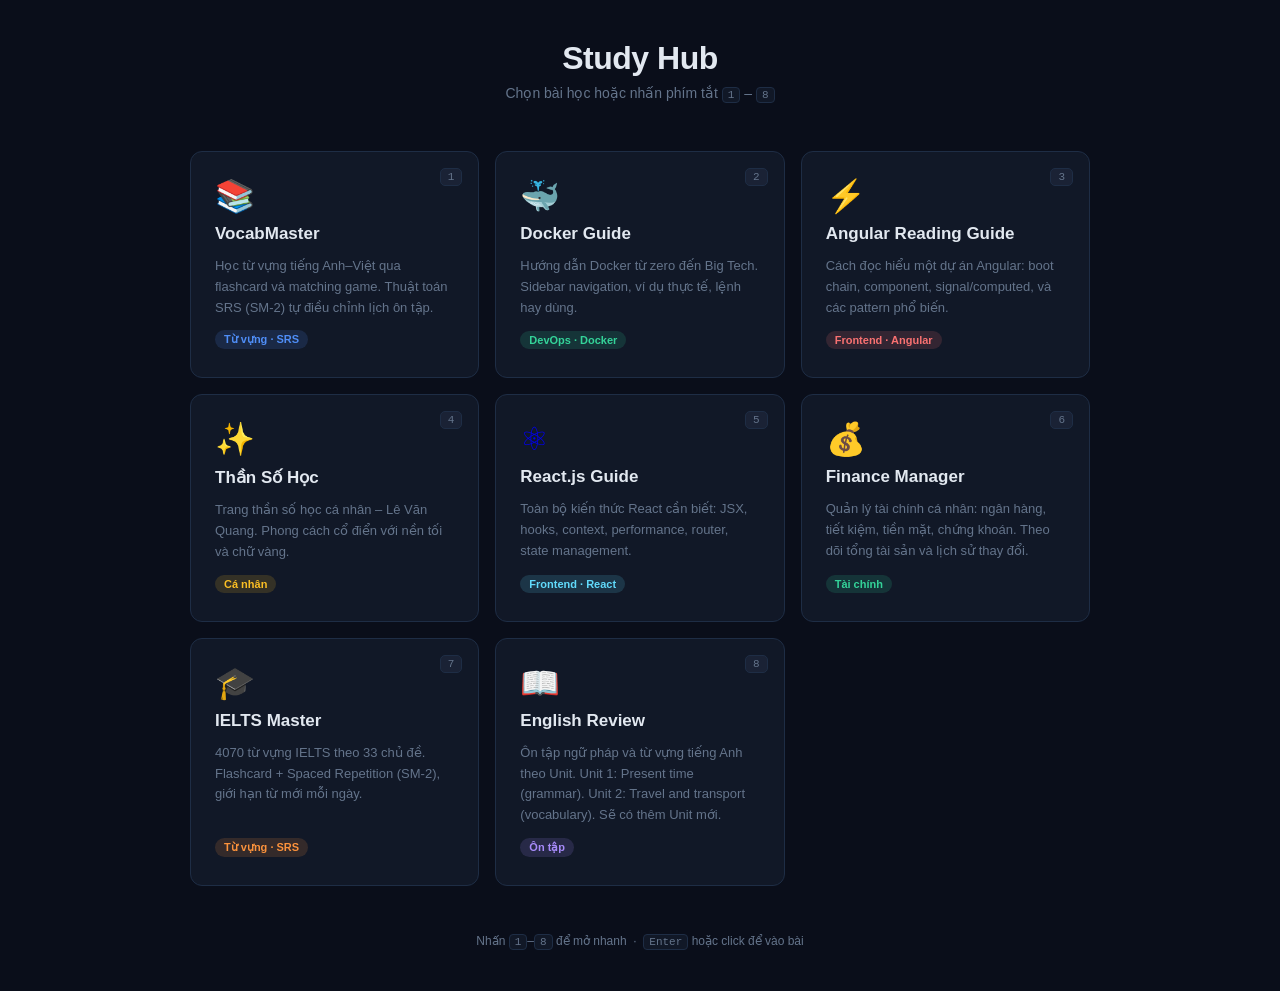
<file: index.html>
<!DOCTYPE html>
<html lang="vi">
<head>
<meta charset="UTF-8">
<meta name="viewport" content="width=device-width, initial-scale=1.0">
<title>Study Hub</title>
<link rel="icon" type="image/svg+xml" href="data:image/svg+xml,<svg xmlns='http://www.w3.org/2000/svg' viewBox='0 0 32 32'><rect width='32' height='32' rx='6' fill='%234f8ef7'/><text x='16' y='23' font-size='20' text-anchor='middle' font-family='serif'>🐙</text></svg>">
<style>
:root {
  --bg:       #0a0e1a;
  --surface:  #111827;
  --surface2: #1a2235;
  --border:   #1e2d45;
  --text:     #e2e8f0;
  --muted:    #64748b;
  --accent:   #4f8ef7;
  --green:    #34d399;
  --purple:   #a78bfa;
  --gold:     #fbbf24;
  --red:      #f87171;
}

* { box-sizing: border-box; margin: 0; padding: 0; }

body {
  font-family: -apple-system, BlinkMacSystemFont, 'Segoe UI', sans-serif;
  background: var(--bg);
  color: var(--text);
  min-height: 100vh;
  display: flex;
  flex-direction: column;
  align-items: center;
  justify-content: center;
  padding: 40px 20px;
}

header {
  text-align: center;
  margin-bottom: 48px;
}

header h1 {
  font-size: 32px;
  font-weight: 700;
  letter-spacing: -0.5px;
  color: var(--text);
}

header p {
  margin-top: 8px;
  color: var(--muted);
  font-size: 14px;
}

.grid {
  display: grid;
  grid-template-columns: repeat(auto-fit, minmax(260px, 1fr));
  gap: 16px;
  width: 100%;
  max-width: 900px;
}

.card {
  background: var(--surface);
  border: 1px solid var(--border);
  border-radius: 12px;
  padding: 28px 24px;
  cursor: pointer;
  text-decoration: none;
  display: flex;
  flex-direction: column;
  gap: 12px;
  transition: border-color .2s, transform .15s, box-shadow .2s;
  position: relative;
  outline: none;
}

.card:hover, .card:focus {
  border-color: var(--card-color);
  transform: translateY(-3px);
  box-shadow: 0 8px 32px rgba(0,0,0,0.4);
}

.card:active {
  transform: translateY(0);
}

.card-icon {
  font-size: 32px;
  line-height: 1;
}

.card-title {
  font-size: 17px;
  font-weight: 600;
  color: var(--text);
}

.card-desc {
  font-size: 13px;
  color: var(--muted);
  line-height: 1.6;
  flex: 1;
}

.card-key {
  position: absolute;
  top: 16px;
  right: 16px;
  font-size: 11px;
  color: var(--muted);
  background: var(--surface2);
  border: 1px solid var(--border);
  border-radius: 5px;
  padding: 2px 7px;
  font-family: monospace;
}

.card-tag {
  display: inline-block;
  font-size: 11px;
  padding: 3px 9px;
  border-radius: 20px;
  font-weight: 600;
  background: color-mix(in srgb, var(--card-color) 15%, transparent);
  color: var(--card-color);
  width: fit-content;
}

footer {
  margin-top: 48px;
  color: var(--muted);
  font-size: 12px;
  text-align: center;
}

kbd {
  display: inline-block;
  background: var(--surface);
  border: 1px solid var(--border);
  border-radius: 4px;
  padding: 1px 5px;
  font-size: 11px;
  font-family: monospace;
}
</style>
</head>
<body>

<header>
  <h1>Study Hub</h1>
  <p>Chọn bài học hoặc nhấn phím tắt <kbd>1</kbd> – <kbd>8</kbd></p>
</header>

<div class="grid">

  <a class="card" href="vocabmaster.html" style="--card-color: #4f8ef7" tabindex="1" data-key="1">
    <span class="card-key">1</span>
    <div class="card-icon">📚</div>
    <div class="card-title">VocabMaster</div>
    <div class="card-desc">Học từ vựng tiếng Anh–Việt qua flashcard và matching game. Thuật toán SRS (SM-2) tự điều chỉnh lịch ôn tập.</div>
    <span class="card-tag">Từ vựng · SRS</span>
  </a>

  <a class="card" href="docker-guide.html" style="--card-color: #34d399" tabindex="2" data-key="2">
    <span class="card-key">2</span>
    <div class="card-icon">🐳</div>
    <div class="card-title">Docker Guide</div>
    <div class="card-desc">Hướng dẫn Docker từ zero đến Big Tech. Sidebar navigation, ví dụ thực tế, lệnh hay dùng.</div>
    <span class="card-tag">DevOps · Docker</span>
  </a>

  <a class="card" href="angular-reading-guide.html" style="--card-color: #f87171" tabindex="3" data-key="3">
    <span class="card-key">3</span>
    <div class="card-icon">⚡</div>
    <div class="card-title">Angular Reading Guide</div>
    <div class="card-desc">Cách đọc hiểu một dự án Angular: boot chain, component, signal/computed, và các pattern phổ biến.</div>
    <span class="card-tag">Frontend · Angular</span>
  </a>

  <a class="card" href="than-so-hoc-le-van-quang.html" style="--card-color: #fbbf24" tabindex="4" data-key="4">
    <span class="card-key">4</span>
    <div class="card-icon">✨</div>
    <div class="card-title">Thần Số Học</div>
    <div class="card-desc">Trang thần số học cá nhân – Lê Văn Quang. Phong cách cổ điển với nền tối và chữ vàng.</div>
    <span class="card-tag">Cá nhân</span>
  </a>

  <a class="card" href="reactjs-guide.html" style="--card-color: #61dafb" tabindex="5" data-key="5">
    <span class="card-key">5</span>
    <div class="card-icon">⚛</div>
    <div class="card-title">React.js Guide</div>
    <div class="card-desc">Toàn bộ kiến thức React cần biết: JSX, hooks, context, performance, router, state management.</div>
    <span class="card-tag">Frontend · React</span>
  </a>

  <a class="card" href="finance-manager.html" style="--card-color: #34d399" tabindex="6" data-key="6">
    <span class="card-key">6</span>
    <div class="card-icon">💰</div>
    <div class="card-title">Finance Manager</div>
    <div class="card-desc">Quản lý tài chính cá nhân: ngân hàng, tiết kiệm, tiền mặt, chứng khoán. Theo dõi tổng tài sản và lịch sử thay đổi.</div>
    <span class="card-tag">Tài chính</span>
  </a>

  <a class="card" href="englishmaster.html" style="--card-color: #fb923c" tabindex="7" data-key="7">
    <span class="card-key">7</span>
    <div class="card-icon">🎓</div>
    <div class="card-title">IELTS Master</div>
    <div class="card-desc">4070 từ vựng IELTS theo 33 chủ đề. Flashcard + Spaced Repetition (SM-2), giới hạn từ mới mỗi ngày.</div>
    <span class="card-tag">Từ vựng · SRS</span>
  </a>

  <a class="card" href="english-review.html" style="--card-color: #a78bfa" tabindex="8" data-key="8">
    <span class="card-key">8</span>
    <div class="card-icon">📖</div>
    <div class="card-title">English Review</div>
    <div class="card-desc">Ôn tập ngữ pháp và từ vựng tiếng Anh theo Unit. Unit 1: Present time (grammar). Unit 2: Travel and transport (vocabulary). Sẽ có thêm Unit mới.</div>
    <span class="card-tag">Ôn tập</span>
  </a>

</div>

<footer>
  Nhấn <kbd>1</kbd>–<kbd>8</kbd> để mở nhanh &nbsp;·&nbsp; <kbd>Enter</kbd> hoặc click để vào bài
</footer>

<script>
document.addEventListener('keydown', e => {
  if (['1','2','3','4','5','6','7','8'].includes(e.key)) {
    const card = document.querySelector(`.card[data-key="${e.key}"]`);
    if (card) card.click();
  }
});
</script>

</body>
</html>
</file>
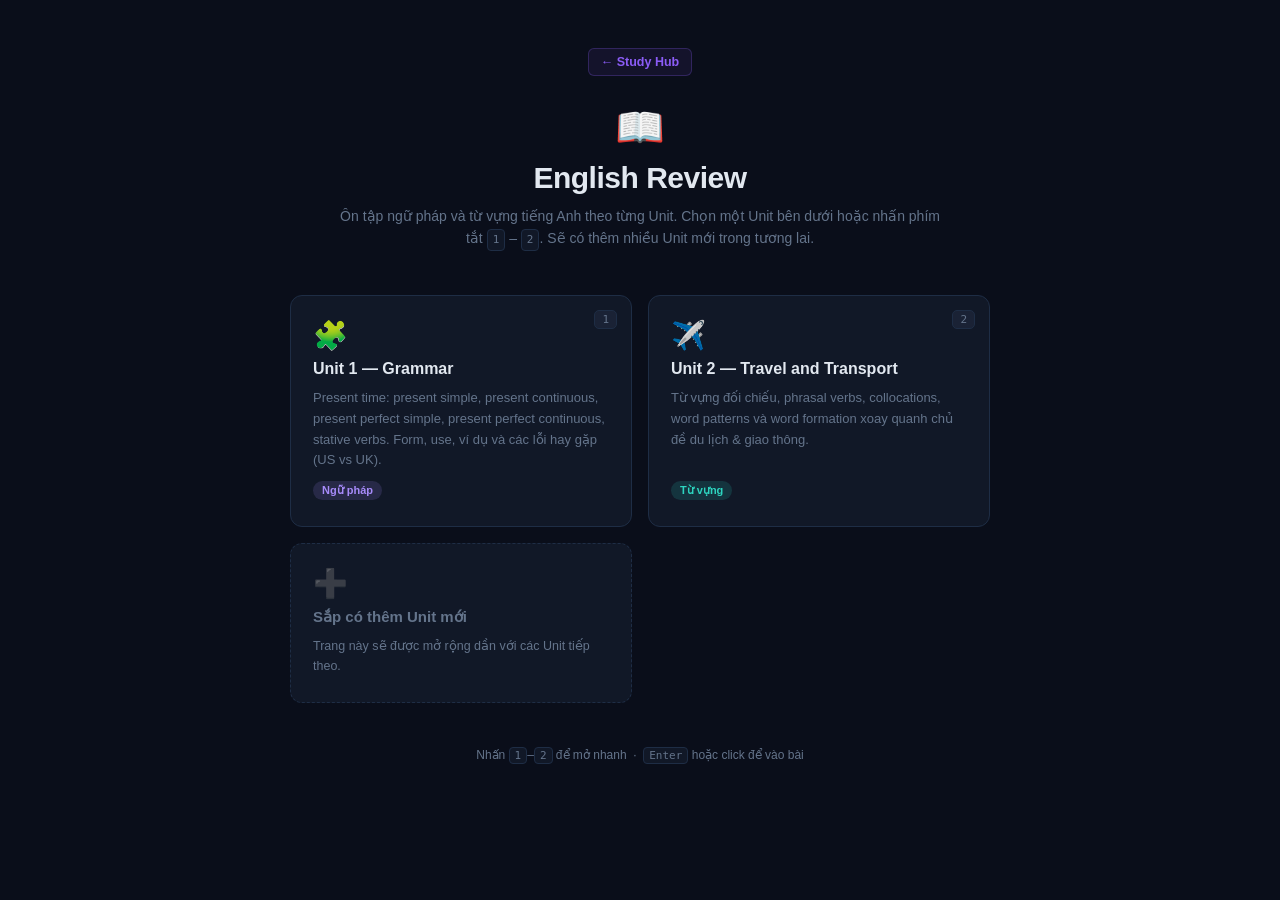
<file: english-review.html>
<!DOCTYPE html>
<html lang="vi">
<head>
<meta charset="UTF-8">
<meta name="viewport" content="width=device-width, initial-scale=1.0">
<title>English Review</title>
<link rel="icon" type="image/svg+xml" href="data:image/svg+xml,<svg xmlns='http://www.w3.org/2000/svg' viewBox='0 0 32 32'><rect width='32' height='32' rx='6' fill='%234f8ef7'/><text x='16' y='23' font-size='20' text-anchor='middle' font-family='serif'>🐙</text></svg>">
<style>
:root {
  --bg:       #0a0e1a;
  --surface:  #111827;
  --surface2: #1a2235;
  --border:   #1e2d45;
  --text:     #e2e8f0;
  --muted:    #64748b;
  --accent:   #8b5cf6;
  --green:    #34d399;
  --gold:     #fbbf24;
  --red:      #f87171;
}

* { box-sizing: border-box; margin: 0; padding: 0; }

body {
  font-family: -apple-system, BlinkMacSystemFont, 'Segoe UI', sans-serif;
  background: var(--bg);
  color: var(--text);
  min-height: 100vh;
  display: flex;
  flex-direction: column;
  align-items: center;
  padding: 48px 20px;
}

.home-btn {
  display: inline-flex;
  align-items: center;
  gap: 5px;
  margin-bottom: 28px;
  padding: 6px 12px;
  background: rgba(139,92,246,.08);
  border: 1px solid rgba(139,92,246,.25);
  border-radius: 6px;
  color: var(--accent);
  text-decoration: none;
  font-size: 12.5px;
  font-weight: 600;
  transition: background .15s, border-color .15s;
}
.home-btn:hover { background: rgba(139,92,246,.16); border-color: rgba(139,92,246,.5); }

header {
  text-align: center;
  margin-bottom: 44px;
  max-width: 620px;
}

header .icon { font-size: 40px; margin-bottom: 10px; }

header h1 {
  font-size: 30px;
  font-weight: 700;
  letter-spacing: -0.5px;
  color: var(--text);
}

header p {
  margin-top: 10px;
  color: var(--muted);
  font-size: 14px;
  line-height: 1.6;
}

.grid {
  display: grid;
  grid-template-columns: repeat(auto-fit, minmax(260px, 1fr));
  gap: 16px;
  width: 100%;
  max-width: 700px;
}

.card {
  background: var(--surface);
  border: 1px solid var(--border);
  border-radius: 12px;
  padding: 26px 22px;
  cursor: pointer;
  text-decoration: none;
  display: flex;
  flex-direction: column;
  gap: 10px;
  transition: border-color .2s, transform .15s, box-shadow .2s;
  position: relative;
  outline: none;
}

.card:hover, .card:focus {
  border-color: var(--card-color);
  transform: translateY(-3px);
  box-shadow: 0 8px 32px rgba(0,0,0,0.4);
}
.card:active { transform: translateY(0); }

.card-icon { font-size: 28px; line-height: 1; }
.card-title { font-size: 16px; font-weight: 600; color: var(--text); }
.card-desc { font-size: 13px; color: var(--muted); line-height: 1.6; flex: 1; }

.card-key {
  position: absolute;
  top: 14px;
  right: 14px;
  font-size: 11px;
  color: var(--muted);
  background: var(--surface2);
  border: 1px solid var(--border);
  border-radius: 5px;
  padding: 2px 7px;
  font-family: monospace;
}

.card-tag {
  display: inline-block;
  font-size: 11px;
  padding: 3px 9px;
  border-radius: 20px;
  font-weight: 600;
  background: color-mix(in srgb, var(--card-color) 15%, transparent);
  color: var(--card-color);
  width: fit-content;
}

.card-soon {
  background: var(--surface);
  border: 1px dashed var(--border);
  border-radius: 12px;
  padding: 26px 22px;
  display: flex;
  flex-direction: column;
  gap: 10px;
  align-items: flex-start;
  justify-content: center;
  color: var(--muted);
  min-height: 100%;
}
.card-soon .card-icon { opacity: .5; }
.card-soon .card-title { font-size: 15px; font-weight: 600; color: var(--muted); }
.card-soon .card-desc { font-size: 12.5px; }

footer {
  margin-top: 44px;
  color: var(--muted);
  font-size: 12px;
  text-align: center;
}

kbd {
  display: inline-block;
  background: var(--surface);
  border: 1px solid var(--border);
  border-radius: 4px;
  padding: 1px 5px;
  font-size: 11px;
  font-family: monospace;
}
</style>
</head>
<body>

<a class="home-btn" href="index.html">← Study Hub</a>

<header>
  <div class="icon">📖</div>
  <h1>English Review</h1>
  <p>Ôn tập ngữ pháp và từ vựng tiếng Anh theo từng Unit. Chọn một Unit bên dưới hoặc nhấn phím tắt <kbd>1</kbd> – <kbd>2</kbd>. Sẽ có thêm nhiều Unit mới trong tương lai.</p>
</header>

<div class="grid">

  <a class="card" href="english-review/unit-1-grammar.html" style="--card-color: #a78bfa" tabindex="1" data-key="1">
    <span class="card-key">1</span>
    <div class="card-icon">🧩</div>
    <div class="card-title">Unit 1 — Grammar</div>
    <div class="card-desc">Present time: present simple, present continuous, present perfect simple, present perfect continuous, stative verbs. Form, use, ví dụ và các lỗi hay gặp (US vs UK).</div>
    <span class="card-tag">Ngữ pháp</span>
  </a>

  <a class="card" href="english-review/unit-2-vocabulary.html" style="--card-color: #2dd4bf" tabindex="2" data-key="2">
    <span class="card-key">2</span>
    <div class="card-icon">✈️</div>
    <div class="card-title">Unit 2 — Travel and Transport</div>
    <div class="card-desc">Từ vựng đối chiếu, phrasal verbs, collocations, word patterns và word formation xoay quanh chủ đề du lịch &amp; giao thông.</div>
    <span class="card-tag">Từ vựng</span>
  </a>

  <div class="card-soon">
    <div class="card-icon">➕</div>
    <div class="card-title">Sắp có thêm Unit mới</div>
    <div class="card-desc">Trang này sẽ được mở rộng dần với các Unit tiếp theo.</div>
  </div>

</div>

<footer>
  Nhấn <kbd>1</kbd>–<kbd>2</kbd> để mở nhanh &nbsp;·&nbsp; <kbd>Enter</kbd> hoặc click để vào bài
</footer>

<script>
document.addEventListener('keydown', e => {
  if (['1','2'].includes(e.key)) {
    const card = document.querySelector(`.card[data-key="${e.key}"]`);
    if (card) card.click();
  }
});
</script>

</body>
</html>
</file>
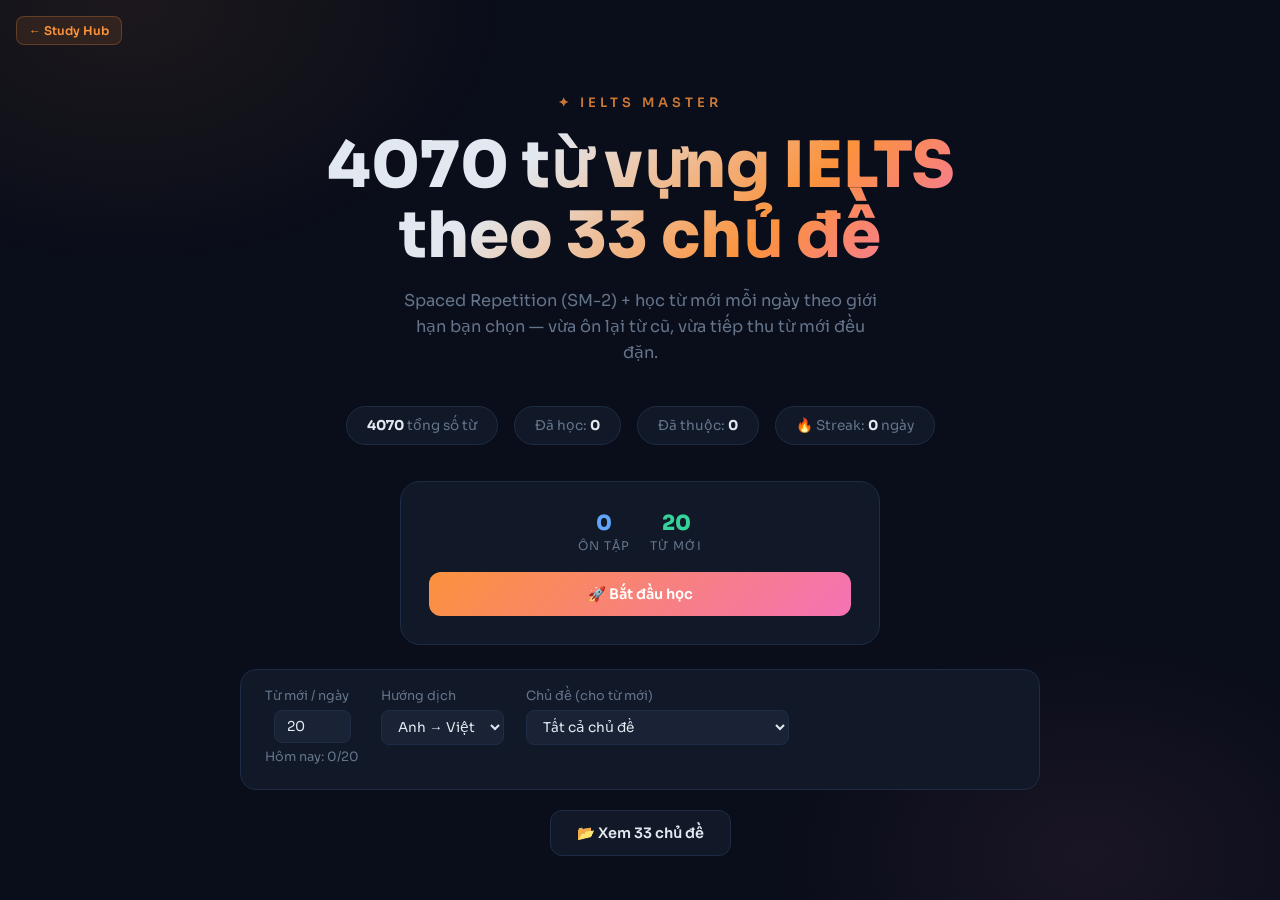
<file: englishmaster.html>
<!DOCTYPE html>
<html lang="vi">
<head>
<meta charset="UTF-8">
<meta name="viewport" content="width=device-width, initial-scale=1.0">
<title>IELTS Master — Từ vựng theo chủ đề</title>
<link rel="icon" type="image/svg+xml" href="data:image/svg+xml,<svg xmlns='http://www.w3.org/2000/svg' viewBox='0 0 32 32'><rect width='32' height='32' rx='6' fill='%23fb923c'/><text x='16' y='23' font-size='20' text-anchor='middle' font-family='serif'>🐙</text></svg>">
<link href="https://fonts.googleapis.com/css2?family=Sora:wght@300;400;600;700;800&family=JetBrains+Mono:wght@400;600&display=swap" rel="stylesheet">
<link rel="stylesheet" href="englishmaster/style.css">
</head>
<body>

<a class="hub-btn" href="index.html">← Study Hub</a>

<!-- HOME SCREEN -->
<div id="home" class="screen active">
  <div class="logo">✦ IELTS Master</div>
  <h1 class="hero">4070 từ vựng IELTS<br>theo 33 chủ đề</h1>
  <p class="hero-sub">Spaced Repetition (SM-2) + học từ mới mỗi ngày theo giới hạn bạn chọn — vừa ôn lại từ cũ, vừa tiếp thu từ mới đều đặn.</p>

  <div class="stats-row">
    <div class="stat-pill"><span id="stat-total">0</span> tổng số từ</div>
    <div class="stat-pill">Đã học: <span id="stat-learned">0</span></div>
    <div class="stat-pill">Đã thuộc: <span id="stat-mastered">0</span></div>
    <div class="stat-pill">🔥 Streak: <span id="stat-streak">0</span> ngày</div>
  </div>

  <div class="cta-card">
    <div class="cta-counts">
      <div class="review">
        <span class="n" id="due-count">0</span>
        <span class="lbl">Ôn tập</span>
      </div>
      <div class="new">
        <span class="n" id="new-count">0</span>
        <span class="lbl">Từ mới</span>
      </div>
    </div>
    <div class="cta-empty" id="cta-empty" style="display:none"></div>
    <button class="btn btn-primary" id="start-btn" onclick="startSession()" style="width:100%">🚀 Bắt đầu học</button>
    <button class="btn btn-ghost" id="more-new-btn" onclick="studyMore()" style="width:100%; margin-top:10px; display:none">+ Học thêm 10 từ mới</button>
  </div>

  <div class="settings-row">
    <div>
      <div class="config-label">Từ mới / ngày</div>
      <input type="number" id="new-per-day" min="1" max="200" value="20" onchange="onSettingsChange()">
      <div class="config-label" style="margin-top:6px">Hôm nay: <span id="new-today-of-limit">0/20</span></div>
    </div>
    <div>
      <div class="config-label">Hướng dịch</div>
      <select id="direction" onchange="onSettingsChange()">
        <option value="en-vi">Anh → Việt</option>
        <option value="vi-en">Việt → Anh</option>
        <option value="mix">Hỗn hợp</option>
      </select>
    </div>
    <div>
      <div class="config-label">Chủ đề (cho từ mới)</div>
      <select id="topic-filter" onchange="onSettingsChange()"></select>
    </div>
  </div>

  <div class="nav-row">
    <button class="btn btn-ghost" onclick="openTopics()">📂 Xem 33 chủ đề</button>
  </div>
</div>

<!-- TOPICS SCREEN -->
<div id="topics" class="screen">
  <div class="topics-header">
    <button class="back-btn" onclick="goHome()">← Về</button>
    <div class="topics-title">33 chủ đề IELTS</div>
    <input type="text" id="topic-search" placeholder="Tìm chủ đề..." oninput="renderTopics(this.value)">
  </div>
  <div class="topics-grid" id="topics-grid"></div>
</div>

<!-- FLASHCARD SCREEN -->
<div id="flash" class="screen">
  <div class="session-header">
    <button class="back-btn" onclick="goHome()">← Về</button>
    <div class="progress-wrap">
      <div class="progress-bar"><div class="progress-fill" id="flash-progress" style="width:0%"></div></div>
      <div class="progress-text" id="flash-counter">0 / 0</div>
    </div>
    <div class="streak-badge">🔥 <span id="flash-streak">0</span></div>
  </div>

  <div class="card-topic-pill" id="card-topic-pill"></div>

  <div class="card-scene" onclick="flipCard()" id="card-scene">
    <div class="card-3d" id="card-3d">
      <div class="card-face card-front">
        <span class="card-badge new" id="card-badge">🆕 Mới</span>
        <div class="card-hint" id="card-hint-front">Nhấn để xem nghĩa</div>
        <div class="card-term" id="card-term">ability</div>
        <div class="card-pron" id="card-pron">/əˈbɪləti/</div>
        <span class="card-number" id="card-num">1/20</span>
        <button class="tts-btn" onclick="event.stopPropagation(); speakWord()" title="Nghe phát âm">🔊</button>
      </div>
      <div class="card-face card-back">
        <div class="card-hint">Nghĩa tiếng Việt</div>
        <div class="card-def" id="card-def">khả năng, năng lực</div>
        <div class="card-pron" id="card-pron-back" style="margin-top:12px"></div>
        <span class="card-number" id="card-num-back">1/20</span>
        <button class="tts-btn" onclick="event.stopPropagation(); speakWord()" title="Nghe phát âm">🔊</button>
      </div>
    </div>
  </div>

  <div class="rating-row" id="rating-row" style="display:none">
    <button class="rating-btn again" onclick="rateCard(1)">😵 Quên<span class="label">Ôn lại ngay</span><span class="key">1</span></button>
    <button class="rating-btn hard" onclick="rateCard(3)">😓 Khó<span class="label">Ôn sớm</span><span class="key">2</span></button>
    <button class="rating-btn good" onclick="rateCard(4)">✅ Nhớ<span class="label">Đúng lịch</span><span class="key">3</span></button>
    <button class="rating-btn easy" onclick="rateCard(5)">😎 Dễ<span class="label">Ôn muộn hơn</span><span class="key">4</span></button>
  </div>
  <div class="reveal-hint" id="reveal-hint">Nhấn thẻ hoặc phím Space để lật</div>
</div>

<!-- RESULTS SCREEN -->
<div id="results" class="screen">
  <div class="trophy" id="trophy-emoji">🏆</div>
  <div class="result-title" id="result-title">Xuất sắc!</div>
  <div class="result-sub" id="result-sub">Phiên học hoàn thành</div>

  <div class="results-grid">
    <div class="result-stat">
      <div class="num" id="res-new" style="color:var(--green)">0</div>
      <div class="lbl">Từ mới</div>
    </div>
    <div class="result-stat">
      <div class="num" id="res-review" style="color:var(--blue)">0</div>
      <div class="lbl">Ôn tập</div>
    </div>
    <div class="result-stat">
      <div class="num" id="res-streak" style="color:var(--yellow)">0</div>
      <div class="lbl">Streak cao</div>
    </div>
  </div>

  <div class="btn-row">
    <button class="btn btn-primary" onclick="goHome(); startSession()">🔁 Học tiếp</button>
    <button class="btn btn-ghost" onclick="goHome()">🏠 Trang chủ</button>
  </div>
</div>

<div class="toast" id="toast"></div>

<script src="englishmaster/data.js"></script>
<script src="englishmaster/app.js"></script>
</body>
</html>
</file>
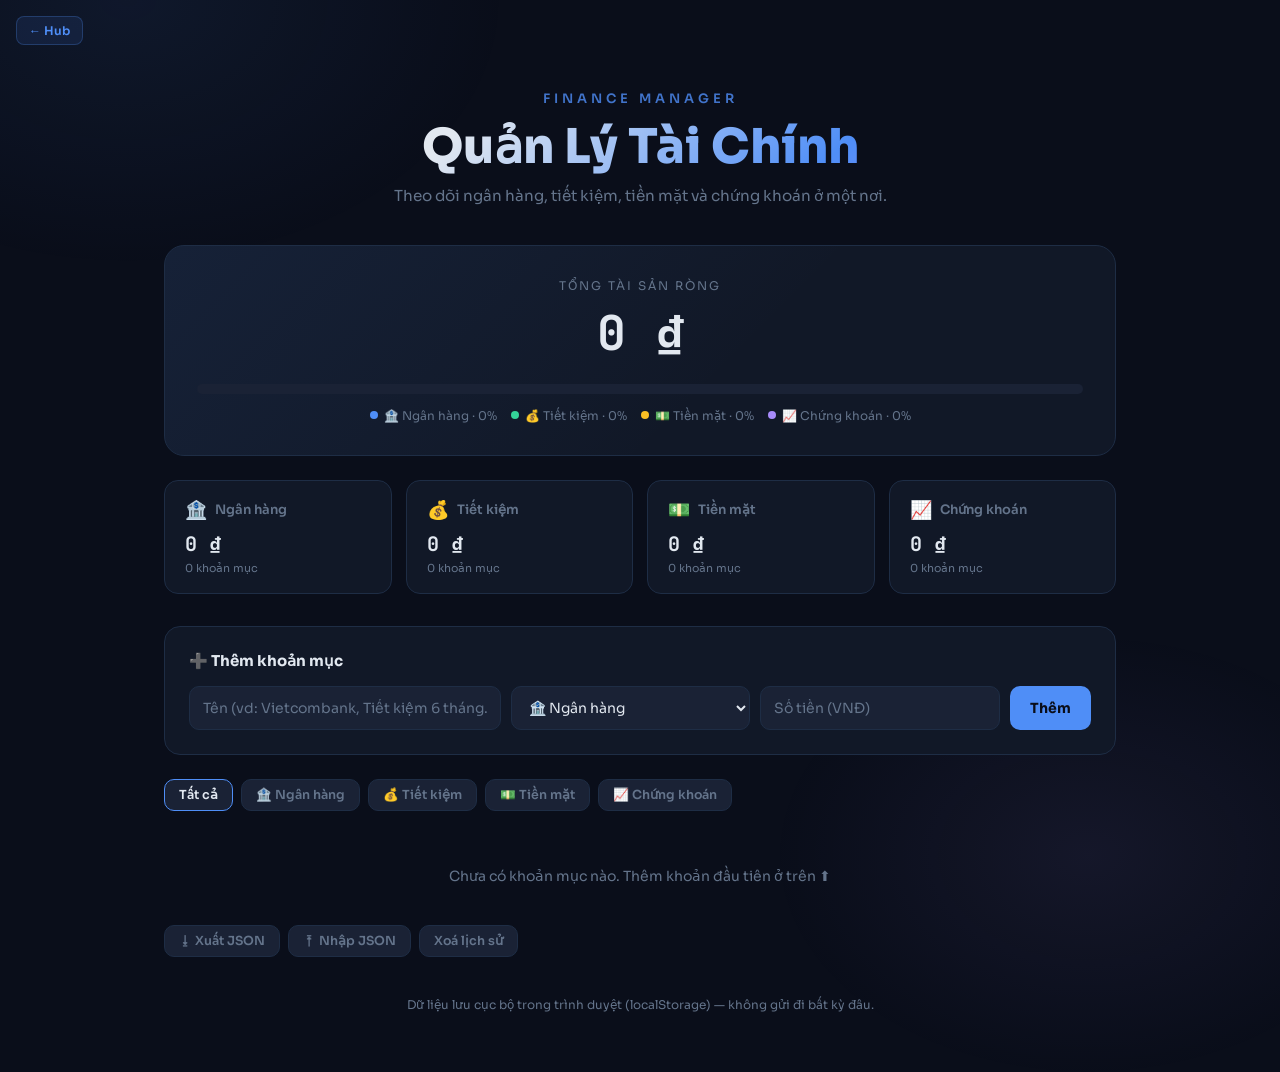
<file: finance-manager.html>
<!DOCTYPE html>
<html lang="vi">
<head>
<meta charset="UTF-8">
<meta name="viewport" content="width=device-width, initial-scale=1.0">
<title>Finance Manager — Quản Lý Tài Chính</title>
<link rel="icon" type="image/svg+xml" href="data:image/svg+xml,<svg xmlns='http://www.w3.org/2000/svg' viewBox='0 0 32 32'><rect width='32' height='32' rx='6' fill='%234f8ef7'/><text x='16' y='23' font-size='20' text-anchor='middle' font-family='serif'>🐙</text></svg>">
<link href="https://fonts.googleapis.com/css2?family=Sora:wght@300;400;600;700;800&family=JetBrains+Mono:wght@400;600&display=swap" rel="stylesheet">
<style>
:root {
  --bg: #0a0e1a;
  --surface: #111827;
  --surface2: #1a2235;
  --border: #1e2d45;
  --accent: #4f8ef7;
  --accent2: #a78bfa;
  --green: #34d399;
  --red: #f87171;
  --gold: #fbbf24;
  --purple: #a78bfa;
  --text: #e2e8f0;
  --muted: #64748b;
}

* { box-sizing: border-box; margin: 0; padding: 0; }

body {
  font-family: 'Sora', sans-serif;
  background: var(--bg);
  color: var(--text);
  min-height: 100vh;
  overflow-x: hidden;
}

body::before {
  content: '';
  position: fixed;
  top: -30%;
  left: -20%;
  width: 60%;
  height: 60%;
  background: radial-gradient(ellipse, rgba(79,142,247,0.08) 0%, transparent 70%);
  pointer-events: none;
  z-index: 0;
}
body::after {
  content: '';
  position: fixed;
  bottom: -20%;
  right: -10%;
  width: 50%;
  height: 50%;
  background: radial-gradient(ellipse, rgba(167,139,250,0.07) 0%, transparent 70%);
  pointer-events: none;
  z-index: 0;
}

.hub-btn {
  position: fixed;
  top: 16px;
  left: 16px;
  z-index: 999;
  display: inline-flex;
  align-items: center;
  gap: 5px;
  padding: 6px 12px;
  background: rgba(79,142,247,.1);
  border: 1px solid rgba(79,142,247,.25);
  border-radius: 8px;
  color: var(--accent);
  text-decoration: none;
  font-size: 12px;
  font-weight: 600;
  font-family: inherit;
  transition: background .15s, border-color .15s;
}
.hub-btn:hover { background: rgba(79,142,247,.2); border-color: rgba(79,142,247,.45); }

.wrap {
  position: relative;
  z-index: 1;
  max-width: 1000px;
  margin: 0 auto;
  padding: 90px 24px 60px;
}

header.page-head {
  text-align: center;
  margin-bottom: 40px;
}
.logo {
  font-size: 13px;
  font-weight: 600;
  letter-spacing: 4px;
  text-transform: uppercase;
  color: var(--accent);
  margin-bottom: 14px;
  opacity: 0.8;
}
h1.hero {
  font-size: clamp(2rem, 5vw, 3rem);
  font-weight: 800;
  line-height: 1.1;
  margin-bottom: 12px;
  background: linear-gradient(135deg, #e2e8f0 30%, var(--accent) 70%, var(--accent2) 100%);
  -webkit-background-clip: text;
  -webkit-text-fill-color: transparent;
  background-clip: text;
}
.hero-sub { color: var(--muted); font-size: 0.95rem; }

/* NET WORTH CARD */
.net-worth {
  background: var(--surface);
  border: 1px solid var(--border);
  border-radius: 20px;
  padding: 32px;
  margin-bottom: 24px;
  text-align: center;
  position: relative;
  overflow: hidden;
}
.net-worth::before {
  content: '';
  position: absolute;
  inset: 0;
  background: linear-gradient(135deg, rgba(79,142,247,0.08), transparent 60%);
}
.net-worth-label {
  font-size: 12px;
  letter-spacing: 2px;
  text-transform: uppercase;
  color: var(--muted);
  margin-bottom: 8px;
  position: relative;
}
.net-worth-amount {
  font-family: 'JetBrains Mono', monospace;
  font-size: clamp(1.8rem, 6vw, 3rem);
  font-weight: 700;
  color: var(--text);
  position: relative;
}
.net-worth-amount.negative { color: var(--red); }

/* allocation bar */
.alloc-bar {
  display: flex;
  height: 10px;
  border-radius: 100px;
  overflow: hidden;
  margin-top: 20px;
  background: var(--surface2);
  position: relative;
}
.alloc-seg { height: 100%; transition: width .3s ease; }

.alloc-legend {
  display: flex;
  flex-wrap: wrap;
  gap: 14px;
  justify-content: center;
  margin-top: 14px;
  position: relative;
}
.alloc-legend-item {
  display: flex;
  align-items: center;
  gap: 6px;
  font-size: 12px;
  color: var(--muted);
}
.alloc-dot { width: 8px; height: 8px; border-radius: 50%; }

/* SUMMARY CARDS */
.summary-grid {
  display: grid;
  grid-template-columns: repeat(auto-fit, minmax(200px, 1fr));
  gap: 14px;
  margin-bottom: 32px;
}
.summary-card {
  background: var(--surface);
  border: 1px solid var(--border);
  border-radius: 14px;
  padding: 18px 20px;
  cursor: pointer;
  transition: border-color .2s, transform .15s;
  position: relative;
}
.summary-card:hover { transform: translateY(-2px); }
.summary-card.active { border-color: var(--card-color); }
.summary-card-top {
  display: flex;
  align-items: center;
  gap: 8px;
  margin-bottom: 10px;
}
.summary-card-icon { font-size: 18px; }
.summary-card-title { font-size: 13px; font-weight: 600; color: var(--muted); }
.summary-card-amount {
  font-family: 'JetBrains Mono', monospace;
  font-size: 20px;
  font-weight: 700;
  color: var(--text);
}
.summary-card-count { font-size: 11px; color: var(--muted); margin-top: 4px; }

/* FORM */
.panel {
  background: var(--surface);
  border: 1px solid var(--border);
  border-radius: 16px;
  padding: 24px;
  margin-bottom: 24px;
}
.panel-title {
  font-size: 15px;
  font-weight: 700;
  margin-bottom: 16px;
  display: flex;
  align-items: center;
  gap: 8px;
}

.form-row {
  display: grid;
  grid-template-columns: 1.3fr 1fr 1fr auto;
  gap: 10px;
}
@media (max-width: 640px) {
  .form-row { grid-template-columns: 1fr 1fr; }
}

.form-row-extra {
  display: grid;
  grid-template-columns: 1fr 1fr;
  gap: 10px;
  margin-top: 10px;
}

input, select {
  background: var(--surface2);
  border: 1px solid var(--border);
  border-radius: 10px;
  padding: 11px 13px;
  color: var(--text);
  font-family: inherit;
  font-size: 14px;
  outline: none;
  transition: border-color .15s;
  width: 100%;
}
input:focus, select:focus { border-color: var(--accent); }
input::placeholder { color: var(--muted); }

select { cursor: pointer; }

button {
  font-family: inherit;
  cursor: pointer;
  border: none;
  border-radius: 10px;
}
.btn-primary {
  background: var(--accent);
  color: #0a0e1a;
  font-weight: 700;
  font-size: 14px;
  padding: 11px 20px;
  white-space: nowrap;
  transition: opacity .15s;
}
.btn-primary:hover { opacity: 0.88; }

/* LIST */
.list-group { margin-bottom: 18px; }
.list-group-head {
  display: flex;
  align-items: center;
  gap: 8px;
  font-size: 13px;
  font-weight: 700;
  color: var(--muted);
  margin: 22px 0 10px;
  padding-left: 2px;
}
.list-group-head .dot { width: 8px; height: 8px; border-radius: 50%; }

.item-row {
  display: flex;
  align-items: center;
  gap: 14px;
  background: var(--surface);
  border: 1px solid var(--border);
  border-radius: 12px;
  padding: 14px 16px;
  margin-bottom: 8px;
  transition: border-color .15s;
}
.item-row:hover { border-color: var(--accent); }
.item-icon {
  font-size: 20px;
  width: 36px;
  height: 36px;
  border-radius: 10px;
  display: flex;
  align-items: center;
  justify-content: center;
  flex-shrink: 0;
}
.item-info { flex: 1; min-width: 0; }
.item-name { font-weight: 600; font-size: 14.5px; }
.item-note { font-size: 12px; color: var(--muted); margin-top: 2px; }

.item-edit-form {
  flex: 1;
  display: flex;
  flex-direction: column;
  gap: 8px;
  min-width: 0;
}
.item-edit-row {
  display: grid;
  grid-template-columns: 1.3fr 1fr 1fr;
  gap: 8px;
}
.item-edit-extra {
  display: grid;
  grid-template-columns: 1fr 1fr;
  gap: 8px;
}
@media (max-width: 640px) {
  .item-edit-row, .item-edit-extra { grid-template-columns: 1fr 1fr; }
}
.item-edit-form input, .item-edit-form select { font-size: 13px; padding: 9px 11px; }
.item-amount {
  font-family: 'JetBrains Mono', monospace;
  font-weight: 700;
  font-size: 15px;
  cursor: text;
  padding: 4px 8px;
  border-radius: 6px;
  border: 1px solid transparent;
  text-align: right;
  min-width: 110px;
}
.item-amount:hover, .item-amount:focus { border-color: var(--border); background: var(--surface2); outline: none; }
.item-amount-block {
  display: flex;
  align-items: center;
  gap: 12px;
  flex-wrap: wrap;
  justify-content: flex-end;
}
.item-maturity {
  font-family: 'JetBrains Mono', monospace;
  font-size: 12.5px;
  color: var(--muted);
  white-space: nowrap;
}
.item-maturity .arrow { margin: 0 4px; color: var(--muted); }
.item-maturity b { color: var(--green); font-weight: 700; }
.item-maturity.overdue { color: var(--gold); }
.item-maturity.overdue b { color: var(--gold); }
.item-actions { display: flex; gap: 6px; }
.icon-btn {
  background: transparent;
  color: var(--muted);
  width: 30px;
  height: 30px;
  border-radius: 8px;
  display: flex;
  align-items: center;
  justify-content: center;
  font-size: 15px;
  transition: background .15s, color .15s;
}
.icon-btn:hover { background: var(--surface2); color: var(--text); }
.icon-btn.danger:hover { color: var(--red); }

.empty-state {
  text-align: center;
  padding: 40px 20px;
  color: var(--muted);
  font-size: 14px;
}

/* ACTIVITY LOG */
.log-item {
  display: flex;
  justify-content: space-between;
  gap: 10px;
  font-size: 12.5px;
  color: var(--muted);
  padding: 8px 0;
  border-bottom: 1px solid var(--border);
}
.log-item:last-child { border-bottom: none; }
.log-item .log-main { color: var(--text); }
.log-item .log-time { flex-shrink: 0; white-space: nowrap; }

.toolbar {
  display: flex;
  gap: 8px;
  margin-bottom: 16px;
  flex-wrap: wrap;
}
.toolbar button {
  background: var(--surface2);
  border: 1px solid var(--border);
  color: var(--muted);
  font-size: 12.5px;
  font-weight: 600;
  padding: 7px 14px;
  transition: color .15s, border-color .15s;
}
.toolbar button:hover, .toolbar button.active { color: var(--text); border-color: var(--accent); }

footer.page-foot {
  text-align: center;
  color: var(--muted);
  font-size: 12px;
  margin-top: 40px;
}
</style>
</head>
<body>

<a class="hub-btn" href="index.html">← Hub</a>

<div class="wrap">

  <header class="page-head">
    <div class="logo">Finance Manager</div>
    <h1 class="hero">Quản Lý Tài Chính</h1>
    <p class="hero-sub">Theo dõi ngân hàng, tiết kiệm, tiền mặt và chứng khoán ở một nơi.</p>
  </header>

  <div class="net-worth">
    <div class="net-worth-label">Tổng tài sản ròng</div>
    <div class="net-worth-amount" id="netWorth">0 ₫</div>
    <div class="alloc-bar" id="allocBar"></div>
    <div class="alloc-legend" id="allocLegend"></div>
  </div>

  <div class="summary-grid" id="summaryGrid"></div>

  <div class="panel">
    <div class="panel-title">➕ Thêm khoản mục</div>
    <div class="form-row">
      <input type="text" id="inputName" placeholder="Tên (vd: Vietcombank, Tiết kiệm 6 tháng...)">
      <select id="inputType">
        <option value="bank">🏦 Ngân hàng</option>
        <option value="saving">💰 Tiết kiệm</option>
        <option value="cash">💵 Tiền mặt</option>
        <option value="stock">📈 Chứng khoán</option>
      </select>
      <input type="number" id="inputAmount" placeholder="Số tiền (VNĐ)" step="1000">
      <button class="btn-primary" id="btnAdd">Thêm</button>
    </div>
    <div class="form-row-extra" id="savingExtra" style="display:none;">
      <input type="number" id="inputRate" placeholder="Lãi suất (%/năm)" step="0.1">
      <input type="date" id="inputEndDate" title="Ngày đáo hạn">
    </div>
  </div>

  <div class="toolbar" id="filterBar">
    <button data-filter="all" class="active">Tất cả</button>
    <button data-filter="bank">🏦 Ngân hàng</button>
    <button data-filter="saving">💰 Tiết kiệm</button>
    <button data-filter="cash">💵 Tiền mặt</button>
    <button data-filter="stock">📈 Chứng khoán</button>
  </div>

  <div id="listContainer"></div>

  <div class="panel" id="logPanel" style="display:none;">
    <div class="panel-title">🕘 Hoạt động gần đây</div>
    <div id="logList"></div>
  </div>

  <div class="toolbar">
    <button id="btnExport">⭳ Xuất JSON</button>
    <button id="btnImport">⭱ Nhập JSON</button>
    <button id="btnClearLog">Xoá lịch sử</button>
    <input type="file" id="fileImport" accept="application/json" style="display:none;">
  </div>

  <footer class="page-foot">Dữ liệu lưu cục bộ trong trình duyệt (localStorage) — không gửi đi bất kỳ đâu.</footer>

</div>

<script>
const STORAGE_KEY = 'finance_data';
const LOG_KEY = 'finance_log';

const TYPES = {
  bank:   { label: 'Ngân hàng',    icon: '🏦', color: '#4f8ef7' },
  saving: { label: 'Tiết kiệm',    icon: '💰', color: '#34d399' },
  cash:   { label: 'Tiền mặt',     icon: '💵', color: '#fbbf24' },
  stock:  { label: 'Chứng khoán',  icon: '📈', color: '#a78bfa' },
};

let items = [];
let log = [];
let activeFilter = 'all';
let editingId = null;

function loadData() {
  try { items = JSON.parse(localStorage.getItem(STORAGE_KEY)) || []; }
  catch { items = []; }
  try { log = JSON.parse(localStorage.getItem(LOG_KEY)) || []; }
  catch { log = []; }
}
function saveData() { localStorage.setItem(STORAGE_KEY, JSON.stringify(items)); }
function saveLog() { localStorage.setItem(LOG_KEY, JSON.stringify(log)); }

function addLog(text) {
  log.unshift({ text, time: Date.now() });
  log = log.slice(0, 50);
  saveLog();
  renderLog();
}

function fmtMoney(n) {
  return new Intl.NumberFormat('vi-VN').format(Math.round(n)) + ' ₫';
}

function fmtTime(ts) {
  const d = new Date(ts);
  return d.toLocaleDateString('vi-VN') + ' ' + d.toLocaleTimeString('vi-VN', { hour: '2-digit', minute: '2-digit' });
}

function fmtDate(isoDate) {
  return new Date(isoDate + 'T00:00:00').toLocaleDateString('vi-VN');
}

function isOverdue(isoDate) {
  return new Date(isoDate + 'T00:00:00') < new Date(new Date().toDateString());
}

function savingDetails(it) {
  const parts = [];
  if (it.rate !== undefined && it.rate !== null && it.rate !== '') parts.push(`Lãi suất ${it.rate}%/năm`);
  return parts.join(' · ');
}

function maturityValue(it) {
  const rate = (it.rate !== undefined && it.rate !== null && it.rate !== '') ? it.rate : 0;
  const end = new Date(it.endDate + 'T00:00:00');
  const start = new Date(new Date().toDateString());
  const days = Math.max((end - start) / 86400000, 0);
  const years = days / 365;
  return it.amount * (1 + (rate / 100) * years);
}

function uid() { return Date.now().toString(36) + Math.random().toString(36).slice(2, 7); }

function totalsByType() {
  const totals = {};
  for (const key of Object.keys(TYPES)) totals[key] = { sum: 0, count: 0 };
  for (const it of items) {
    totals[it.type].sum += it.amount;
    totals[it.type].count += 1;
  }
  return totals;
}

function render() {
  const totals = totalsByType();
  const grandTotal = Object.values(totals).reduce((a, t) => a + t.sum, 0);

  const netWorthEl = document.getElementById('netWorth');
  netWorthEl.textContent = fmtMoney(grandTotal);
  netWorthEl.classList.toggle('negative', grandTotal < 0);

  // allocation bar (only positive contributions shown proportionally)
  const positiveSum = Object.entries(totals).reduce((a, [, t]) => a + Math.max(t.sum, 0), 0);
  const allocBar = document.getElementById('allocBar');
  const allocLegend = document.getElementById('allocLegend');
  allocBar.innerHTML = '';
  allocLegend.innerHTML = '';
  for (const [key, meta] of Object.entries(TYPES)) {
    const t = totals[key];
    const pct = positiveSum > 0 ? (Math.max(t.sum, 0) / positiveSum) * 100 : 0;
    if (pct > 0) {
      const seg = document.createElement('div');
      seg.className = 'alloc-seg';
      seg.style.width = pct + '%';
      seg.style.background = meta.color;
      allocBar.appendChild(seg);
    }
    const legendItem = document.createElement('div');
    legendItem.className = 'alloc-legend-item';
    legendItem.innerHTML = `<span class="alloc-dot" style="background:${meta.color}"></span>${meta.icon} ${meta.label} · ${pct.toFixed(0)}%`;
    allocLegend.appendChild(legendItem);
  }

  // summary cards
  const summaryGrid = document.getElementById('summaryGrid');
  summaryGrid.innerHTML = '';
  for (const [key, meta] of Object.entries(TYPES)) {
    const t = totals[key];
    const card = document.createElement('div');
    card.className = 'summary-card' + (activeFilter === key ? ' active' : '');
    card.style.setProperty('--card-color', meta.color);
    card.dataset.filter = key;
    card.innerHTML = `
      <div class="summary-card-top">
        <span class="summary-card-icon">${meta.icon}</span>
        <span class="summary-card-title">${meta.label}</span>
      </div>
      <div class="summary-card-amount">${fmtMoney(t.sum)}</div>
      <div class="summary-card-count">${t.count} khoản mục</div>
    `;
    card.addEventListener('click', () => setFilter(activeFilter === key ? 'all' : key));
    summaryGrid.appendChild(card);
  }

  renderList();
}

function setFilter(f) {
  activeFilter = f;
  document.querySelectorAll('#filterBar button').forEach(b => b.classList.toggle('active', b.dataset.filter === f));
  render();
}

function renderList() {
  const container = document.getElementById('listContainer');
  container.innerHTML = '';

  const filtered = activeFilter === 'all' ? items : items.filter(it => it.type === activeFilter);

  if (filtered.length === 0) {
    container.innerHTML = '<div class="empty-state">Chưa có khoản mục nào. Thêm khoản đầu tiên ở trên ⬆</div>';
    return;
  }

  const groups = activeFilter === 'all'
    ? Object.keys(TYPES).map(key => [key, items.filter(it => it.type === key)]).filter(([, arr]) => arr.length)
    : [[activeFilter, filtered]];

  for (const [typeKey, arr] of groups) {
    const meta = TYPES[typeKey];
    const groupEl = document.createElement('div');
    groupEl.className = 'list-group';
    groupEl.innerHTML = `<div class="list-group-head"><span class="dot" style="background:${meta.color}"></span>${meta.icon} ${meta.label}</div>`;

    for (const it of arr) {
      const row = document.createElement('div');
      row.className = 'item-row';

      if (it.id === editingId) {
        const typeOptions = Object.entries(TYPES)
          .map(([key, m]) => `<option value="${key}" ${key === it.type ? 'selected' : ''}>${m.icon} ${m.label}</option>`)
          .join('');
        row.innerHTML = `
          <div class="item-icon" style="background:${meta.color}22;color:${meta.color}">${meta.icon}</div>
          <div class="item-edit-form">
            <div class="item-edit-row">
              <input type="text" class="edit-name" value="${escapeAttr(it.name)}" placeholder="Tên">
              <select class="edit-type">${typeOptions}</select>
              <input type="number" class="edit-amount" value="${it.amount}" step="1000" placeholder="Số tiền">
            </div>
            <div class="item-edit-extra" style="display:${it.type === 'saving' ? 'grid' : 'none'}">
              <input type="number" class="edit-rate" value="${it.rate ?? ''}" step="0.1" placeholder="Lãi suất (%/năm)">
              <input type="date" class="edit-enddate" value="${it.endDate ?? ''}" title="Ngày đáo hạn">
            </div>
          </div>
          <div class="item-actions">
            <button class="icon-btn" data-action="save-edit" data-id="${it.id}" title="Lưu">✓</button>
            <button class="icon-btn danger" data-action="cancel-edit" data-id="${it.id}" title="Huỷ">✕</button>
          </div>
        `;
      } else {
        const detail = it.type === 'saving' ? savingDetails(it) : '';
        const hasEndDate = it.type === 'saving' && it.endDate;
        const overdue = hasEndDate && isOverdue(it.endDate);
        const maturityHtml = hasEndDate ? `
          <div class="item-maturity${overdue ? ' overdue' : ''}">
            ${overdue ? 'Đã đáo hạn' : 'Đáo hạn'} ${fmtDate(it.endDate)}<span class="arrow">→</span><b>${fmtMoney(maturityValue(it))}</b>
          </div>` : '';
        row.innerHTML = `
          <div class="item-icon" style="background:${meta.color}22;color:${meta.color}">${meta.icon}</div>
          <div class="item-info">
            <div class="item-name">${escapeHtml(it.name)}</div>
            <div class="item-note">${detail ? detail + ' · ' : ''}Cập nhật ${fmtTime(it.updatedAt)}</div>
          </div>
          <div class="item-amount-block">
            <div class="item-amount" contenteditable="true" data-id="${it.id}" spellcheck="false">${fmtMoney(it.amount)}</div>
            ${maturityHtml}
          </div>
          <div class="item-actions">
            <button class="icon-btn" data-action="edit" data-id="${it.id}" title="Sửa">✏️</button>
            <button class="icon-btn danger" data-action="delete" data-id="${it.id}" title="Xoá">🗑</button>
          </div>
        `;
      }
      groupEl.appendChild(row);
    }
    container.appendChild(groupEl);
  }

  container.querySelectorAll('.item-amount').forEach(el => {
    el.addEventListener('blur', onAmountEdit);
    el.addEventListener('keydown', e => {
      if (e.key === 'Enter') { e.preventDefault(); el.blur(); }
    });
  });
  container.querySelectorAll('[data-action="delete"]').forEach(el => {
    el.addEventListener('click', () => deleteItem(el.dataset.id));
  });
  container.querySelectorAll('[data-action="edit"]').forEach(el => {
    el.addEventListener('click', () => { editingId = el.dataset.id; renderList(); });
  });
  container.querySelectorAll('[data-action="cancel-edit"]').forEach(el => {
    el.addEventListener('click', () => { editingId = null; renderList(); });
  });
  container.querySelectorAll('[data-action="save-edit"]').forEach(el => {
    el.addEventListener('click', () => saveEdit(el.dataset.id, el.closest('.item-row')));
  });
  container.querySelectorAll('.item-edit-row .edit-type').forEach(el => {
    el.addEventListener('change', () => {
      const extra = el.closest('.item-edit-form').querySelector('.item-edit-extra');
      extra.style.display = el.value === 'saving' ? 'grid' : 'none';
    });
  });
}

function escapeHtml(s) {
  const div = document.createElement('div');
  div.textContent = s;
  return div.innerHTML;
}

function escapeAttr(s) {
  return String(s).replace(/&/g, '&amp;').replace(/"/g, '&quot;').replace(/</g, '&lt;').replace(/>/g, '&gt;');
}

function onAmountEdit(e) {
  const el = e.target;
  const id = el.dataset.id;
  const raw = el.textContent.replace(/[^\d-]/g, '');
  const value = parseFloat(raw);
  const it = items.find(i => i.id === id);
  if (!it) return;
  if (isNaN(value)) { el.textContent = fmtMoney(it.amount); return; }
  if (value !== it.amount) {
    const old = it.amount;
    it.amount = value;
    it.updatedAt = Date.now();
    saveData();
    addLog(`Cập nhật <b>${escapeHtml(it.name)}</b>: ${fmtMoney(old)} → ${fmtMoney(value)}`);
  }
  render();
}

function saveEdit(id, rowEl) {
  const it = items.find(i => i.id === id);
  if (!it) return;

  const name = rowEl.querySelector('.edit-name').value.trim();
  const type = rowEl.querySelector('.edit-type').value;
  const amount = parseFloat(rowEl.querySelector('.edit-amount').value);
  const rateRaw = rowEl.querySelector('.edit-rate').value;
  const endDateRaw = rowEl.querySelector('.edit-enddate').value;

  if (!name || isNaN(amount)) return;

  const oldAmount = it.amount;
  it.name = name;
  it.type = type;
  it.amount = amount;
  if (type === 'saving') {
    it.rate = rateRaw !== '' ? parseFloat(rateRaw) : undefined;
    it.endDate = endDateRaw || undefined;
  } else {
    delete it.rate;
    delete it.endDate;
  }
  it.updatedAt = Date.now();

  editingId = null;
  saveData();
  addLog(`Sửa <b>${escapeHtml(name)}</b>: ${fmtMoney(oldAmount)} → ${fmtMoney(amount)}`);
  render();
}

function deleteItem(id) {
  const it = items.find(i => i.id === id);
  if (!it) return;
  if (!confirm(`Xoá "${it.name}"?`)) return;
  items = items.filter(i => i.id !== id);
  saveData();
  addLog(`Xoá <b>${escapeHtml(it.name)}</b> (${fmtMoney(it.amount)})`);
  render();
}

function addItem() {
  const nameEl = document.getElementById('inputName');
  const typeEl = document.getElementById('inputType');
  const amountEl = document.getElementById('inputAmount');
  const rateEl = document.getElementById('inputRate');
  const endDateEl = document.getElementById('inputEndDate');

  const name = nameEl.value.trim();
  const type = typeEl.value;
  const amount = parseFloat(amountEl.value);

  if (!name) { nameEl.focus(); return; }
  if (isNaN(amount)) { amountEl.focus(); return; }

  const it = { id: uid(), name, type, amount, updatedAt: Date.now() };
  if (type === 'saving') {
    if (rateEl.value !== '') it.rate = parseFloat(rateEl.value);
    if (endDateEl.value) it.endDate = endDateEl.value;
  }
  items.push(it);
  saveData();
  const detail = type === 'saving' ? savingDetails(it) : '';
  addLog(`Thêm <b>${escapeHtml(name)}</b> (${TYPES[type].label}): ${fmtMoney(amount)}${detail ? ' · ' + detail : ''}`);

  nameEl.value = '';
  amountEl.value = '';
  rateEl.value = '';
  endDateEl.value = '';
  nameEl.focus();
  render();
}

function renderLog() {
  const logPanel = document.getElementById('logPanel');
  const logList = document.getElementById('logList');
  if (log.length === 0) { logPanel.style.display = 'none'; return; }
  logPanel.style.display = '';
  logList.innerHTML = log.map(l => `
    <div class="log-item">
      <span class="log-main">${l.text}</span>
      <span class="log-time">${fmtTime(l.time)}</span>
    </div>
  `).join('');
}

function exportData() {
  const blob = new Blob([JSON.stringify({ items, log }, null, 2)], { type: 'application/json' });
  const url = URL.createObjectURL(blob);
  const a = document.createElement('a');
  a.href = url;
  a.download = `finance-data-${new Date().toISOString().slice(0, 10)}.json`;
  a.click();
  URL.revokeObjectURL(url);
}

function importData(file) {
  const reader = new FileReader();
  reader.onload = () => {
    try {
      const data = JSON.parse(reader.result);
      if (Array.isArray(data.items)) {
        items = data.items;
        log = Array.isArray(data.log) ? data.log : log;
        saveData();
        saveLog();
        addLog('Nhập dữ liệu từ file JSON');
        render();
        renderLog();
      } else {
        alert('File không hợp lệ.');
      }
    } catch {
      alert('Không đọc được file JSON.');
    }
  };
  reader.readAsText(file);
}

function init() {
  loadData();
  render();
  renderLog();

  document.getElementById('btnAdd').addEventListener('click', addItem);
  [document.getElementById('inputName'), document.getElementById('inputAmount')].forEach(el => {
    el.addEventListener('keydown', e => { if (e.key === 'Enter') addItem(); });
  });

  document.getElementById('inputType').addEventListener('change', e => {
    document.getElementById('savingExtra').style.display = e.target.value === 'saving' ? 'grid' : 'none';
  });

  document.getElementById('filterBar').addEventListener('click', e => {
    const btn = e.target.closest('button[data-filter]');
    if (btn) setFilter(btn.dataset.filter);
  });

  document.getElementById('btnExport').addEventListener('click', exportData);
  document.getElementById('btnImport').addEventListener('click', () => document.getElementById('fileImport').click());
  document.getElementById('fileImport').addEventListener('change', e => {
    if (e.target.files[0]) importData(e.target.files[0]);
    e.target.value = '';
  });
  document.getElementById('btnClearLog').addEventListener('click', () => {
    if (!confirm('Xoá toàn bộ lịch sử hoạt động?')) return;
    log = [];
    saveLog();
    renderLog();
  });
}

init();
</script>

</body>
</html>
</file>
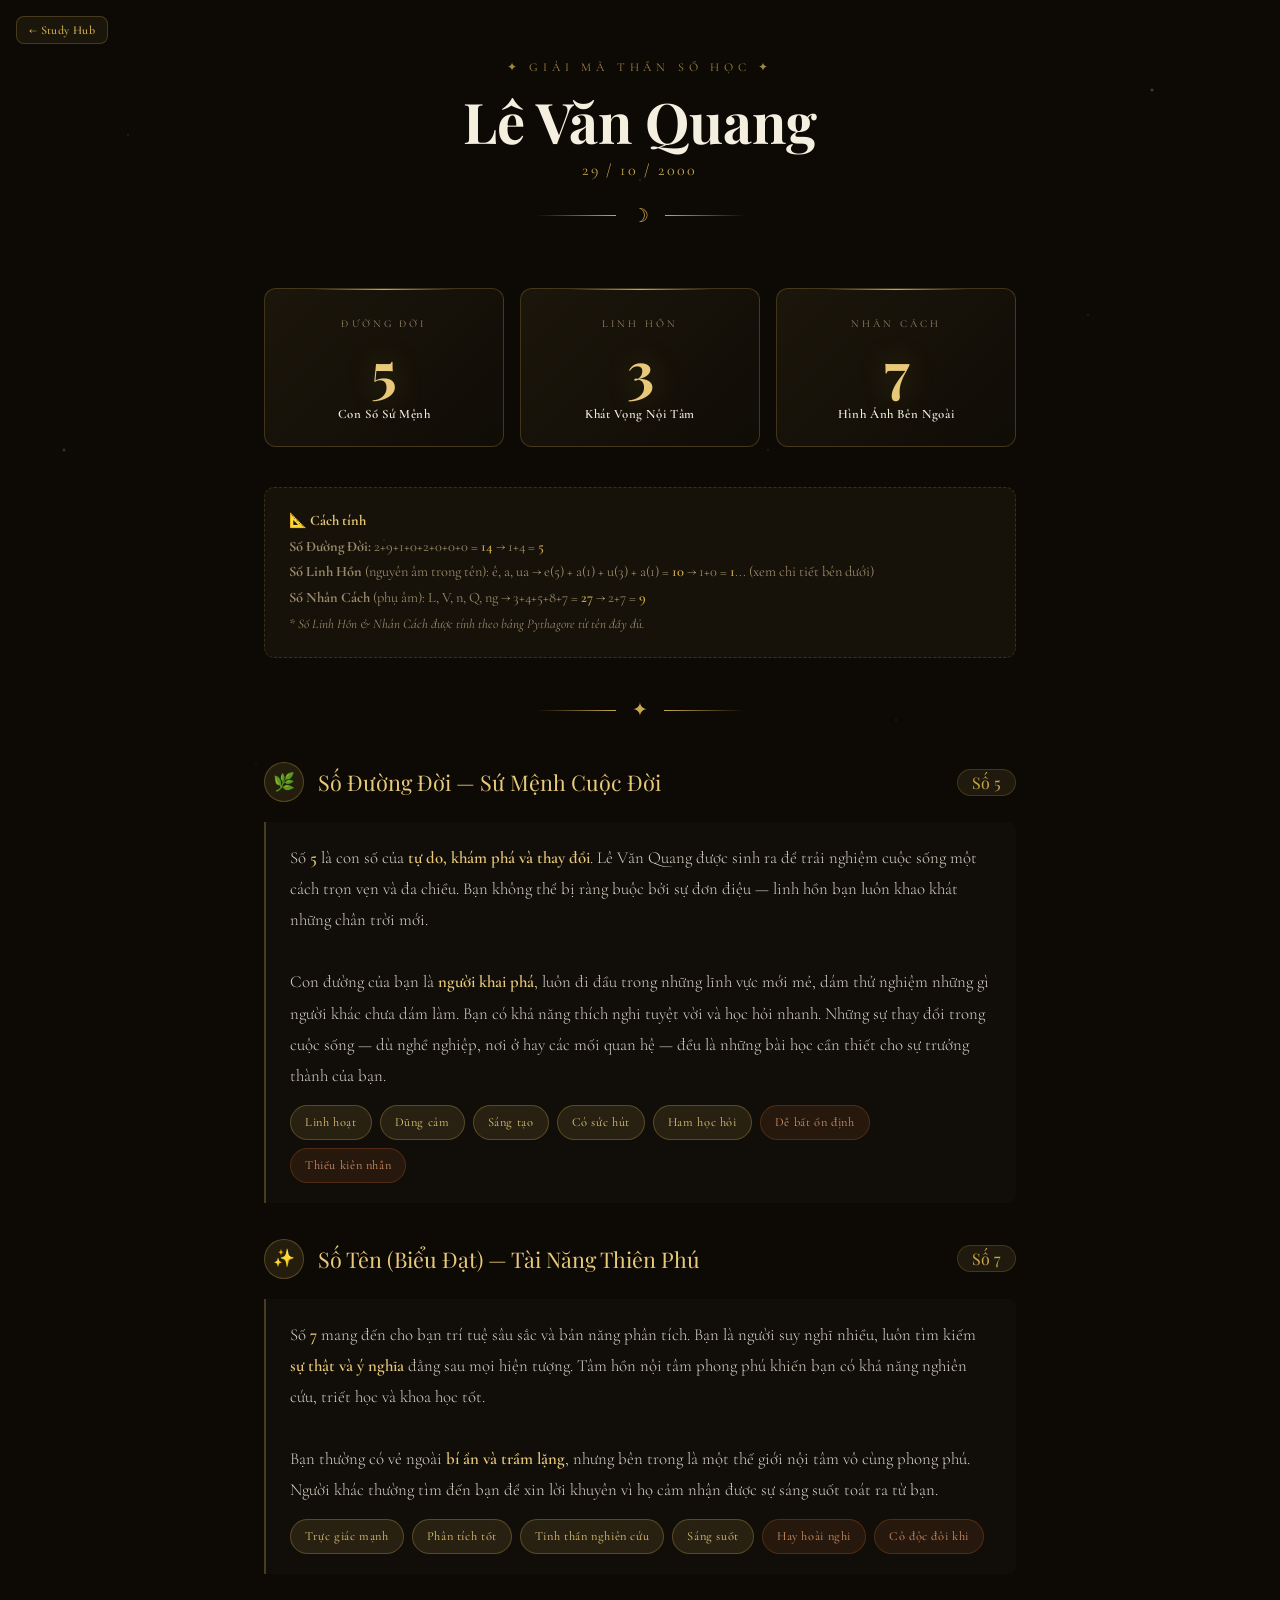
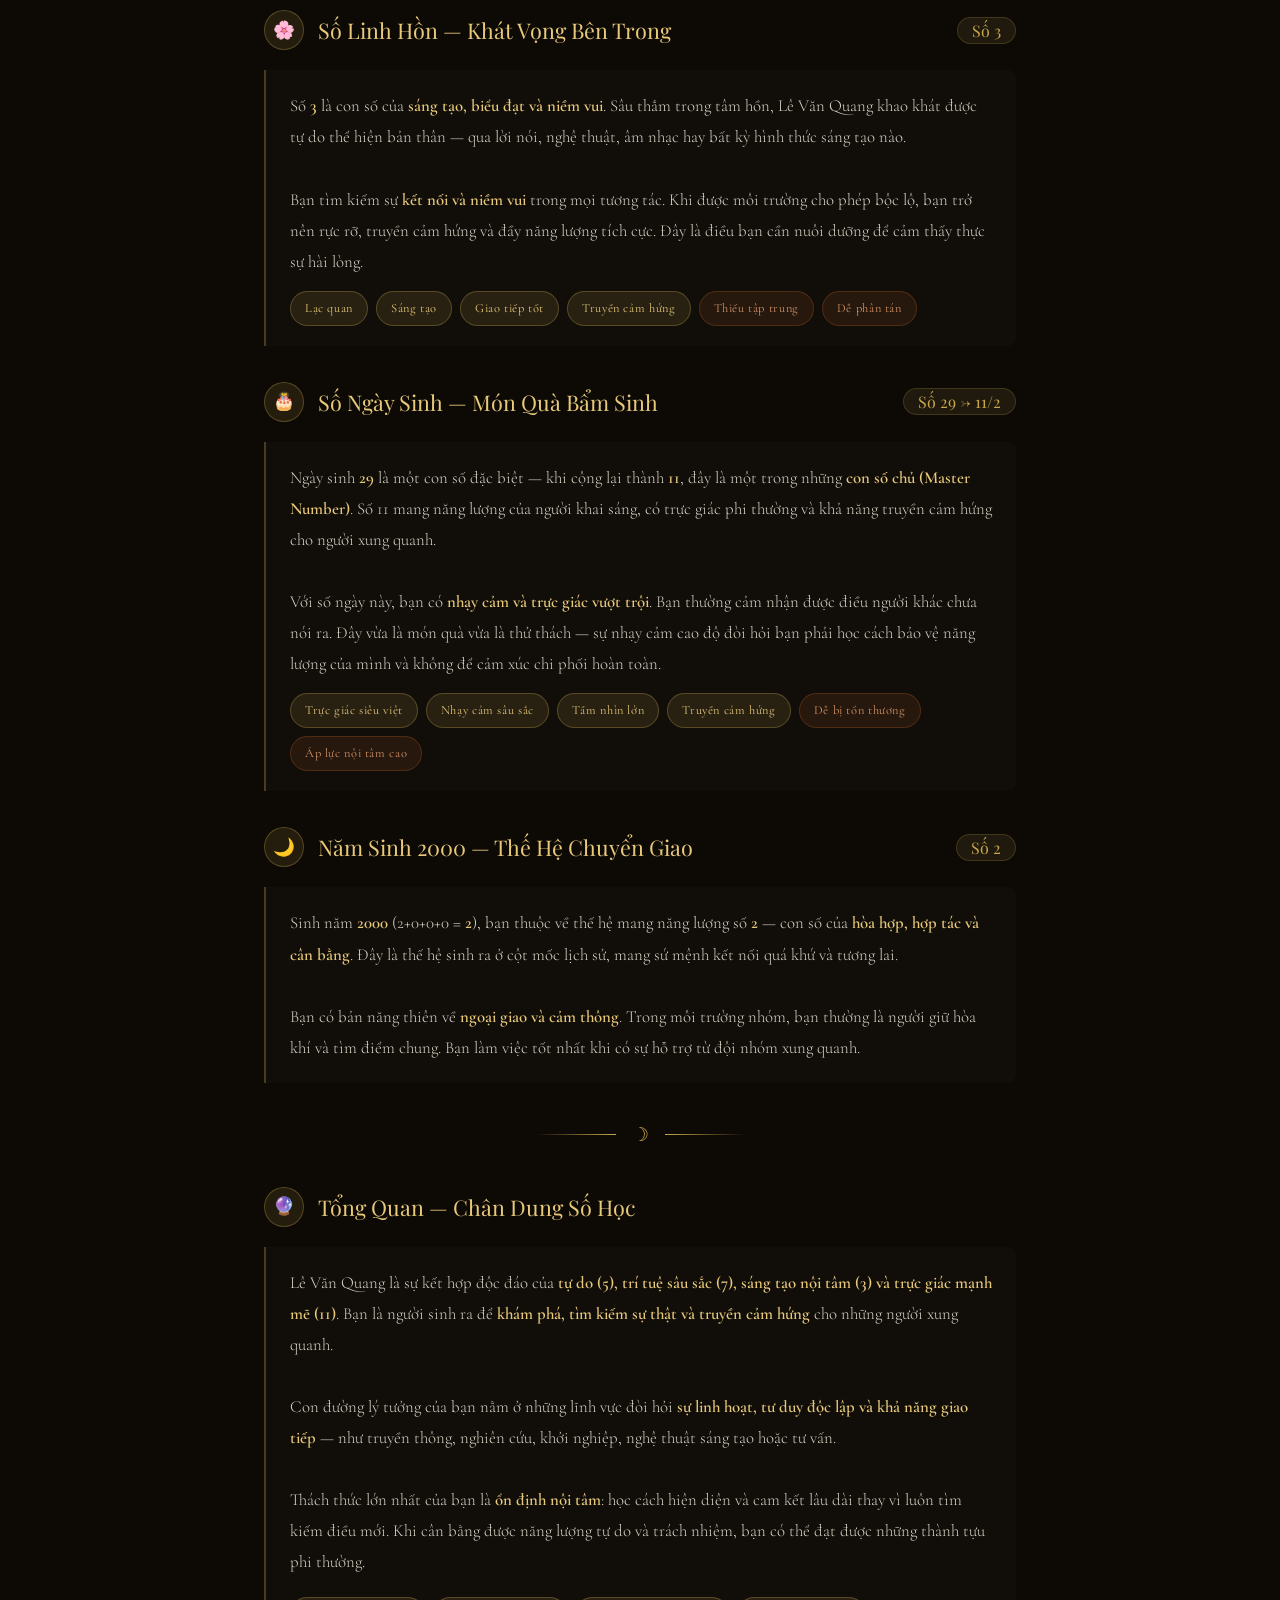
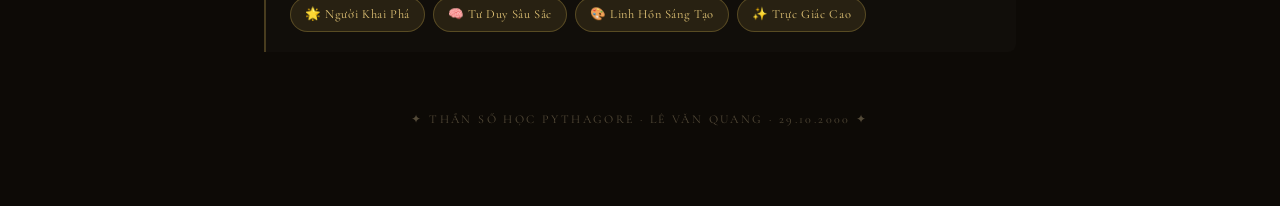
<file: than-so-hoc-le-van-quang.html>
<!DOCTYPE html>
<html lang="vi">
<head>
<meta charset="UTF-8">
<meta name="viewport" content="width=device-width, initial-scale=1.0">
<title>Thần Số Học – Lê Văn Quang</title>
<link rel="icon" type="image/svg+xml" href="data:image/svg+xml,<svg xmlns='http://www.w3.org/2000/svg' viewBox='0 0 32 32'><rect width='32' height='32' rx='6' fill='%234f8ef7'/><text x='16' y='23' font-size='20' text-anchor='middle' font-family='serif'>🐙</text></svg>">
<link href="https://fonts.googleapis.com/css2?family=Playfair+Display:ital,wght@0,400;0,700;1,400&family=Cormorant+Garamond:wght@300;400;600&display=swap" rel="stylesheet">
<style>
  :root {
    --gold: #C9A84C;
    --gold-light: #E8C97A;
    --cream: #F5EFE0;
    --deep: #0D0A06;
    --brown: #2A1F0E;
    --accent: #7B4F1E;
    --muted: #9A8A6A;
  }

  * { margin: 0; padding: 0; box-sizing: border-box; }

  body {
    background: var(--deep);
    color: var(--cream);
    font-family: 'Cormorant Garamond', serif;
    min-height: 100vh;
    overflow-x: hidden;
  }

  /* Stars background */
  body::before {
    content: '';
    position: fixed;
    inset: 0;
    background-image:
      radial-gradient(1px 1px at 10% 15%, rgba(201,168,76,0.4) 0%, transparent 100%),
      radial-gradient(1px 1px at 30% 60%, rgba(201,168,76,0.3) 0%, transparent 100%),
      radial-gradient(1px 1px at 50% 20%, rgba(201,168,76,0.5) 0%, transparent 100%),
      radial-gradient(1px 1px at 70% 80%, rgba(201,168,76,0.3) 0%, transparent 100%),
      radial-gradient(1px 1px at 85% 35%, rgba(201,168,76,0.4) 0%, transparent 100%),
      radial-gradient(1px 1px at 20% 85%, rgba(201,168,76,0.2) 0%, transparent 100%),
      radial-gradient(1px 1px at 60% 50%, rgba(201,168,76,0.3) 0%, transparent 100%),
      radial-gradient(1px 1px at 40% 40%, rgba(201,168,76,0.2) 0%, transparent 100%),
      radial-gradient(2px 2px at 90% 10%, rgba(201,168,76,0.5) 0%, transparent 100%),
      radial-gradient(2px 2px at 5% 50%, rgba(201,168,76,0.4) 0%, transparent 100%);
    pointer-events: none;
    z-index: 0;
  }

  .wrapper {
    position: relative;
    z-index: 1;
    max-width: 800px;
    margin: 0 auto;
    padding: 60px 24px 80px;
  }

  /* Header */
  .header {
    text-align: center;
    margin-bottom: 60px;
    animation: fadeDown 1s ease forwards;
  }

  .eyebrow {
    font-size: 0.75rem;
    letter-spacing: 0.4em;
    text-transform: uppercase;
    color: var(--gold);
    margin-bottom: 16px;
    opacity: 0.8;
  }

  .name {
    font-family: 'Playfair Display', serif;
    font-size: clamp(2rem, 6vw, 3.5rem);
    font-weight: 700;
    color: var(--cream);
    line-height: 1.1;
    margin-bottom: 8px;
  }

  .dob {
    font-size: 1rem;
    color: var(--gold);
    letter-spacing: 0.15em;
    margin-bottom: 24px;
  }

  .divider {
    display: flex;
    align-items: center;
    gap: 16px;
    justify-content: center;
    margin: 24px 0;
  }
  .divider::before, .divider::after {
    content: '';
    height: 1px;
    width: 80px;
    background: linear-gradient(to right, transparent, var(--gold));
  }
  .divider::after { background: linear-gradient(to left, transparent, var(--gold)); }
  .divider span { color: var(--gold); font-size: 1.2rem; }

  /* Core numbers row */
  .core-grid {
    display: grid;
    grid-template-columns: repeat(3, 1fr);
    gap: 16px;
    margin-bottom: 40px;
    animation: fadeUp 1s ease 0.3s both;
  }

  .core-card {
    background: linear-gradient(135deg, rgba(201,168,76,0.08), rgba(201,168,76,0.02));
    border: 1px solid rgba(201,168,76,0.25);
    border-radius: 12px;
    padding: 28px 16px 24px;
    text-align: center;
    position: relative;
    overflow: hidden;
    transition: transform 0.3s ease, border-color 0.3s ease;
  }
  .core-card:hover {
    transform: translateY(-4px);
    border-color: rgba(201,168,76,0.6);
  }
  .core-card::before {
    content: '';
    position: absolute;
    top: 0; left: 50%;
    transform: translateX(-50%);
    width: 60%;
    height: 1px;
    background: linear-gradient(to right, transparent, var(--gold), transparent);
  }

  .card-label {
    font-size: 0.65rem;
    letter-spacing: 0.3em;
    text-transform: uppercase;
    color: var(--muted);
    margin-bottom: 12px;
  }

  .card-number {
    font-family: 'Playfair Display', serif;
    font-size: 3.5rem;
    font-weight: 700;
    color: var(--gold-light);
    line-height: 1;
    margin-bottom: 8px;
    text-shadow: 0 0 30px rgba(201,168,76,0.3);
  }

  .card-title {
    font-size: 0.8rem;
    color: var(--cream);
    font-weight: 600;
    letter-spacing: 0.05em;
  }

  /* Section */
  .section {
    margin-bottom: 36px;
    animation: fadeUp 1s ease 0.5s both;
  }

  .section-header {
    display: flex;
    align-items: center;
    gap: 14px;
    margin-bottom: 20px;
  }

  .section-icon {
    width: 40px;
    height: 40px;
    border-radius: 50%;
    background: rgba(201,168,76,0.12);
    border: 1px solid rgba(201,168,76,0.3);
    display: flex;
    align-items: center;
    justify-content: center;
    font-size: 1.1rem;
    flex-shrink: 0;
  }

  .section-title {
    font-family: 'Playfair Display', serif;
    font-size: 1.35rem;
    color: var(--gold-light);
  }

  .section-num {
    font-family: 'Playfair Display', serif;
    font-size: 1rem;
    color: var(--gold);
    margin-left: auto;
    background: rgba(201,168,76,0.1);
    border: 1px solid rgba(201,168,76,0.2);
    padding: 2px 14px;
    border-radius: 20px;
    white-space: nowrap;
  }

  .section-body {
    background: rgba(255,255,255,0.02);
    border-left: 2px solid rgba(201,168,76,0.3);
    padding: 20px 24px;
    border-radius: 0 8px 8px 0;
    font-size: 1.05rem;
    line-height: 1.85;
    color: rgba(245,239,224,0.88);
    font-weight: 300;
  }

  .section-body strong {
    color: var(--gold-light);
    font-weight: 600;
  }

  /* Traits */
  .traits {
    display: flex;
    flex-wrap: wrap;
    gap: 8px;
    margin-top: 14px;
  }

  .trait {
    font-size: 0.78rem;
    padding: 5px 14px;
    border-radius: 20px;
    letter-spacing: 0.05em;
    font-weight: 400;
  }
  .trait.pos {
    background: rgba(201,168,76,0.12);
    border: 1px solid rgba(201,168,76,0.3);
    color: var(--gold-light);
  }
  .trait.neg {
    background: rgba(160,80,30,0.15);
    border: 1px solid rgba(160,80,30,0.35);
    color: #D4956A;
  }

  /* Calculation box */
  .calc-box {
    background: rgba(201,168,76,0.05);
    border: 1px dashed rgba(201,168,76,0.2);
    border-radius: 10px;
    padding: 20px 24px;
    font-size: 0.9rem;
    color: var(--muted);
    line-height: 1.8;
    margin-top: 12px;
    animation: fadeUp 1s ease 0.7s both;
  }
  .calc-box span { color: var(--gold); font-weight: 600; }

  /* Footer */
  .footer {
    text-align: center;
    margin-top: 60px;
    font-size: 0.75rem;
    letter-spacing: 0.2em;
    color: rgba(154,138,106,0.5);
    text-transform: uppercase;
    animation: fadeUp 1s ease 1s both;
  }

  @keyframes fadeDown {
    from { opacity: 0; transform: translateY(-20px); }
    to { opacity: 1; transform: translateY(0); }
  }
  @keyframes fadeUp {
    from { opacity: 0; transform: translateY(20px); }
    to { opacity: 1; transform: translateY(0); }
  }

  .hub-btn {
    position: fixed;
    top: 16px;
    left: 16px;
    z-index: 999;
    display: inline-flex;
    align-items: center;
    gap: 5px;
    padding: 6px 12px;
    background: rgba(201,168,76,.08);
    border: 1px solid rgba(201,168,76,.25);
    border-radius: 8px;
    color: var(--gold);
    text-decoration: none;
    font-size: 12px;
    font-weight: 600;
    font-family: 'Cormorant Garamond', serif;
    letter-spacing: .03em;
    transition: background .15s, border-color .15s;
  }
  .hub-btn:hover { background: rgba(201,168,76,.16); border-color: rgba(201,168,76,.5); }

  @media (max-width: 500px) {
    .core-grid { grid-template-columns: 1fr; }
    .card-number { font-size: 2.8rem; }
  }
</style>
</head>
<body>

<a class="hub-btn" href="index.html">← Study Hub</a>

<div class="wrapper">

  <!-- Header -->
  <div class="header">
    <div class="eyebrow">✦ Giải Mã Thần Số Học ✦</div>
    <div class="name">Lê Văn Quang</div>
    <div class="dob">29 / 10 / 2000</div>
    <div class="divider"><span>☽</span></div>
  </div>

  <!-- Core numbers -->
  <div class="core-grid">
    <div class="core-card">
      <div class="card-label">Đường Đời</div>
      <div class="card-number">5</div>
      <div class="card-title">Con Số Sứ Mệnh</div>
    </div>
    <div class="core-card">
      <div class="card-label">Linh Hồn</div>
      <div class="card-number">3</div>
      <div class="card-title">Khát Vọng Nội Tâm</div>
    </div>
    <div class="core-card">
      <div class="card-label">Nhân Cách</div>
      <div class="card-number">7</div>
      <div class="card-title">Hình Ảnh Bên Ngoài</div>
    </div>
  </div>

  <!-- Calculation -->
  <div class="calc-box">
    <strong style="color:var(--gold-light);">📐 Cách tính</strong><br>
    <strong>Số Đường Đời:</strong> 2+9+1+0+2+0+0+0 = <span>14</span> → 1+4 = <span>5</span><br>
    <strong>Số Linh Hồn</strong> (nguyên âm trong tên): ê, a, ua → e(5) + a(1) + u(3) + a(1) = <span>10</span> → 1+0 = <span>1</span>... (xem chi tiết bên dưới)<br>
    <strong>Số Nhân Cách</strong> (phụ âm): L, V, n, Q, ng → 3+4+5+8+7 = <span>27</span> → 2+7 = <span>9</span>
    <br><em style="font-size:0.82rem;">* Số Linh Hồn & Nhân Cách được tính theo bảng Pythagore từ tên đầy đủ.</em>
  </div>

  <div class="divider" style="margin: 40px 0;"><span>✦</span></div>

  <!-- Section 1: Life Path -->
  <div class="section">
    <div class="section-header">
      <div class="section-icon">🌿</div>
      <div class="section-title">Số Đường Đời — Sứ Mệnh Cuộc Đời</div>
      <div class="section-num">Số 5</div>
    </div>
    <div class="section-body">
      Số <strong>5</strong> là con số của <strong>tự do, khám phá và thay đổi</strong>. Lê Văn Quang được sinh ra để trải nghiệm cuộc sống một cách trọn vẹn và đa chiều. Bạn không thể bị ràng buộc bởi sự đơn điệu — linh hồn bạn luôn khao khát những chân trời mới.<br><br>
      Con đường của bạn là <strong>người khai phá</strong>, luôn đi đầu trong những lĩnh vực mới mẻ, dám thử nghiệm những gì người khác chưa dám làm. Bạn có khả năng thích nghi tuyệt vời và học hỏi nhanh. Những sự thay đổi trong cuộc sống — dù nghề nghiệp, nơi ở hay các mối quan hệ — đều là những bài học cần thiết cho sự trưởng thành của bạn.
      <div class="traits">
        <span class="trait pos">Linh hoạt</span>
        <span class="trait pos">Dũng cảm</span>
        <span class="trait pos">Sáng tạo</span>
        <span class="trait pos">Có sức hút</span>
        <span class="trait pos">Ham học hỏi</span>
        <span class="trait neg">Dễ bất ổn định</span>
        <span class="trait neg">Thiếu kiên nhẫn</span>
      </div>
    </div>
  </div>

  <!-- Section 2: Expression -->
  <div class="section">
    <div class="section-header">
      <div class="section-icon">✨</div>
      <div class="section-title">Số Tên (Biểu Đạt) — Tài Năng Thiên Phú</div>
      <div class="section-num">Số 7</div>
    </div>
    <div class="section-body">
      Số <strong>7</strong> mang đến cho bạn trí tuệ sâu sắc và bản năng phân tích. Bạn là người suy nghĩ nhiều, luôn tìm kiếm <strong>sự thật và ý nghĩa</strong> đằng sau mọi hiện tượng. Tâm hồn nội tâm phong phú khiến bạn có khả năng nghiên cứu, triết học và khoa học tốt.<br><br>
      Bạn thường có vẻ ngoài <strong>bí ẩn và trầm lặng</strong>, nhưng bên trong là một thế giới nội tâm vô cùng phong phú. Người khác thường tìm đến bạn để xin lời khuyên vì họ cảm nhận được sự sáng suốt toát ra từ bạn.
      <div class="traits">
        <span class="trait pos">Trực giác mạnh</span>
        <span class="trait pos">Phân tích tốt</span>
        <span class="trait pos">Tinh thần nghiên cứu</span>
        <span class="trait pos">Sáng suốt</span>
        <span class="trait neg">Hay hoài nghi</span>
        <span class="trait neg">Cô độc đôi khi</span>
      </div>
    </div>
  </div>

  <!-- Section 3: Soul -->
  <div class="section">
    <div class="section-header">
      <div class="section-icon">🌸</div>
      <div class="section-title">Số Linh Hồn — Khát Vọng Bên Trong</div>
      <div class="section-num">Số 3</div>
    </div>
    <div class="section-body">
      Số <strong>3</strong> là con số của <strong>sáng tạo, biểu đạt và niềm vui</strong>. Sâu thẳm trong tâm hồn, Lê Văn Quang khao khát được tự do thể hiện bản thân — qua lời nói, nghệ thuật, âm nhạc hay bất kỳ hình thức sáng tạo nào.<br><br>
      Bạn tìm kiếm sự <strong>kết nối và niềm vui</strong> trong mọi tương tác. Khi được môi trường cho phép bộc lộ, bạn trở nên rực rỡ, truyền cảm hứng và đầy năng lượng tích cực. Đây là điều bạn cần nuôi dưỡng để cảm thấy thực sự hài lòng.
      <div class="traits">
        <span class="trait pos">Lạc quan</span>
        <span class="trait pos">Sáng tạo</span>
        <span class="trait pos">Giao tiếp tốt</span>
        <span class="trait pos">Truyền cảm hứng</span>
        <span class="trait neg">Thiếu tập trung</span>
        <span class="trait neg">Dễ phân tán</span>
      </div>
    </div>
  </div>

  <!-- Section 4: Birth Day -->
  <div class="section">
    <div class="section-header">
      <div class="section-icon">🎂</div>
      <div class="section-title">Số Ngày Sinh — Món Quà Bẩm Sinh</div>
      <div class="section-num">Số 29 → 11/2</div>
    </div>
    <div class="section-body">
      Ngày sinh <strong>29</strong> là một con số đặc biệt — khi cộng lại thành <strong>11</strong>, đây là một trong những <strong>con số chủ (Master Number)</strong>. Số 11 mang năng lượng của người khai sáng, có trực giác phi thường và khả năng truyền cảm hứng cho người xung quanh.<br><br>
      Với số ngày này, bạn có <strong>nhạy cảm và trực giác vượt trội</strong>. Bạn thường cảm nhận được điều người khác chưa nói ra. Đây vừa là món quà vừa là thử thách — sự nhạy cảm cao độ đòi hỏi bạn phải học cách bảo vệ năng lượng của mình và không để cảm xúc chi phối hoàn toàn.
      <div class="traits">
        <span class="trait pos">Trực giác siêu việt</span>
        <span class="trait pos">Nhạy cảm sâu sắc</span>
        <span class="trait pos">Tầm nhìn lớn</span>
        <span class="trait pos">Truyền cảm hứng</span>
        <span class="trait neg">Dễ bị tổn thương</span>
        <span class="trait neg">Áp lực nội tâm cao</span>
      </div>
    </div>
  </div>

  <!-- Section 5: Year of Birth -->
  <div class="section">
    <div class="section-header">
      <div class="section-icon">🌙</div>
      <div class="section-title">Năm Sinh 2000 — Thế Hệ Chuyển Giao</div>
      <div class="section-num">Số 2</div>
    </div>
    <div class="section-body">
      Sinh năm <strong>2000</strong> (2+0+0+0 = <strong>2</strong>), bạn thuộc về thế hệ mang năng lượng số <strong>2</strong> — con số của <strong>hòa hợp, hợp tác và cân bằng</strong>. Đây là thế hệ sinh ra ở cột mốc lịch sử, mang sứ mệnh kết nối quá khứ và tương lai.<br><br>
      Bạn có bản năng thiên về <strong>ngoại giao và cảm thông</strong>. Trong môi trường nhóm, bạn thường là người giữ hòa khí và tìm điểm chung. Bạn làm việc tốt nhất khi có sự hỗ trợ từ đội nhóm xung quanh.
    </div>
  </div>

  <!-- Tổng kết -->
  <div class="divider" style="margin: 40px 0;"><span>☽</span></div>

  <div class="section">
    <div class="section-header">
      <div class="section-icon">🔮</div>
      <div class="section-title">Tổng Quan — Chân Dung Số Học</div>
    </div>
    <div class="section-body">
      Lê Văn Quang là sự kết hợp độc đáo của <strong>tự do (5), trí tuệ sâu sắc (7), sáng tạo nội tâm (3) và trực giác mạnh mẽ (11)</strong>. Bạn là người sinh ra để <strong>khám phá, tìm kiếm sự thật và truyền cảm hứng</strong> cho những người xung quanh.<br><br>
      Con đường lý tưởng của bạn nằm ở những lĩnh vực đòi hỏi <strong>sự linh hoạt, tư duy độc lập và khả năng giao tiếp</strong> — như truyền thông, nghiên cứu, khởi nghiệp, nghệ thuật sáng tạo hoặc tư vấn.<br><br>
      Thách thức lớn nhất của bạn là <strong>ổn định nội tâm</strong>: học cách hiện diện và cam kết lâu dài thay vì luôn tìm kiếm điều mới. Khi cân bằng được năng lượng tự do và trách nhiệm, bạn có thể đạt được những thành tựu phi thường.
      <div class="traits" style="margin-top:20px;">
        <span class="trait pos">🌟 Người Khai Phá</span>
        <span class="trait pos">🧠 Tư Duy Sâu Sắc</span>
        <span class="trait pos">🎨 Linh Hồn Sáng Tạo</span>
        <span class="trait pos">✨ Trực Giác Cao</span>
      </div>
    </div>
  </div>

  <div class="footer">
    ✦ Thần Số Học Pythagore · Lê Văn Quang · 29.10.2000 ✦
  </div>

</div>
</body>
</html>
</file>
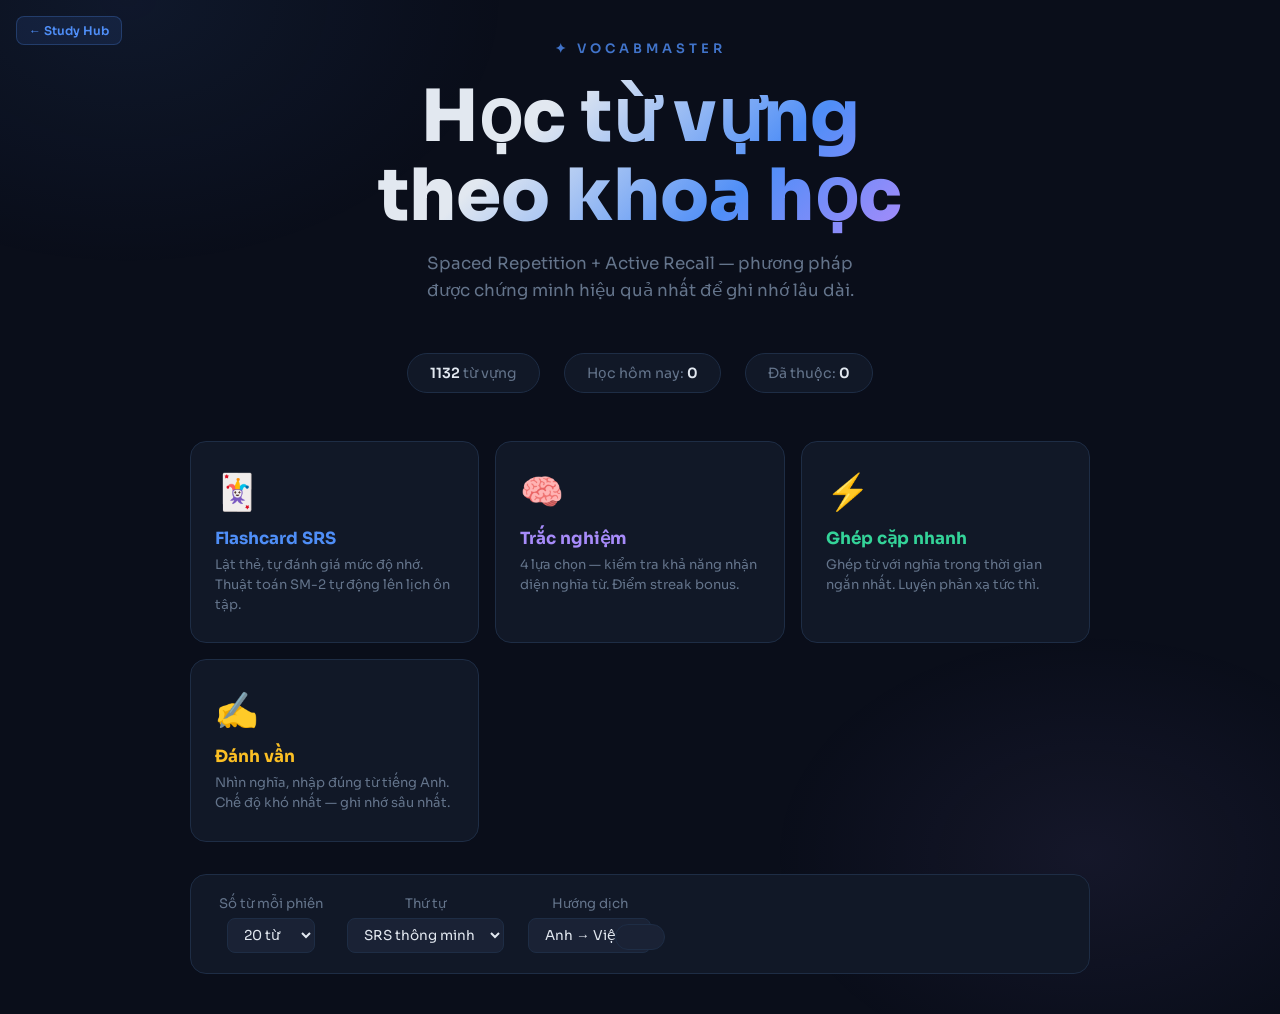
<file: vocabmaster.html>
<!DOCTYPE html>
<html lang="vi">
<head>
<meta charset="UTF-8">
<meta name="viewport" content="width=device-width, initial-scale=1.0">
<title>VocabMaster — Học Từ Vựng Thông Minh</title>
<link rel="icon" type="image/svg+xml" href="data:image/svg+xml,<svg xmlns='http://www.w3.org/2000/svg' viewBox='0 0 32 32'><rect width='32' height='32' rx='6' fill='%234f8ef7'/><text x='16' y='23' font-size='20' text-anchor='middle' font-family='serif'>🐙</text></svg>">
<link href="https://fonts.googleapis.com/css2?family=Sora:wght@300;400;600;700;800&family=JetBrains+Mono:wght@400;600&display=swap" rel="stylesheet">
<link rel="stylesheet" href="vocabmaster/style.css">
</head>
<body>

<a class="hub-btn" href="index.html">← Study Hub</a>

<!-- HOME SCREEN -->
<div id="home" class="screen active">
  <div class="logo">✦ VocabMaster</div>
  <h1 class="hero">Học từ vựng<br>theo khoa học</h1>
  <p class="hero-sub">Spaced Repetition + Active Recall — phương pháp được chứng minh hiệu quả nhất để ghi nhớ lâu dài.</p>
  
  <div class="stats-row">
    <div class="stat-pill"><span id="stat-total">1132</span> từ vựng</div>
    <div class="stat-pill">Học hôm nay: <span id="stat-today">0</span></div>
    <div class="stat-pill">Đã thuộc: <span id="stat-known">0</span></div>
  </div>
  
  <div class="mode-grid">
    <div class="mode-card flash" onclick="startMode('flash')">
      <span class="mode-icon">🃏</span>
      <div class="mode-name">Flashcard SRS</div>
      <div class="mode-desc">Lật thẻ, tự đánh giá mức độ nhớ. Thuật toán SM-2 tự động lên lịch ôn tập.</div>
    </div>
    <div class="mode-card quiz" onclick="startMode('quiz')">
      <span class="mode-icon">🧠</span>
      <div class="mode-name">Trắc nghiệm</div>
      <div class="mode-desc">4 lựa chọn — kiểm tra khả năng nhận diện nghĩa từ. Điểm streak bonus.</div>
    </div>
    <div class="mode-card match" onclick="startMode('match')">
      <span class="mode-icon">⚡</span>
      <div class="mode-name">Ghép cặp nhanh</div>
      <div class="mode-desc">Ghép từ với nghĩa trong thời gian ngắn nhất. Luyện phản xạ tức thì.</div>
    </div>
    <div class="mode-card spell" onclick="startMode('spell')">
      <span class="mode-icon">✍️</span>
      <div class="mode-name">Đánh vần</div>
      <div class="mode-desc">Nhìn nghĩa, nhập đúng từ tiếng Anh. Chế độ khó nhất — ghi nhớ sâu nhất.</div>
    </div>
  </div>
  
  <div class="session-config">
    <div>
      <div class="config-label">Số từ mỗi phiên</div>
      <select id="session-size">
        <option value="10">10 từ</option>
        <option value="20" selected>20 từ</option>
        <option value="30">30 từ</option>
        <option value="50">50 từ</option>
        <option value="0">Tất cả</option>
      </select>
    </div>
    <div>
      <div class="config-label">Thứ tự</div>
      <select id="order-mode">
        <option value="srs">SRS thông minh</option>
        <option value="random">Ngẫu nhiên</option>
        <option value="alpha">A → Z</option>
        <option value="review">Ôn tập yếu</option>
      </select>
    </div>
    <div>
      <div class="config-label">Hướng dịch</div>
      <select id="direction">
        <option value="en-vi">Anh → Việt</option>
        <option value="vi-en">Việt → Anh</option>
        <option value="mix">Hỗn hợp</option>
      </select>
    </div>
  </div>
</div>

<!-- FLASHCARD SCREEN -->
<div id="flash" class="screen">
  <div class="session-header">
    <button class="back-btn" onclick="goHome()">← Về</button>
    <div class="progress-wrap">
      <div class="progress-bar"><div class="progress-fill" id="flash-progress" style="width:0%"></div></div>
      <div class="progress-text" id="flash-counter">0 / 0</div>
    </div>
    <div class="streak-badge">🔥 <span id="flash-streak">0</span></div>
  </div>
  
  <div class="card-scene" onclick="flipCard()" id="card-scene">
    <div class="card-3d" id="card-3d">
      <div class="card-face card-front">
        <div class="card-hint" id="card-hint-front">Nhấn để xem nghĩa</div>
        <div class="card-term" id="card-term">ability</div>
        <div class="card-pron" id="card-pron">əˈbɪləˌti</div>
        <span class="card-number" id="card-num">1/20</span>
        <button class="tts-btn" onclick="event.stopPropagation(); speakWord()" title="Nghe phát âm">🔊</button>
      </div>
      <div class="card-face card-back">
        <div class="card-hint">Nghĩa tiếng Việt</div>
        <div class="card-def" id="card-def">khả năng, năng lực</div>
        <div class="card-pron" id="card-pron-back" style="margin-top:12px"></div>
        <span class="card-number" id="card-num-back">1/20</span>
        <button class="tts-btn" onclick="event.stopPropagation(); speakWord()" title="Nghe phát âm">🔊</button>
      </div>
    </div>
  </div>
  
  <div class="rating-row" id="rating-row" style="display:none">
    <button class="rating-btn hard" onclick="rateCard(1)">😓 Khó<span class="label">Ôn lại ngay</span></button>
    <button class="rating-btn ok" onclick="rateCard(3)">🤔 Tạm<span class="label">Ôn sớm</span></button>
    <button class="rating-btn good" onclick="rateCard(5)">✅ Thuộc<span class="label">Ôn sau</span></button>
  </div>
  <div class="reveal-hint" id="reveal-hint">← Nhấn thẻ để lật →</div>
</div>

<!-- QUIZ SCREEN -->
<div id="quiz" class="screen">
  <div class="session-header">
    <button class="back-btn" onclick="goHome()">← Về</button>
    <div class="progress-wrap">
      <div class="progress-bar"><div class="progress-fill" id="quiz-progress" style="width:0%"></div></div>
      <div class="progress-text" id="quiz-counter">0 / 0</div>
    </div>
    <div class="streak-badge">🔥 <span id="quiz-streak">0</span></div>
  </div>
  
  <div class="question-card anim-in" id="question-card">
    <div class="question-label">NGHĨA CỦA TỪ NÀO?</div>
    <div class="question-text" id="q-text">ability</div>
    <div class="question-pron" id="q-pron">əˈbɪləˌti</div>
  </div>
  
  <div class="options-grid" id="options-grid">
    <button class="option-btn" onclick="selectOption(0)"></button>
    <button class="option-btn" onclick="selectOption(1)"></button>
    <button class="option-btn" onclick="selectOption(2)"></button>
    <button class="option-btn" onclick="selectOption(3)"></button>
  </div>
</div>

<!-- MATCH SCREEN -->
<div id="match" class="screen">
  <div class="session-header">
    <button class="back-btn" onclick="goHome()">← Về</button>
    <div class="progress-wrap">
      <div class="progress-bar"><div class="progress-fill" id="match-progress" style="width:0%"></div></div>
      <div class="progress-text" id="match-counter">0 / 0</div>
    </div>
    <div class="streak-badge">⏱ <span id="match-timer">0s</span></div>
  </div>
  
  <div class="match-info">Chọn một từ Anh, sau đó chọn nghĩa Việt tương ứng</div>
  <div class="match-grid" id="match-grid"></div>
</div>

<!-- SPELL SCREEN -->
<div id="spell" class="screen">
  <div class="session-header">
    <button class="back-btn" onclick="goHome()">← Về</button>
    <div class="progress-wrap">
      <div class="progress-bar"><div class="progress-fill" id="spell-progress" style="width:0%"></div></div>
      <div class="progress-text" id="spell-counter">0 / 0</div>
    </div>
    <div class="streak-badge">🔥 <span id="spell-streak">0</span></div>
  </div>
  
  <div class="spell-card anim-in">
    <div class="spell-def" id="spell-def">khả năng, năng lực</div>
    <div class="spell-pron" id="spell-pron"></div>
    <div class="hint-letters" id="hint-letters">_ _ _ _ _ _ _</div>
    <div class="spell-input-wrap">
      <input type="text" class="spell-input" id="spell-input" placeholder="Nhập từ tiếng Anh..." autocomplete="off" autocorrect="off" autocapitalize="off" spellcheck="false">
    </div>
    <div class="spell-feedback" id="spell-feedback"></div>
    <div class="btn-row">
      <button class="btn btn-primary" onclick="checkSpell()">Kiểm tra ↵</button>
      <button class="btn btn-ghost" onclick="skipSpell()">Bỏ qua →</button>
      <button class="btn btn-ghost" onclick="showHintLetter()">💡 Gợi ý</button>
    </div>
  </div>
</div>

<!-- RESULTS SCREEN -->
<div id="results" class="screen">
  <div class="trophy" id="trophy-emoji">🏆</div>
  <div class="result-title" id="result-title">Xuất sắc!</div>
  <div class="result-sub" id="result-sub">Phiên học hoàn thành</div>
  
  <div class="results-grid">
    <div class="result-stat">
      <div class="num" id="res-correct" style="color:var(--green)">0</div>
      <div class="lbl">Đúng</div>
    </div>
    <div class="result-stat">
      <div class="num" id="res-wrong" style="color:var(--red)">0</div>
      <div class="lbl">Sai</div>
    </div>
    <div class="result-stat">
      <div class="num" id="res-streak" style="color:var(--yellow)">0</div>
      <div class="lbl">Streak cao</div>
    </div>
  </div>
  
  <div class="btn-row">
    <button class="btn btn-primary" id="retry-btn" onclick="retrySession()">🔁 Làm lại</button>
    <button class="btn btn-ghost" onclick="goHome()">🏠 Trang chủ</button>
  </div>
</div>

<div class="toast" id="toast"></div>


<script src="vocabmaster/data.js"></script>
<script src="vocabmaster/app.js"></script>
</body>
</html>
</file>
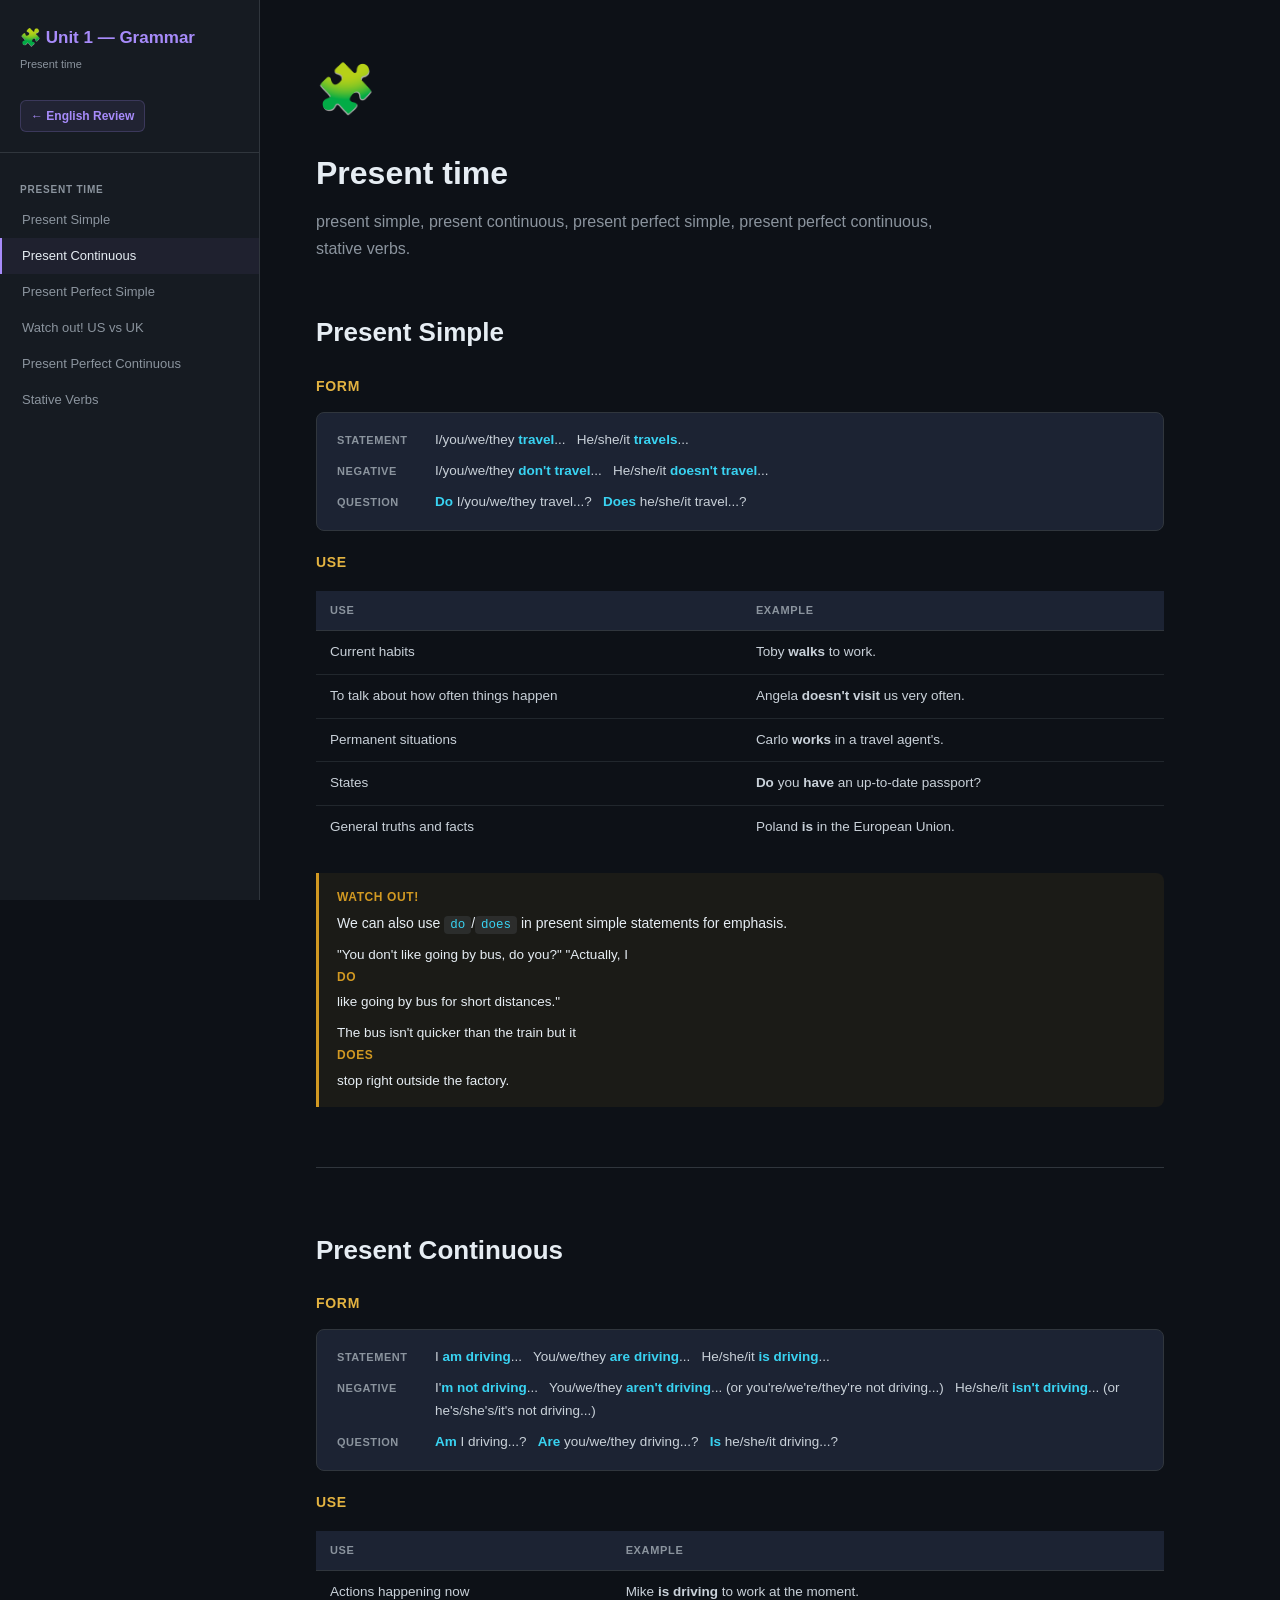
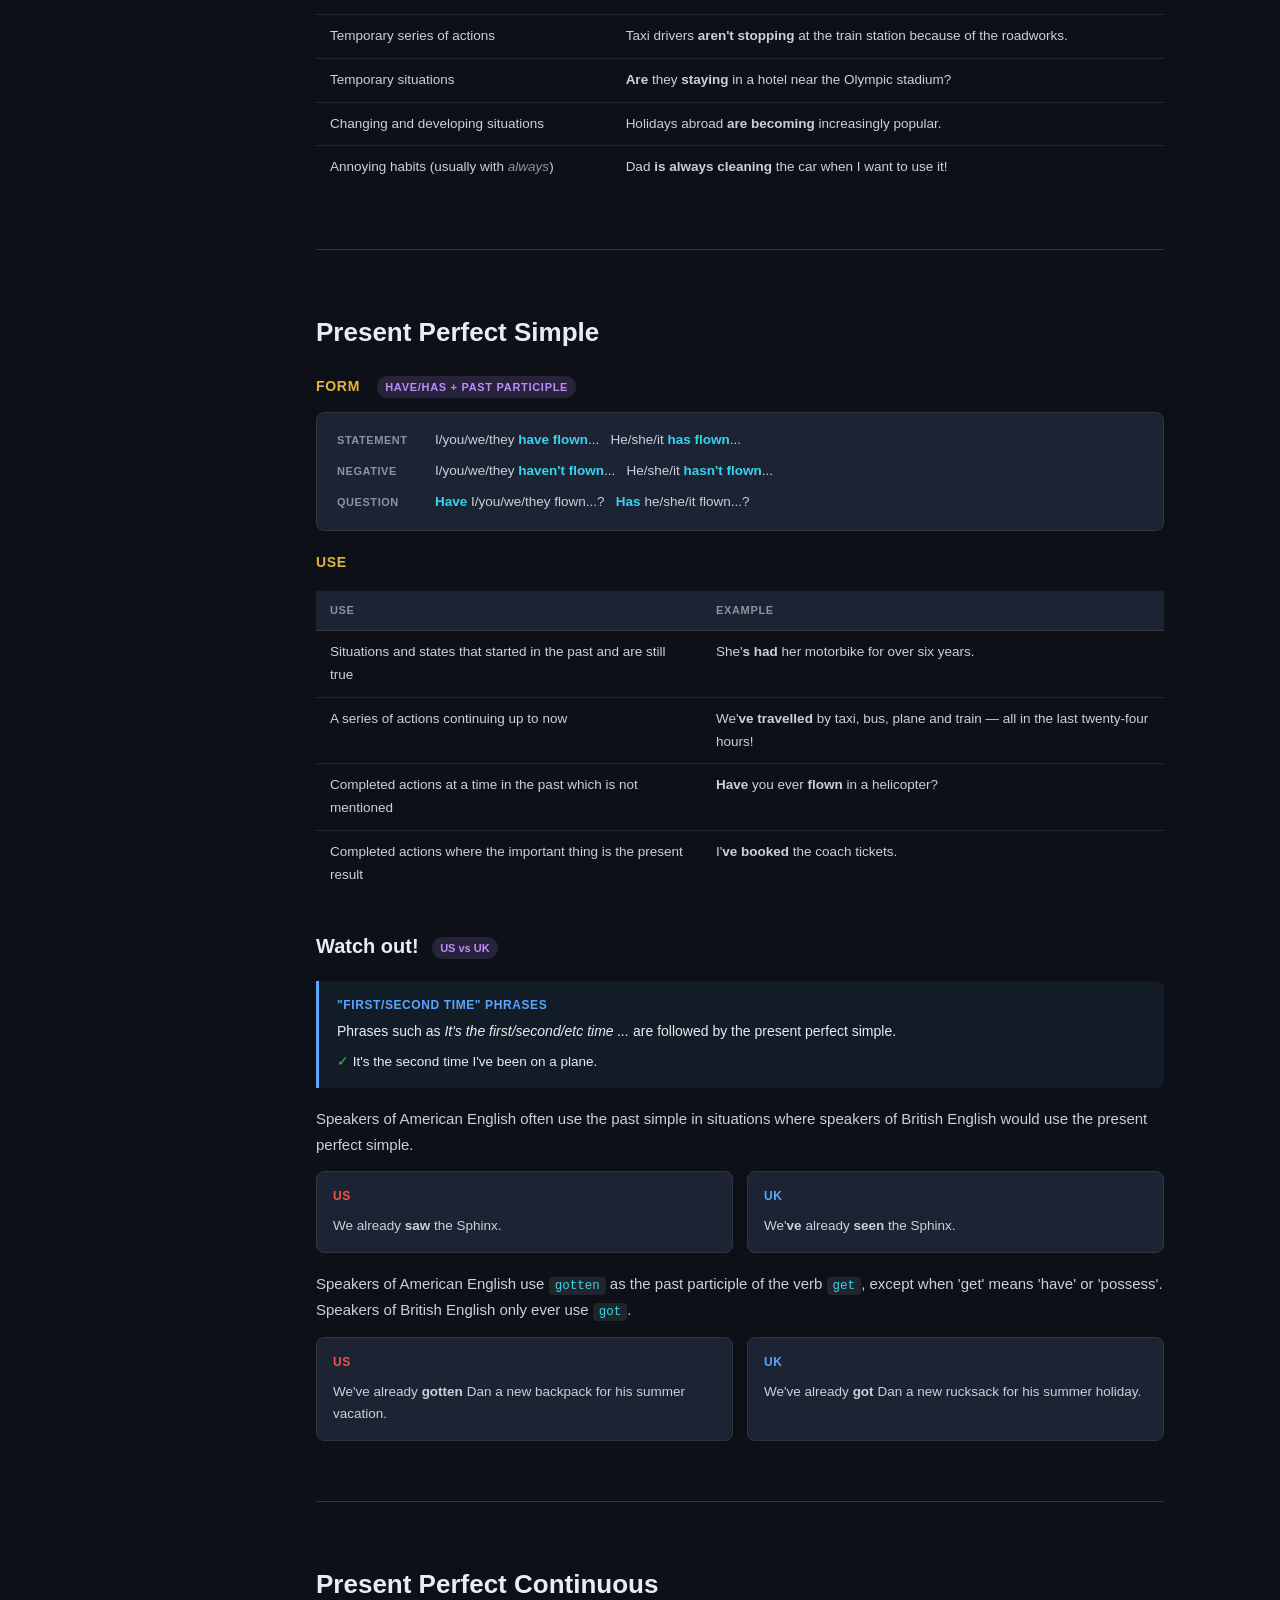
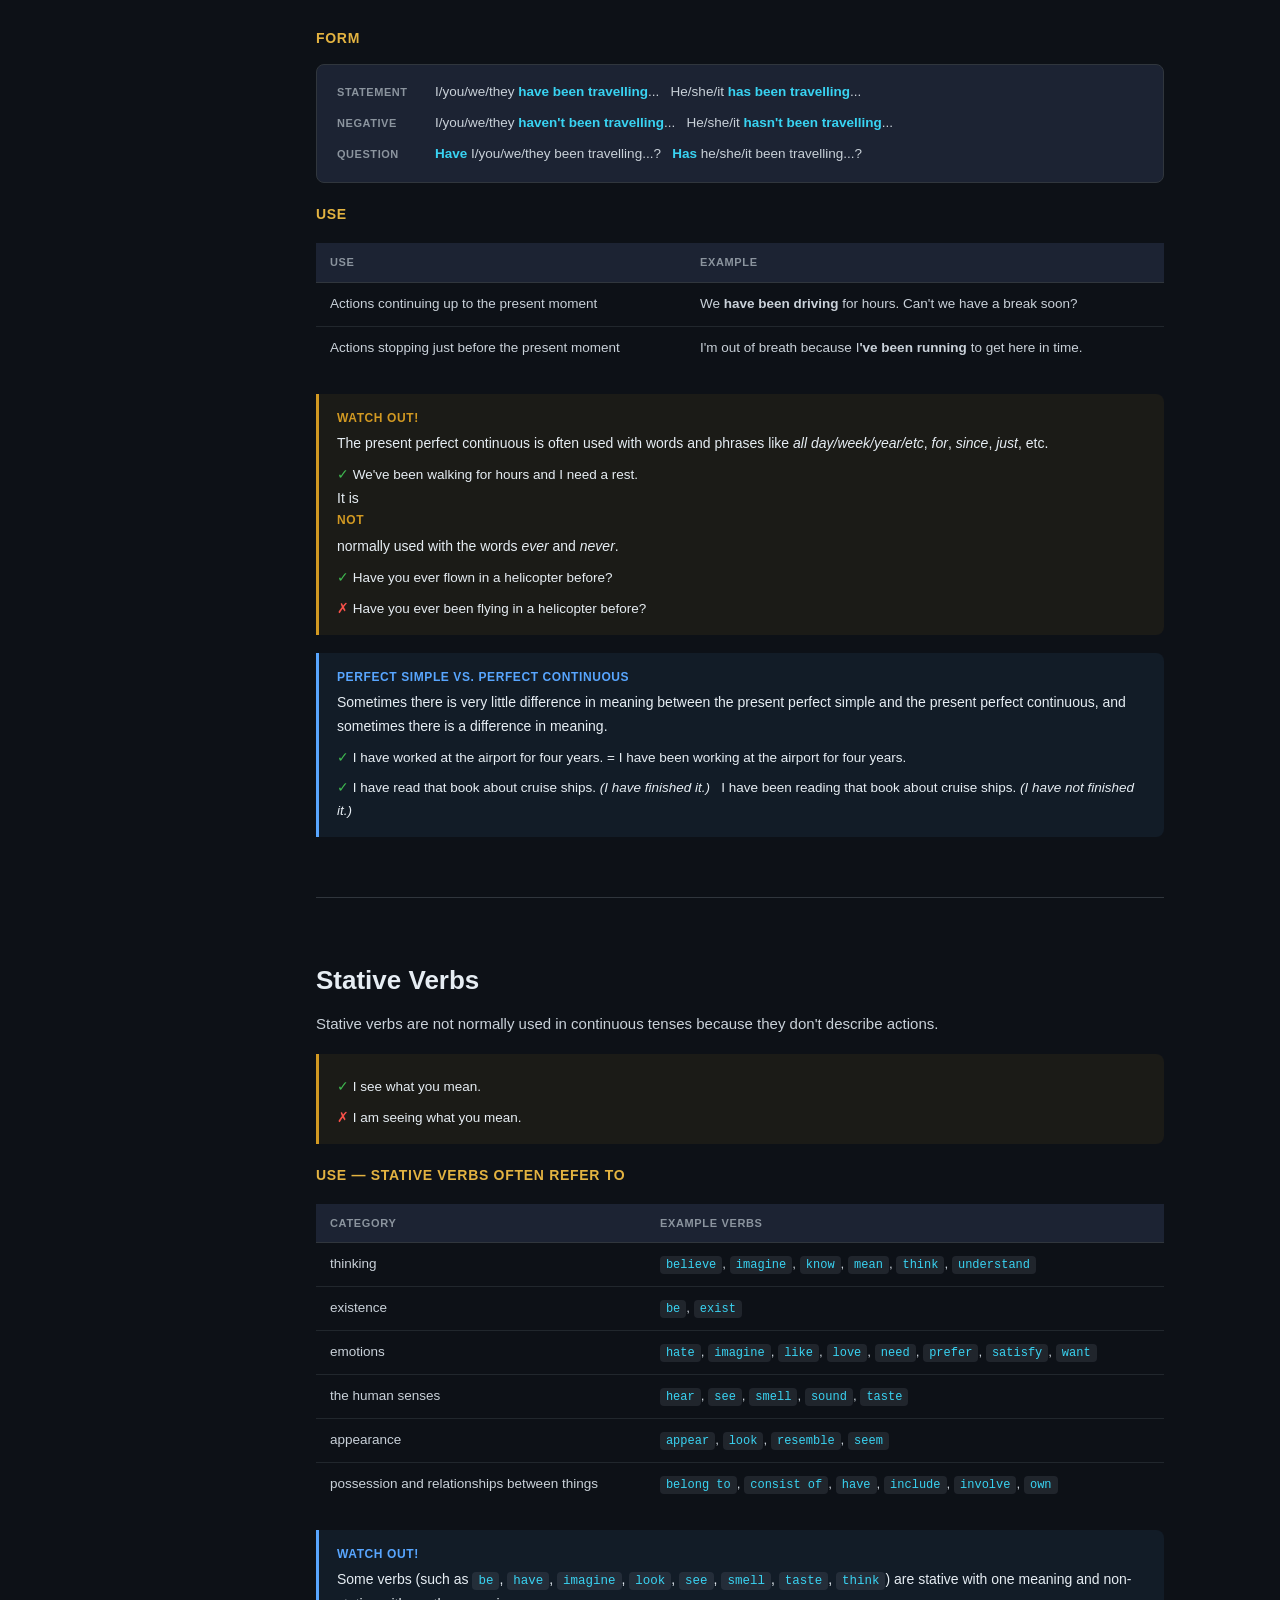
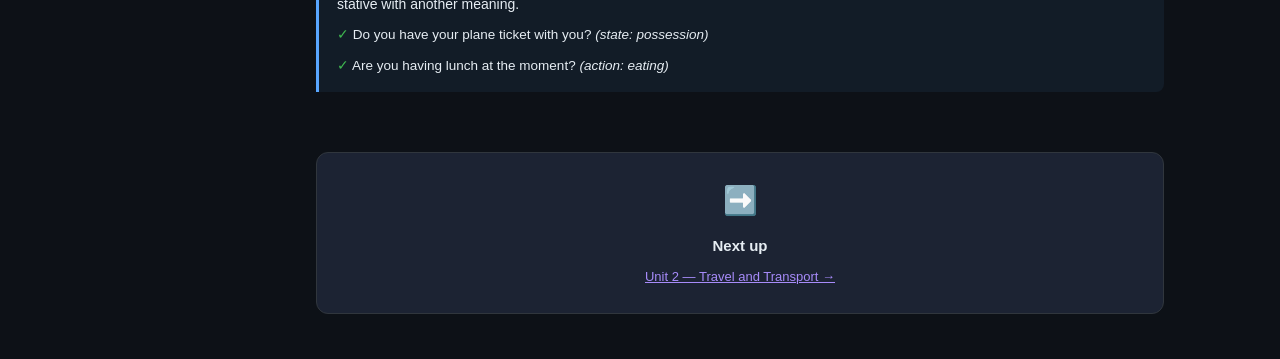
<file: english-review/unit-1-grammar.html>
<!DOCTYPE html>
<html lang="en">
<head>
<meta charset="UTF-8">
<meta name="viewport" content="width=device-width, initial-scale=1.0">
<title>Unit 1 — Grammar — English Review</title>
<link rel="icon" type="image/svg+xml" href="data:image/svg+xml,<svg xmlns='http://www.w3.org/2000/svg' viewBox='0 0 32 32'><rect width='32' height='32' rx='6' fill='%234f8ef7'/><text x='16' y='23' font-size='20' text-anchor='middle' font-family='serif'>🐙</text></svg>">
<style>
  :root {
    --bg: #0d1117;
    --surface: #161b22;
    --surface2: #1c2333;
    --border: #30363d;
    --text: #e6edf3;
    --muted: #8b949e;
    --blue: #58a6ff;
    --green: #3fb950;
    --orange: #d29922;
    --red: #f85149;
    --purple: #bc8cff;
    --cyan: #39d3f2;
    --yellow: #e3b341;
    --accent: #a78bfa;
  }
  * { box-sizing: border-box; margin: 0; padding: 0; }
  html { scroll-behavior: smooth; }
  body {
    background: var(--bg);
    color: var(--text);
    font-family: -apple-system, BlinkMacSystemFont, 'Segoe UI', sans-serif;
    font-size: 15px;
    line-height: 1.7;
    display: flex;
  }

  /* ── SIDEBAR ── */
  nav {
    width: 260px;
    min-height: 100vh;
    background: var(--surface);
    border-right: 1px solid var(--border);
    padding: 24px 0;
    position: fixed;
    top: 0; left: 0;
    overflow-y: auto;
  }
  nav .logo {
    padding: 0 20px 20px;
    border-bottom: 1px solid var(--border);
    margin-bottom: 12px;
  }
  nav .logo h1 { font-size: 17px; color: var(--accent); font-weight: 700; }
  nav .logo p { font-size: 11px; color: var(--muted); margin-top: 2px; }
  nav .home-btn {
    display: inline-flex;
    align-items: center;
    gap: 5px;
    margin-top: 12px;
    padding: 5px 10px;
    background: rgba(167,139,250,.08);
    border: 1px solid rgba(167,139,250,.2);
    border-radius: 6px;
    color: var(--accent);
    text-decoration: none;
    font-size: 12px;
    font-weight: 600;
    transition: background .15s, border-color .15s;
  }
  nav .home-btn:hover { background: rgba(167,139,250,.16); border-color: rgba(167,139,250,.4); }
  nav a {
    display: block;
    padding: 7px 20px;
    color: var(--muted);
    text-decoration: none;
    font-size: 13px;
    border-left: 2px solid transparent;
    transition: all .15s;
  }
  nav a:hover, nav a.active {
    color: var(--text);
    border-left-color: var(--accent);
    background: rgba(167,139,250,.06);
  }
  nav .section-label {
    padding: 16px 20px 4px;
    font-size: 10px;
    font-weight: 700;
    text-transform: uppercase;
    letter-spacing: .08em;
    color: var(--muted);
  }

  /* ── MAIN ── */
  main {
    margin-left: 260px;
    padding: 48px 56px;
    max-width: 960px;
    width: 100%;
  }

  /* ── HEADINGS ── */
  h2 {
    font-size: 26px;
    font-weight: 700;
    color: var(--text);
    margin-bottom: 8px;
    padding-top: 60px;
    border-top: 1px solid var(--border);
    margin-top: 60px;
  }
  h2:first-of-type { border-top: none; margin-top: 0; padding-top: 0; }
  h3 { font-size: 18px; color: var(--accent); margin: 32px 0 12px; font-weight: 600; }
  h4 { font-size: 14px; color: var(--yellow); margin: 20px 0 8px; font-weight: 600; text-transform: uppercase; letter-spacing: .05em; }
  p { margin-bottom: 14px; color: #c9d1d9; }

  /* ── FORM BOX ── */
  .form-box {
    background: var(--surface2);
    border: 1px solid var(--border);
    border-radius: 8px;
    padding: 16px 20px;
    margin: 14px 0 20px;
    font-size: 13.5px;
  }
  .form-box .row { display: flex; gap: 10px; margin-bottom: 8px; align-items: baseline; }
  .form-box .row:last-child { margin-bottom: 0; }
  .form-box .lbl {
    flex-shrink: 0;
    width: 88px;
    font-size: 11px;
    font-weight: 700;
    text-transform: uppercase;
    letter-spacing: .05em;
    color: var(--muted);
  }
  .form-box .val { color: #c9d1d9; }
  .form-box .val b { color: var(--cyan); font-weight: 600; }

  code {
    font-family: 'Fira Code', 'Cascadia Code', monospace;
    font-size: 12.5px;
    background: rgba(110,118,129,.2);
    padding: 2px 6px;
    border-radius: 4px;
    color: var(--cyan);
  }

  /* ── LABEL BADGE ── */
  .badge {
    display: inline-block;
    font-size: 11px;
    font-weight: 600;
    padding: 2px 8px;
    border-radius: 20px;
    margin-left: 8px;
    vertical-align: middle;
  }
  .badge-purple { background: rgba(188,140,255,.15); color: var(--purple); }

  /* ── CALLOUT ── */
  .callout {
    border-left: 3px solid;
    padding: 14px 18px;
    border-radius: 0 8px 8px 0;
    margin: 18px 0;
    font-size: 14px;
  }
  .callout.info { border-color: var(--blue); background: rgba(88,166,255,.07); }
  .callout.warn { border-color: var(--orange); background: rgba(210,153,34,.07); }
  .callout strong { display: block; margin-bottom: 4px; font-size: 12px; text-transform: uppercase; letter-spacing: .05em; }
  .callout.info strong { color: var(--blue); }
  .callout.warn strong { color: var(--orange); }
  .callout .ex { margin-top: 8px; font-size: 13.5px; }
  .callout .ex .ok { color: var(--green); }
  .callout .ex .no { color: var(--red); }

  /* ── COMPARE (US vs UK) ── */
  .compare {
    display: grid;
    grid-template-columns: 1fr 1fr;
    gap: 14px;
    margin: 14px 0 18px;
  }
  .compare-col {
    background: var(--surface2);
    border: 1px solid var(--border);
    border-radius: 8px;
    padding: 14px 16px;
  }
  .compare-col h5 { font-size: 12px; font-weight: 700; margin-bottom: 8px; text-transform: uppercase; letter-spacing: .05em; }
  .compare-col.us h5 { color: var(--red); }
  .compare-col.uk h5 { color: var(--blue); }
  .compare-col p { font-size: 13.5px; margin: 0; color: #c9d1d9; }

  /* ── TABLE ── */
  table {
    width: 100%;
    border-collapse: collapse;
    margin: 16px 0 24px;
    font-size: 13.5px;
  }
  th {
    background: var(--surface2);
    color: var(--muted);
    font-size: 11px;
    text-transform: uppercase;
    letter-spacing: .06em;
    padding: 10px 14px;
    text-align: left;
    border-bottom: 1px solid var(--border);
  }
  td {
    padding: 10px 14px;
    border-bottom: 1px solid rgba(48,54,61,.6);
    color: #c9d1d9;
    vertical-align: top;
  }
  tr:last-child td { border-bottom: none; }
  td code { font-size: 12px; }
  td em { color: var(--muted); font-style: italic; }

  /* ── SCROLLBAR ── */
  ::-webkit-scrollbar { width: 6px; height: 6px; }
  ::-webkit-scrollbar-track { background: transparent; }
  ::-webkit-scrollbar-thumb { background: var(--border); border-radius: 3px; }
</style>
</head>
<body>

<!-- ════════════════════════ SIDEBAR ════════════════════════ -->
<nav>
  <div class="logo">
    <h1>🧩 Unit 1 — Grammar</h1>
    <p>Present time</p>
    <a class="home-btn" href="../english-review.html">← English Review</a>
  </div>

  <div class="section-label">Present time</div>
  <a href="#present-simple">Present Simple</a>
  <a href="#present-continuous">Present Continuous</a>
  <a href="#present-perfect-simple">Present Perfect Simple</a>
  <a href="#us-vs-uk">Watch out! US vs UK</a>
  <a href="#present-perfect-continuous">Present Perfect Continuous</a>
  <a href="#stative-verbs">Stative Verbs</a>
</nav>

<!-- ════════════════════════ MAIN ════════════════════════ -->
<main>

<!-- ── HERO ── -->
<div style="margin-bottom:48px;">
  <div style="font-size:48px;margin-bottom:16px;">🧩</div>
  <h1 style="font-size:32px;font-weight:800;margin-bottom:8px;">Present time</h1>
  <p style="font-size:16px;color:var(--muted);max-width:620px;">present simple, present continuous, present perfect simple, present perfect continuous, stative verbs.</p>
</div>

<!-- ════════ PRESENT SIMPLE ════════ -->
<h2 id="present-simple">Present Simple</h2>

<h4>Form</h4>
<div class="form-box">
  <div class="row"><span class="lbl">Statement</span><span class="val">I/you/we/they <b>travel</b>... &nbsp; He/she/it <b>travels</b>...</span></div>
  <div class="row"><span class="lbl">Negative</span><span class="val">I/you/we/they <b>don't travel</b>... &nbsp; He/she/it <b>doesn't travel</b>...</span></div>
  <div class="row"><span class="lbl">Question</span><span class="val"><b>Do</b> I/you/we/they travel...? &nbsp; <b>Does</b> he/she/it travel...?</span></div>
</div>

<h4>Use</h4>
<table>
  <tr><th>Use</th><th>Example</th></tr>
  <tr><td>Current habits</td><td>Toby <strong>walks</strong> to work.</td></tr>
  <tr><td>To talk about how often things happen</td><td>Angela <strong>doesn't visit</strong> us very often.</td></tr>
  <tr><td>Permanent situations</td><td>Carlo <strong>works</strong> in a travel agent's.</td></tr>
  <tr><td>States</td><td><strong>Do</strong> you <strong>have</strong> an up-to-date passport?</td></tr>
  <tr><td>General truths and facts</td><td>Poland <strong>is</strong> in the European Union.</td></tr>
</table>

<div class="callout warn">
  <strong>Watch out!</strong>
  We can also use <code>do</code>/<code>does</code> in present simple statements for emphasis.
  <div class="ex">"You don't like going by bus, do you?" "Actually, I <strong>do</strong> like going by bus for short distances."</div>
  <div class="ex">The bus isn't quicker than the train but it <strong>does</strong> stop right outside the factory.</div>
</div>

<!-- ════════ PRESENT CONTINUOUS ════════ -->
<h2 id="present-continuous">Present Continuous</h2>

<h4>Form</h4>
<div class="form-box">
  <div class="row"><span class="lbl">Statement</span><span class="val">I <b>am driving</b>... &nbsp; You/we/they <b>are driving</b>... &nbsp; He/she/it <b>is driving</b>...</span></div>
  <div class="row"><span class="lbl">Negative</span><span class="val">I'<b>m not driving</b>... &nbsp; You/we/they <b>aren't driving</b>... (or you're/we're/they're not driving...) &nbsp; He/she/it <b>isn't driving</b>... (or he's/she's/it's not driving...)</span></div>
  <div class="row"><span class="lbl">Question</span><span class="val"><b>Am</b> I driving...? &nbsp; <b>Are</b> you/we/they driving...? &nbsp; <b>Is</b> he/she/it driving...?</span></div>
</div>

<h4>Use</h4>
<table>
  <tr><th>Use</th><th>Example</th></tr>
  <tr><td>Actions happening now</td><td>Mike <strong>is driving</strong> to work at the moment.</td></tr>
  <tr><td>Temporary series of actions</td><td>Taxi drivers <strong>aren't stopping</strong> at the train station because of the roadworks.</td></tr>
  <tr><td>Temporary situations</td><td><strong>Are</strong> they <strong>staying</strong> in a hotel near the Olympic stadium?</td></tr>
  <tr><td>Changing and developing situations</td><td>Holidays abroad <strong>are becoming</strong> increasingly popular.</td></tr>
  <tr><td>Annoying habits (usually with <em>always</em>)</td><td>Dad <strong>is always cleaning</strong> the car when I want to use it!</td></tr>
</table>

<!-- ════════ PRESENT PERFECT SIMPLE ════════ -->
<h2 id="present-perfect-simple">Present Perfect Simple</h2>

<h4>Form &nbsp;<span class="badge badge-purple">have/has + past participle</span></h4>
<div class="form-box">
  <div class="row"><span class="lbl">Statement</span><span class="val">I/you/we/they <b>have flown</b>... &nbsp; He/she/it <b>has flown</b>...</span></div>
  <div class="row"><span class="lbl">Negative</span><span class="val">I/you/we/they <b>haven't flown</b>... &nbsp; He/she/it <b>hasn't flown</b>...</span></div>
  <div class="row"><span class="lbl">Question</span><span class="val"><b>Have</b> I/you/we/they flown...? &nbsp; <b>Has</b> he/she/it flown...?</span></div>
</div>

<h4>Use</h4>
<table>
  <tr><th>Use</th><th>Example</th></tr>
  <tr><td>Situations and states that started in the past and are still true</td><td>She'<strong>s had</strong> her motorbike for over six years.</td></tr>
  <tr><td>A series of actions continuing up to now</td><td>We'<strong>ve travelled</strong> by taxi, bus, plane and train — all in the last twenty-four hours!</td></tr>
  <tr><td>Completed actions at a time in the past which is not mentioned</td><td><strong>Have</strong> you ever <strong>flown</strong> in a helicopter?</td></tr>
  <tr><td>Completed actions where the important thing is the present result</td><td>I'<strong>ve booked</strong> the coach tickets.</td></tr>
</table>

<h2 id="us-vs-uk" style="padding-top:0;border-top:none;margin-top:32px;font-size:20px;">Watch out! <span class="badge badge-purple">US vs UK</span></h2>

<div class="callout info">
  <strong>"First/second time" phrases</strong>
  Phrases such as <em>It's the first/second/etc time ...</em> are followed by the present perfect simple.
  <div class="ex"><span class="ok">✓</span> It's the second time I've been on a plane.</div>
</div>

<p>Speakers of American English often use the past simple in situations where speakers of British English would use the present perfect simple.</p>
<div class="compare">
  <div class="compare-col us">
    <h5>US</h5>
    <p>We already <strong>saw</strong> the Sphinx.</p>
  </div>
  <div class="compare-col uk">
    <h5>UK</h5>
    <p>We'<strong>ve</strong> already <strong>seen</strong> the Sphinx.</p>
  </div>
</div>

<p>Speakers of American English use <code>gotten</code> as the past participle of the verb <code>get</code>, except when 'get' means 'have' or 'possess'. Speakers of British English only ever use <code>got</code>.</p>
<div class="compare">
  <div class="compare-col us">
    <h5>US</h5>
    <p>We've already <strong>gotten</strong> Dan a new backpack for his summer vacation.</p>
  </div>
  <div class="compare-col uk">
    <h5>UK</h5>
    <p>We've already <strong>got</strong> Dan a new rucksack for his summer holiday.</p>
  </div>
</div>

<!-- ════════ PRESENT PERFECT CONTINUOUS ════════ -->
<h2 id="present-perfect-continuous">Present Perfect Continuous</h2>

<h4>Form</h4>
<div class="form-box">
  <div class="row"><span class="lbl">Statement</span><span class="val">I/you/we/they <b>have been travelling</b>... &nbsp; He/she/it <b>has been travelling</b>...</span></div>
  <div class="row"><span class="lbl">Negative</span><span class="val">I/you/we/they <b>haven't been travelling</b>... &nbsp; He/she/it <b>hasn't been travelling</b>...</span></div>
  <div class="row"><span class="lbl">Question</span><span class="val"><b>Have</b> I/you/we/they been travelling...? &nbsp; <b>Has</b> he/she/it been travelling...?</span></div>
</div>

<h4>Use</h4>
<table>
  <tr><th>Use</th><th>Example</th></tr>
  <tr><td>Actions continuing up to the present moment</td><td>We <strong>have been driving</strong> for hours. Can't we have a break soon?</td></tr>
  <tr><td>Actions stopping just before the present moment</td><td>I'm out of breath because I<strong>'ve been running</strong> to get here in time.</td></tr>
</table>

<div class="callout warn">
  <strong>Watch out!</strong>
  The present perfect continuous is often used with words and phrases like <em>all day/week/year/etc</em>, <em>for</em>, <em>since</em>, <em>just</em>, etc.
  <div class="ex"><span class="ok">✓</span> We've been walking for hours and I need a rest.</div>
  It is <strong>not</strong> normally used with the words <em>ever</em> and <em>never</em>.
  <div class="ex"><span class="ok">✓</span> Have you ever flown in a helicopter before?</div>
  <div class="ex"><span class="no">✗</span> Have you ever been flying in a helicopter before?</div>
</div>

<div class="callout info">
  <strong>Perfect simple vs. perfect continuous</strong>
  Sometimes there is very little difference in meaning between the present perfect simple and the present perfect continuous, and sometimes there is a difference in meaning.
  <div class="ex"><span class="ok">✓</span> I have worked at the airport for four years. = I have been working at the airport for four years.</div>
  <div class="ex"><span class="ok">✓</span> I have read that book about cruise ships. <em>(I have finished it.)</em> &nbsp; I have been reading that book about cruise ships. <em>(I have not finished it.)</em></div>
</div>

<!-- ════════ STATIVE VERBS ════════ -->
<h2 id="stative-verbs">Stative Verbs</h2>

<p>Stative verbs are not normally used in continuous tenses because they don't describe actions.</p>
<div class="callout warn">
  <div class="ex"><span class="ok">✓</span> I see what you mean.</div>
  <div class="ex"><span class="no">✗</span> I am seeing what you mean.</div>
</div>

<h4>Use — stative verbs often refer to</h4>
<table>
  <tr><th>Category</th><th>Example verbs</th></tr>
  <tr><td>thinking</td><td><code>believe</code>, <code>imagine</code>, <code>know</code>, <code>mean</code>, <code>think</code>, <code>understand</code></td></tr>
  <tr><td>existence</td><td><code>be</code>, <code>exist</code></td></tr>
  <tr><td>emotions</td><td><code>hate</code>, <code>imagine</code>, <code>like</code>, <code>love</code>, <code>need</code>, <code>prefer</code>, <code>satisfy</code>, <code>want</code></td></tr>
  <tr><td>the human senses</td><td><code>hear</code>, <code>see</code>, <code>smell</code>, <code>sound</code>, <code>taste</code></td></tr>
  <tr><td>appearance</td><td><code>appear</code>, <code>look</code>, <code>resemble</code>, <code>seem</code></td></tr>
  <tr><td>possession and relationships between things</td><td><code>belong to</code>, <code>consist of</code>, <code>have</code>, <code>include</code>, <code>involve</code>, <code>own</code></td></tr>
</table>

<div class="callout info">
  <strong>Watch out!</strong>
  Some verbs (such as <code>be</code>, <code>have</code>, <code>imagine</code>, <code>look</code>, <code>see</code>, <code>smell</code>, <code>taste</code>, <code>think</code>) are stative with one meaning and non-stative with another meaning.
  <div class="ex"><span class="ok">✓</span> Do you have your plane ticket with you? <em>(state: possession)</em></div>
  <div class="ex"><span class="ok">✓</span> Are you having lunch at the moment? <em>(action: eating)</em></div>
</div>

<div style="margin-top:60px;padding:24px;background:var(--surface2);border:1px solid var(--border);border-radius:12px;text-align:center;">
  <div style="font-size:28px;margin-bottom:8px;">➡️</div>
  <p style="font-size:15px;color:var(--text);margin:0;font-weight:600;">Next up</p>
  <p style="font-size:13px;color:var(--muted);margin:8px 0 0;"><a href="unit-2-vocabulary.html" style="color:var(--accent);">Unit 2 — Travel and Transport →</a></p>
</div>

</main>

<script>
  // Highlight active nav link on scroll
  const sections = document.querySelectorAll('h2[id]');
  const links = document.querySelectorAll('nav a');
  const observer = new IntersectionObserver(entries => {
    entries.forEach(e => {
      if (e.isIntersecting) {
        links.forEach(l => l.classList.remove('active'));
        const active = document.querySelector(`nav a[href="#${e.target.id}"]`);
        if (active) active.classList.add('active');
      }
    });
  }, { rootMargin: '-20% 0px -70% 0px' });
  sections.forEach(s => observer.observe(s));
</script>
</body>
</html>
</file>
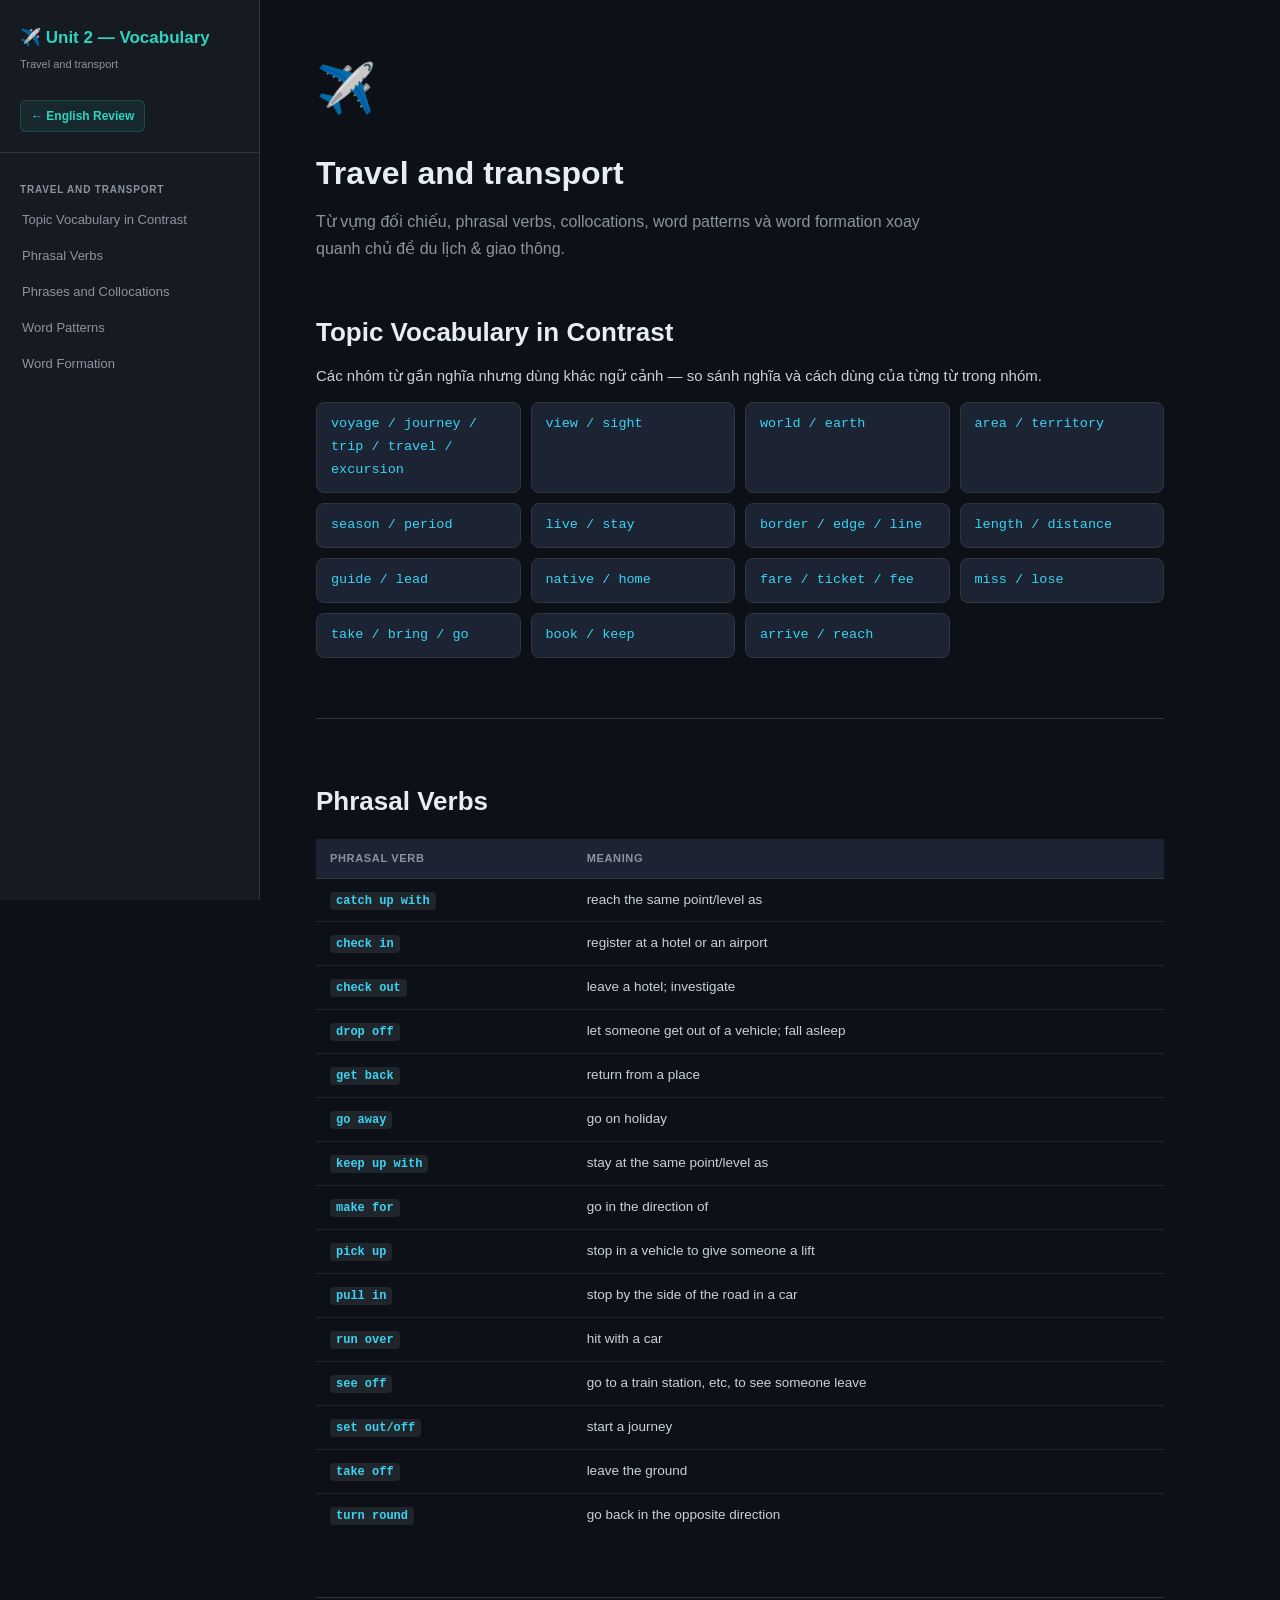
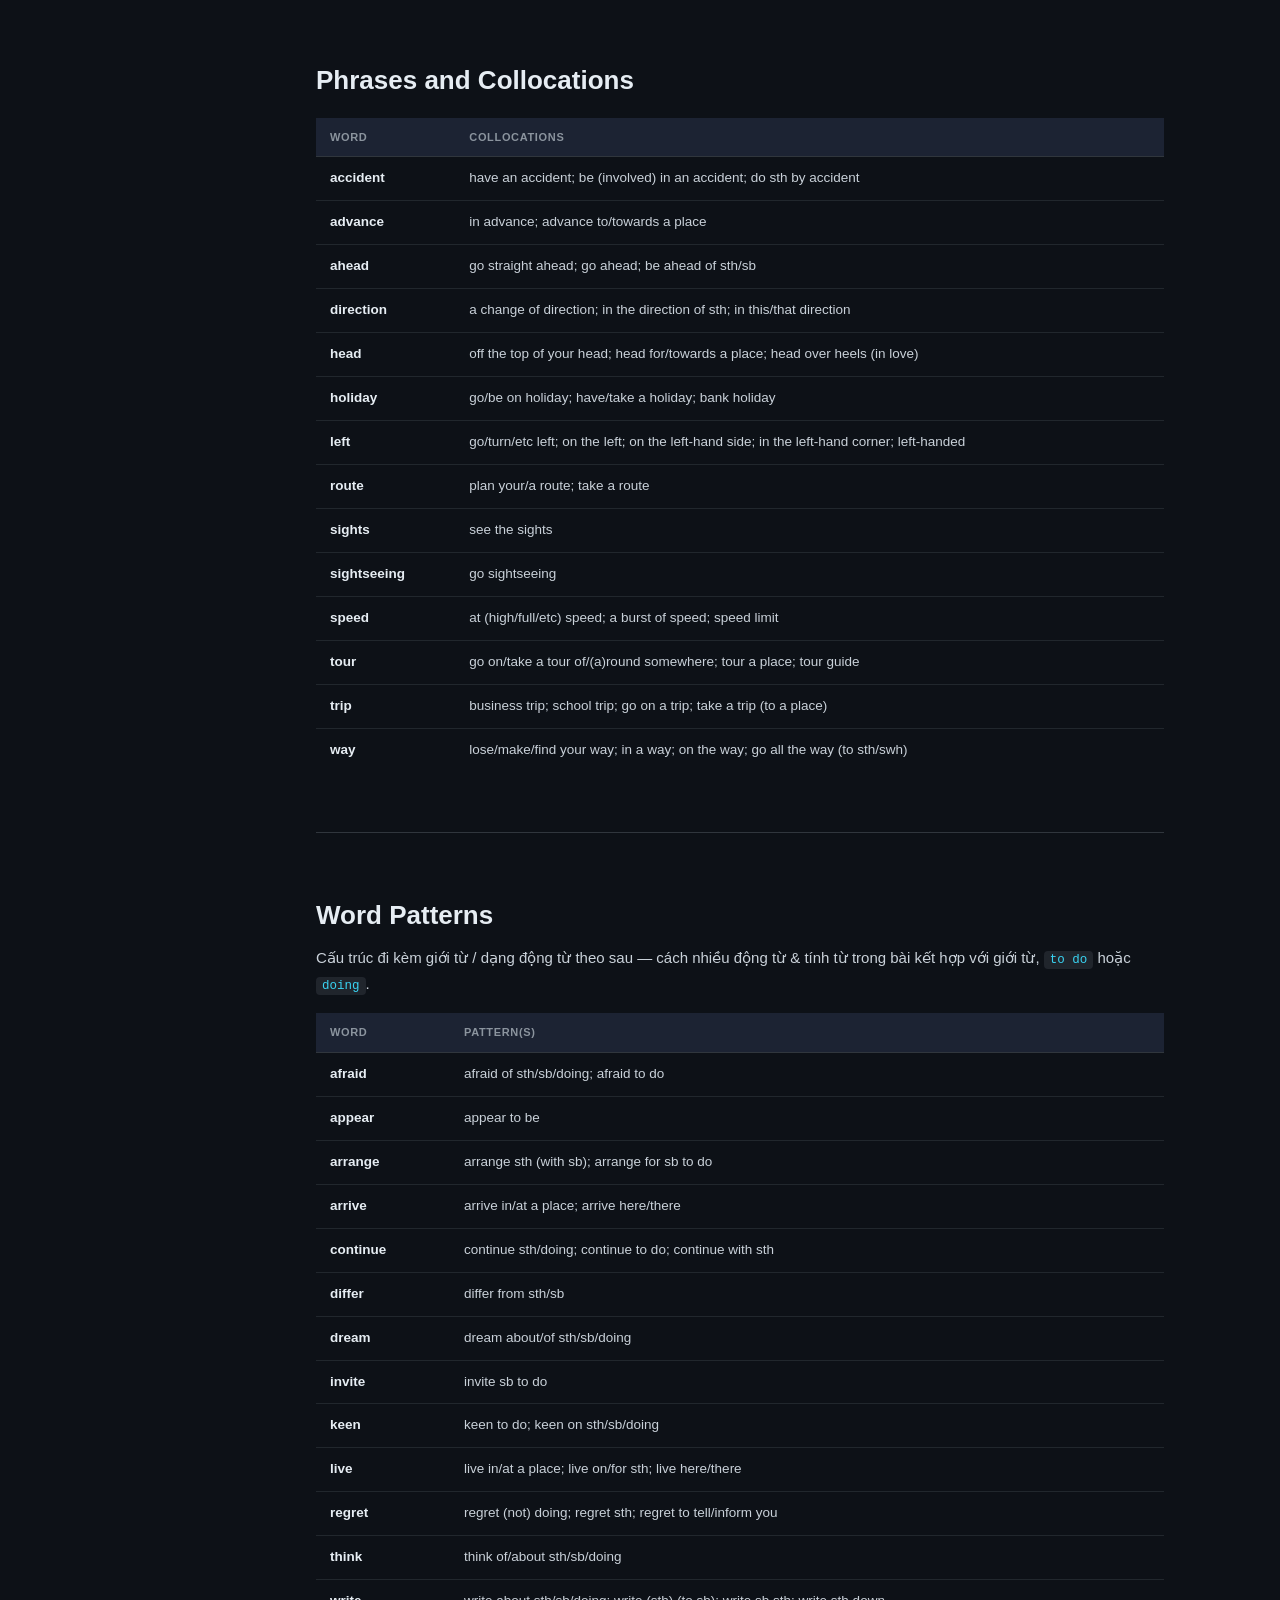
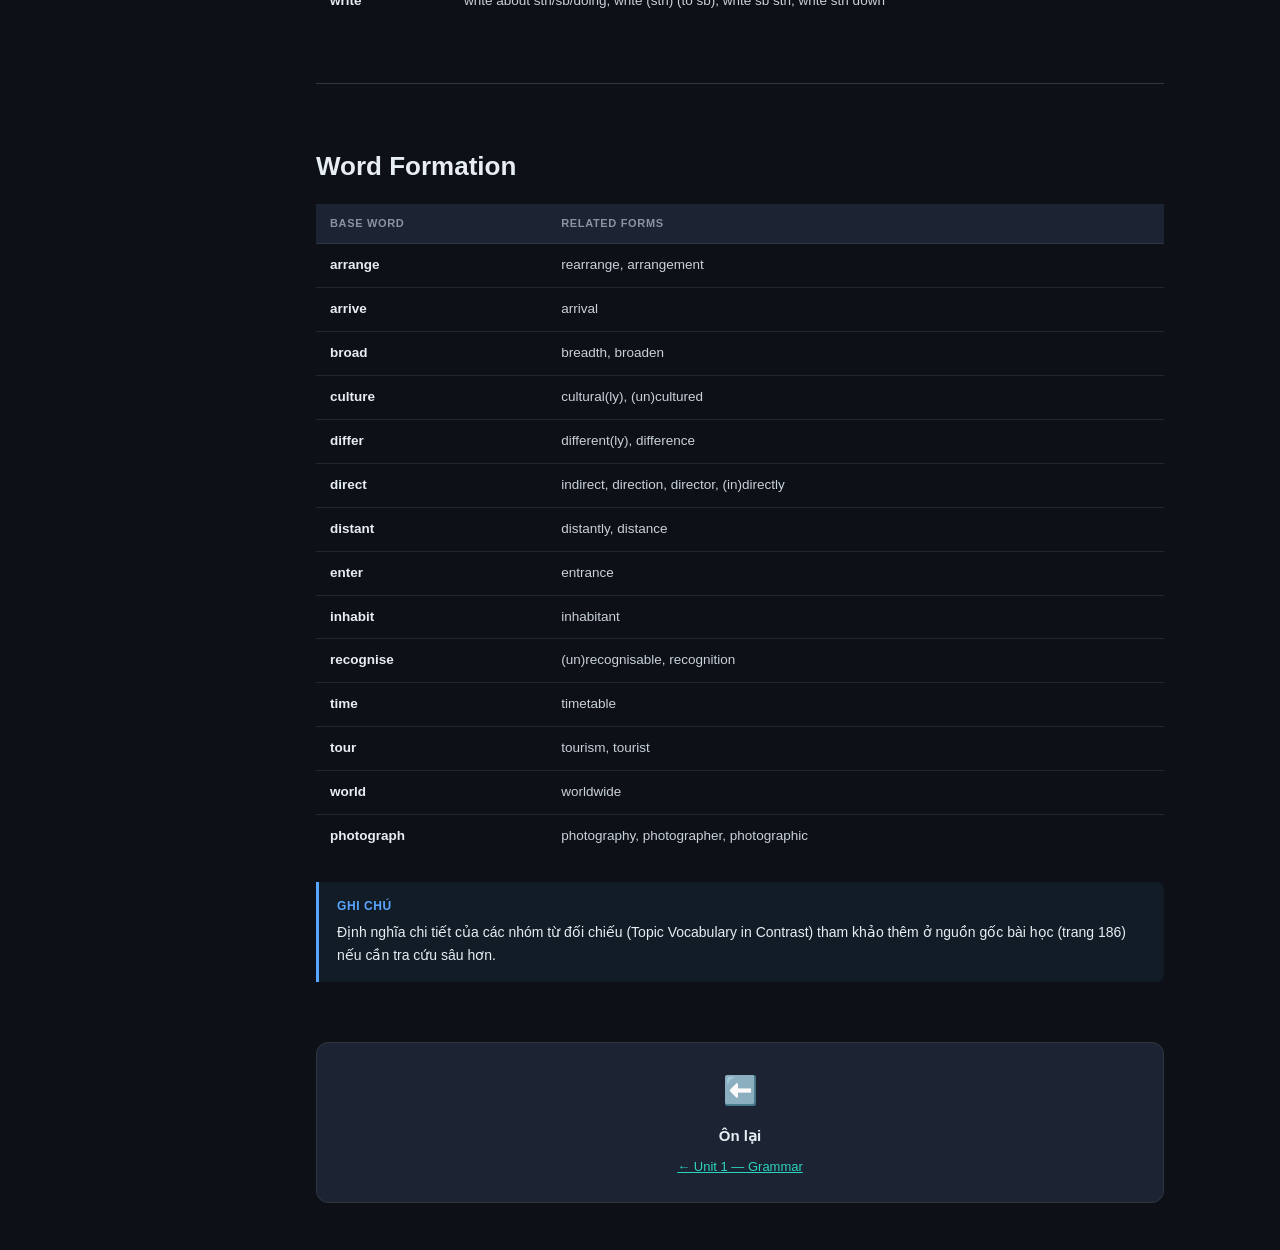
<file: english-review/unit-2-vocabulary.html>
<!DOCTYPE html>
<html lang="en">
<head>
<meta charset="UTF-8">
<meta name="viewport" content="width=device-width, initial-scale=1.0">
<title>Unit 2 — Travel and Transport — English Review</title>
<link rel="icon" type="image/svg+xml" href="data:image/svg+xml,<svg xmlns='http://www.w3.org/2000/svg' viewBox='0 0 32 32'><rect width='32' height='32' rx='6' fill='%234f8ef7'/><text x='16' y='23' font-size='20' text-anchor='middle' font-family='serif'>🐙</text></svg>">
<style>
  :root {
    --bg: #0d1117;
    --surface: #161b22;
    --surface2: #1c2333;
    --border: #30363d;
    --text: #e6edf3;
    --muted: #8b949e;
    --blue: #58a6ff;
    --green: #3fb950;
    --orange: #d29922;
    --red: #f85149;
    --purple: #bc8cff;
    --cyan: #39d3f2;
    --yellow: #e3b341;
    --accent: #2dd4bf;
  }
  * { box-sizing: border-box; margin: 0; padding: 0; }
  html { scroll-behavior: smooth; }
  body {
    background: var(--bg);
    color: var(--text);
    font-family: -apple-system, BlinkMacSystemFont, 'Segoe UI', sans-serif;
    font-size: 15px;
    line-height: 1.7;
    display: flex;
  }

  /* ── SIDEBAR ── */
  nav {
    width: 260px;
    min-height: 100vh;
    background: var(--surface);
    border-right: 1px solid var(--border);
    padding: 24px 0;
    position: fixed;
    top: 0; left: 0;
    overflow-y: auto;
  }
  nav .logo {
    padding: 0 20px 20px;
    border-bottom: 1px solid var(--border);
    margin-bottom: 12px;
  }
  nav .logo h1 { font-size: 17px; color: var(--accent); font-weight: 700; }
  nav .logo p { font-size: 11px; color: var(--muted); margin-top: 2px; }
  nav .home-btn {
    display: inline-flex;
    align-items: center;
    gap: 5px;
    margin-top: 12px;
    padding: 5px 10px;
    background: rgba(45,212,191,.08);
    border: 1px solid rgba(45,212,191,.2);
    border-radius: 6px;
    color: var(--accent);
    text-decoration: none;
    font-size: 12px;
    font-weight: 600;
    transition: background .15s, border-color .15s;
  }
  nav .home-btn:hover { background: rgba(45,212,191,.16); border-color: rgba(45,212,191,.4); }
  nav a {
    display: block;
    padding: 7px 20px;
    color: var(--muted);
    text-decoration: none;
    font-size: 13px;
    border-left: 2px solid transparent;
    transition: all .15s;
  }
  nav a:hover, nav a.active {
    color: var(--text);
    border-left-color: var(--accent);
    background: rgba(45,212,191,.06);
  }
  nav .section-label {
    padding: 16px 20px 4px;
    font-size: 10px;
    font-weight: 700;
    text-transform: uppercase;
    letter-spacing: .08em;
    color: var(--muted);
  }

  /* ── MAIN ── */
  main {
    margin-left: 260px;
    padding: 48px 56px;
    max-width: 960px;
    width: 100%;
  }

  /* ── HEADINGS ── */
  h2 {
    font-size: 26px;
    font-weight: 700;
    color: var(--text);
    margin-bottom: 8px;
    padding-top: 60px;
    border-top: 1px solid var(--border);
    margin-top: 60px;
  }
  h2:first-of-type { border-top: none; margin-top: 0; padding-top: 0; }
  h3 { font-size: 18px; color: var(--accent); margin: 32px 0 12px; font-weight: 600; }
  h4 { font-size: 14px; color: var(--yellow); margin: 20px 0 8px; font-weight: 600; text-transform: uppercase; letter-spacing: .05em; }
  p { margin-bottom: 14px; color: #c9d1d9; }

  code {
    font-family: 'Fira Code', 'Cascadia Code', monospace;
    font-size: 12.5px;
    background: rgba(110,118,129,.2);
    padding: 2px 6px;
    border-radius: 4px;
    color: var(--cyan);
  }

  /* ── CALLOUT ── */
  .callout {
    border-left: 3px solid;
    padding: 14px 18px;
    border-radius: 0 8px 8px 0;
    margin: 18px 0;
    font-size: 14px;
  }
  .callout.info { border-color: var(--blue); background: rgba(88,166,255,.07); }
  .callout strong { display: block; margin-bottom: 4px; font-size: 12px; text-transform: uppercase; letter-spacing: .05em; }
  .callout.info strong { color: var(--blue); }

  /* ── WORD-GROUP CHIPS (topic vocabulary in contrast) ── */
  .chip-grid {
    display: grid;
    grid-template-columns: repeat(auto-fill, minmax(200px, 1fr));
    gap: 10px;
    margin: 14px 0 20px;
  }
  .chip {
    background: var(--surface2);
    border: 1px solid var(--border);
    border-radius: 8px;
    padding: 10px 14px;
    font-size: 13.5px;
    color: var(--cyan);
    font-family: 'Fira Code', 'Cascadia Code', monospace;
  }

  /* ── TABLE ── */
  table {
    width: 100%;
    border-collapse: collapse;
    margin: 16px 0 24px;
    font-size: 13.5px;
  }
  th {
    background: var(--surface2);
    color: var(--muted);
    font-size: 11px;
    text-transform: uppercase;
    letter-spacing: .06em;
    padding: 10px 14px;
    text-align: left;
    border-bottom: 1px solid var(--border);
  }
  td {
    padding: 10px 14px;
    border-bottom: 1px solid rgba(48,54,61,.6);
    color: #c9d1d9;
    vertical-align: top;
  }
  tr:last-child td { border-bottom: none; }
  td code { font-size: 12px; }
  td.w { white-space: nowrap; font-weight: 600; color: var(--text); }

  /* ── SCROLLBAR ── */
  ::-webkit-scrollbar { width: 6px; height: 6px; }
  ::-webkit-scrollbar-track { background: transparent; }
  ::-webkit-scrollbar-thumb { background: var(--border); border-radius: 3px; }
</style>
</head>
<body>

<!-- ════════════════════════ SIDEBAR ════════════════════════ -->
<nav>
  <div class="logo">
    <h1>✈️ Unit 2 — Vocabulary</h1>
    <p>Travel and transport</p>
    <a class="home-btn" href="../english-review.html">← English Review</a>
  </div>

  <div class="section-label">Travel and transport</div>
  <a href="#topic-vocab">Topic Vocabulary in Contrast</a>
  <a href="#phrasal-verbs">Phrasal Verbs</a>
  <a href="#phrases-collocations">Phrases and Collocations</a>
  <a href="#word-patterns">Word Patterns</a>
  <a href="#word-formation">Word Formation</a>
</nav>

<!-- ════════════════════════ MAIN ════════════════════════ -->
<main>

<!-- ── HERO ── -->
<div style="margin-bottom:48px;">
  <div style="font-size:48px;margin-bottom:16px;">✈️</div>
  <h1 style="font-size:32px;font-weight:800;margin-bottom:8px;">Travel and transport</h1>
  <p style="font-size:16px;color:var(--muted);max-width:620px;">Từ vựng đối chiếu, phrasal verbs, collocations, word patterns và word formation xoay quanh chủ đề du lịch &amp; giao thông.</p>
</div>

<!-- ════════ TOPIC VOCABULARY IN CONTRAST ════════ -->
<h2 id="topic-vocab">Topic Vocabulary in Contrast</h2>
<p>Các nhóm từ gần nghĩa nhưng dùng khác ngữ cảnh — so sánh nghĩa và cách dùng của từng từ trong nhóm.</p>

<div class="chip-grid">
  <div class="chip">voyage / journey / trip / travel / excursion</div>
  <div class="chip">view / sight</div>
  <div class="chip">world / earth</div>
  <div class="chip">area / territory</div>
  <div class="chip">season / period</div>
  <div class="chip">live / stay</div>
  <div class="chip">border / edge / line</div>
  <div class="chip">length / distance</div>
  <div class="chip">guide / lead</div>
  <div class="chip">native / home</div>
  <div class="chip">fare / ticket / fee</div>
  <div class="chip">miss / lose</div>
  <div class="chip">take / bring / go</div>
  <div class="chip">book / keep</div>
  <div class="chip">arrive / reach</div>
</div>

<!-- ════════ PHRASAL VERBS ════════ -->
<h2 id="phrasal-verbs">Phrasal Verbs</h2>
<table>
  <tr><th>Phrasal verb</th><th>Meaning</th></tr>
  <tr><td class="w"><code>catch up with</code></td><td>reach the same point/level as</td></tr>
  <tr><td class="w"><code>check in</code></td><td>register at a hotel or an airport</td></tr>
  <tr><td class="w"><code>check out</code></td><td>leave a hotel; investigate</td></tr>
  <tr><td class="w"><code>drop off</code></td><td>let someone get out of a vehicle; fall asleep</td></tr>
  <tr><td class="w"><code>get back</code></td><td>return from a place</td></tr>
  <tr><td class="w"><code>go away</code></td><td>go on holiday</td></tr>
  <tr><td class="w"><code>keep up with</code></td><td>stay at the same point/level as</td></tr>
  <tr><td class="w"><code>make for</code></td><td>go in the direction of</td></tr>
  <tr><td class="w"><code>pick up</code></td><td>stop in a vehicle to give someone a lift</td></tr>
  <tr><td class="w"><code>pull in</code></td><td>stop by the side of the road in a car</td></tr>
  <tr><td class="w"><code>run over</code></td><td>hit with a car</td></tr>
  <tr><td class="w"><code>see off</code></td><td>go to a train station, etc, to see someone leave</td></tr>
  <tr><td class="w"><code>set out/off</code></td><td>start a journey</td></tr>
  <tr><td class="w"><code>take off</code></td><td>leave the ground</td></tr>
  <tr><td class="w"><code>turn round</code></td><td>go back in the opposite direction</td></tr>
</table>

<!-- ════════ PHRASES AND COLLOCATIONS ════════ -->
<h2 id="phrases-collocations">Phrases and Collocations</h2>
<table>
  <tr><th>Word</th><th>Collocations</th></tr>
  <tr><td class="w">accident</td><td>have an accident; be (involved) in an accident; do sth by accident</td></tr>
  <tr><td class="w">advance</td><td>in advance; advance to/towards a place</td></tr>
  <tr><td class="w">ahead</td><td>go straight ahead; go ahead; be ahead of sth/sb</td></tr>
  <tr><td class="w">direction</td><td>a change of direction; in the direction of sth; in this/that direction</td></tr>
  <tr><td class="w">head</td><td>off the top of your head; head for/towards a place; head over heels (in love)</td></tr>
  <tr><td class="w">holiday</td><td>go/be on holiday; have/take a holiday; bank holiday</td></tr>
  <tr><td class="w">left</td><td>go/turn/etc left; on the left; on the left-hand side; in the left-hand corner; left-handed</td></tr>
  <tr><td class="w">route</td><td>plan your/a route; take a route</td></tr>
  <tr><td class="w">sights</td><td>see the sights</td></tr>
  <tr><td class="w">sightseeing</td><td>go sightseeing</td></tr>
  <tr><td class="w">speed</td><td>at (high/full/etc) speed; a burst of speed; speed limit</td></tr>
  <tr><td class="w">tour</td><td>go on/take a tour of/(a)round somewhere; tour a place; tour guide</td></tr>
  <tr><td class="w">trip</td><td>business trip; school trip; go on a trip; take a trip (to a place)</td></tr>
  <tr><td class="w">way</td><td>lose/make/find your way; in a way; on the way; go all the way (to sth/swh)</td></tr>
</table>

<!-- ════════ WORD PATTERNS ════════ -->
<h2 id="word-patterns">Word Patterns</h2>
<p>Cấu trúc đi kèm giới từ / dạng động từ theo sau — cách nhiều động từ &amp; tính từ trong bài kết hợp với giới từ, <code>to do</code> hoặc <code>doing</code>.</p>
<table>
  <tr><th>Word</th><th>Pattern(s)</th></tr>
  <tr><td class="w">afraid</td><td>afraid of sth/sb/doing; afraid to do</td></tr>
  <tr><td class="w">appear</td><td>appear to be</td></tr>
  <tr><td class="w">arrange</td><td>arrange sth (with sb); arrange for sb to do</td></tr>
  <tr><td class="w">arrive</td><td>arrive in/at a place; arrive here/there</td></tr>
  <tr><td class="w">continue</td><td>continue sth/doing; continue to do; continue with sth</td></tr>
  <tr><td class="w">differ</td><td>differ from sth/sb</td></tr>
  <tr><td class="w">dream</td><td>dream about/of sth/sb/doing</td></tr>
  <tr><td class="w">invite</td><td>invite sb to do</td></tr>
  <tr><td class="w">keen</td><td>keen to do; keen on sth/sb/doing</td></tr>
  <tr><td class="w">live</td><td>live in/at a place; live on/for sth; live here/there</td></tr>
  <tr><td class="w">regret</td><td>regret (not) doing; regret sth; regret to tell/inform you</td></tr>
  <tr><td class="w">think</td><td>think of/about sth/sb/doing</td></tr>
  <tr><td class="w">write</td><td>write about sth/sb/doing; write (sth) (to sb); write sb sth; write sth down</td></tr>
</table>

<!-- ════════ WORD FORMATION ════════ -->
<h2 id="word-formation">Word Formation</h2>
<table>
  <tr><th>Base word</th><th>Related forms</th></tr>
  <tr><td class="w">arrange</td><td>rearrange, arrangement</td></tr>
  <tr><td class="w">arrive</td><td>arrival</td></tr>
  <tr><td class="w">broad</td><td>breadth, broaden</td></tr>
  <tr><td class="w">culture</td><td>cultural(ly), (un)cultured</td></tr>
  <tr><td class="w">differ</td><td>different(ly), difference</td></tr>
  <tr><td class="w">direct</td><td>indirect, direction, director, (in)directly</td></tr>
  <tr><td class="w">distant</td><td>distantly, distance</td></tr>
  <tr><td class="w">enter</td><td>entrance</td></tr>
  <tr><td class="w">inhabit</td><td>inhabitant</td></tr>
  <tr><td class="w">recognise</td><td>(un)recognisable, recognition</td></tr>
  <tr><td class="w">time</td><td>timetable</td></tr>
  <tr><td class="w">tour</td><td>tourism, tourist</td></tr>
  <tr><td class="w">world</td><td>worldwide</td></tr>
  <tr><td class="w">photograph</td><td>photography, photographer, photographic</td></tr>
</table>

<div class="callout info">
  <strong>Ghi chú</strong>
  Định nghĩa chi tiết của các nhóm từ đối chiếu (Topic Vocabulary in Contrast) tham khảo thêm ở nguồn gốc bài học (trang 186) nếu cần tra cứu sâu hơn.
</div>

<div style="margin-top:60px;padding:24px;background:var(--surface2);border:1px solid var(--border);border-radius:12px;text-align:center;">
  <div style="font-size:28px;margin-bottom:8px;">⬅️</div>
  <p style="font-size:15px;color:var(--text);margin:0;font-weight:600;">Ôn lại</p>
  <p style="font-size:13px;color:var(--muted);margin:8px 0 0;"><a href="unit-1-grammar.html" style="color:var(--accent);">← Unit 1 — Grammar</a></p>
</div>

</main>

<script>
  // Highlight active nav link on scroll
  const sections = document.querySelectorAll('h2[id]');
  const links = document.querySelectorAll('nav a');
  const observer = new IntersectionObserver(entries => {
    entries.forEach(e => {
      if (e.isIntersecting) {
        links.forEach(l => l.classList.remove('active'));
        const active = document.querySelector(`nav a[href="#${e.target.id}"]`);
        if (active) active.classList.add('active');
      }
    });
  }, { rootMargin: '-20% 0px -70% 0px' });
  sections.forEach(s => observer.observe(s));
</script>
</body>
</html>
</file>
<file: englishmaster/style.css>
:root {
  --bg: #0a0e1a;
  --surface: #111827;
  --surface2: #1a2235;
  --border: #1e2d45;
  --accent: #fb923c;
  --accent2: #f472b6;
  --green: #34d399;
  --red: #f87171;
  --yellow: #fbbf24;
  --blue: #60a5fa;
  --text: #e2e8f0;
  --muted: #64748b;
  --card-h: 420px;
}

* { box-sizing: border-box; margin: 0; padding: 0; }

body {
  font-family: 'Sora', sans-serif;
  background: var(--bg);
  color: var(--text);
  min-height: 100vh;
  overflow-x: hidden;
}

/* Ambient background */
body::before {
  content: '';
  position: fixed;
  top: -30%;
  left: -20%;
  width: 60%;
  height: 60%;
  background: radial-gradient(ellipse, rgba(251,146,60,0.08) 0%, transparent 70%);
  pointer-events: none;
  z-index: 0;
}
body::after {
  content: '';
  position: fixed;
  bottom: -20%;
  right: -10%;
  width: 50%;
  height: 50%;
  background: radial-gradient(ellipse, rgba(244,114,182,0.07) 0%, transparent 70%);
  pointer-events: none;
  z-index: 0;
}

/* SCREENS */
.screen { display: none; min-height: 100vh; position: relative; z-index: 1; }
.screen.active { display: flex; flex-direction: column; }

/* HOME BUTTON */
.hub-btn {
  position: fixed;
  top: 16px;
  left: 16px;
  z-index: 999;
  display: inline-flex;
  align-items: center;
  gap: 5px;
  padding: 6px 12px;
  background: rgba(251,146,60,.1);
  border: 1px solid rgba(251,146,60,.25);
  border-radius: 8px;
  color: var(--accent);
  text-decoration: none;
  font-size: 12px;
  font-weight: 600;
  font-family: inherit;
  transition: background .15s, border-color .15s;
}
.hub-btn:hover { background: rgba(251,146,60,.2); border-color: rgba(251,146,60,.45); }

/* ===== HOME SCREEN ===== */
#home {
  align-items: center;
  justify-content: center;
  padding: 90px 20px 40px;
  text-align: center;
}

.logo {
  font-size: 13px;
  font-weight: 600;
  letter-spacing: 4px;
  text-transform: uppercase;
  color: var(--accent);
  margin-bottom: 20px;
  opacity: 0.8;
}

h1.hero {
  font-size: clamp(2.2rem, 5.5vw, 4rem);
  font-weight: 800;
  line-height: 1.1;
  margin-bottom: 16px;
  background: linear-gradient(135deg, #e2e8f0 30%, var(--accent) 70%, var(--accent2) 100%);
  -webkit-background-clip: text;
  -webkit-text-fill-color: transparent;
  background-clip: text;
}

.hero-sub {
  color: var(--muted);
  font-size: 1.02rem;
  margin-bottom: 40px;
  max-width: 480px;
  line-height: 1.6;
}

.stats-row {
  display: flex;
  gap: 16px;
  margin-bottom: 36px;
  justify-content: center;
  flex-wrap: wrap;
  max-width: 800px;
}

.stat-pill {
  background: var(--surface);
  border: 1px solid var(--border);
  border-radius: 100px;
  padding: 10px 20px;
  font-size: 0.85rem;
  color: var(--muted);
}
.stat-pill span { color: var(--text); font-weight: 700; }

/* Primary CTA */
.cta-card {
  background: var(--surface);
  border: 1px solid var(--border);
  border-radius: 20px;
  padding: 28px;
  max-width: 480px;
  width: 100%;
  margin-bottom: 24px;
}

.cta-counts {
  display: flex;
  justify-content: center;
  gap: 20px;
  margin-bottom: 18px;
  font-size: 0.92rem;
}
.cta-counts .n { font-size: 1.3rem; font-weight: 800; display: block; }
.cta-counts .review .n { color: var(--blue); }
.cta-counts .new .n { color: var(--green); }
.cta-counts .lbl { color: var(--muted); font-size: 0.75rem; text-transform: uppercase; letter-spacing: 1px; }

.cta-empty {
  color: var(--muted);
  font-size: 0.9rem;
  margin-bottom: 16px;
  line-height: 1.6;
}

/* Settings row */
.settings-row {
  background: var(--surface);
  border: 1px solid var(--border);
  border-radius: 16px;
  padding: 18px 24px;
  display: flex;
  align-items: flex-start;
  gap: 22px;
  max-width: 800px;
  width: 100%;
  flex-wrap: wrap;
  margin-bottom: 20px;
}

.config-label {
  font-size: 0.8rem;
  color: var(--muted);
  margin-bottom: 6px;
  text-align: left;
}

select, input[type=text], input[type=number] {
  background: var(--surface2);
  border: 1px solid var(--border);
  color: var(--text);
  border-radius: 8px;
  padding: 7px 12px;
  font-family: 'Sora', sans-serif;
  font-size: 0.85rem;
  cursor: pointer;
  outline: none;
}
input[type=text] { cursor: text; min-width: 220px; }
select:focus, input:focus { border-color: var(--accent); }

.nav-row { display: flex; gap: 12px; flex-wrap: wrap; justify-content: center; }

/* ===== TOPICS SCREEN ===== */
#topics { padding: 24px 20px 60px; align-items: center; }

.topics-header {
  width: 100%;
  max-width: 1000px;
  display: flex;
  align-items: center;
  justify-content: space-between;
  gap: 16px;
  margin-bottom: 24px;
  flex-wrap: wrap;
}

.topics-title { font-size: 1.5rem; font-weight: 800; }

.topics-grid {
  display: grid;
  grid-template-columns: repeat(auto-fill, minmax(260px, 1fr));
  gap: 14px;
  max-width: 1000px;
  width: 100%;
}

.topic-card {
  background: var(--surface);
  border: 1px solid var(--border);
  border-radius: 14px;
  padding: 18px 20px;
  cursor: pointer;
  text-align: left;
  transition: all 0.2s;
}
.topic-card:hover { border-color: var(--accent); transform: translateY(-2px); box-shadow: 0 8px 28px rgba(0,0,0,0.3); }

.topic-num {
  font-family: 'JetBrains Mono', monospace;
  font-size: 0.72rem;
  color: var(--muted);
  margin-bottom: 6px;
}
.topic-name-vi { font-size: 1.02rem; font-weight: 700; margin-bottom: 2px; }
.topic-name-en { font-size: 0.78rem; color: var(--muted); margin-bottom: 12px; }

.topic-progress-bar {
  height: 5px;
  background: var(--border);
  border-radius: 4px;
  overflow: hidden;
  margin-bottom: 8px;
}
.topic-progress-fill {
  height: 100%;
  background: linear-gradient(90deg, var(--accent), var(--accent2));
  border-radius: 4px;
}
.topic-meta {
  display: flex;
  justify-content: space-between;
  font-size: 0.75rem;
  color: var(--muted);
}
.topic-meta .mastered { color: var(--green); }

/* ===== SESSION HEADER (shared: flash) ===== */
.session-header {
  width: 100%;
  max-width: 700px;
  display: flex;
  align-items: center;
  justify-content: space-between;
  margin-bottom: 24px;
}

.back-btn {
  background: var(--surface);
  border: 1px solid var(--border);
  color: var(--text);
  border-radius: 10px;
  padding: 8px 16px;
  font-size: 0.85rem;
  cursor: pointer;
  font-family: 'Sora', sans-serif;
  transition: all 0.2s;
}
.back-btn:hover { border-color: var(--accent); color: var(--accent); }

.progress-wrap { flex: 1; margin: 0 16px; }
.progress-bar {
  height: 4px;
  background: var(--border);
  border-radius: 4px;
  overflow: hidden;
}
.progress-fill {
  height: 100%;
  background: linear-gradient(90deg, var(--accent), var(--accent2));
  border-radius: 4px;
  transition: width 0.4s ease;
}
.progress-text {
  font-size: 0.78rem;
  color: var(--muted);
  margin-top: 5px;
  text-align: center;
}

.streak-badge {
  background: var(--surface2);
  border: 1px solid var(--border);
  border-radius: 100px;
  padding: 6px 14px;
  font-size: 0.82rem;
  font-weight: 600;
  color: var(--yellow);
  white-space: nowrap;
}

/* ===== FLASHCARD SCREEN ===== */
#flash { padding: 20px 20px; align-items: center; }

.card-topic-pill {
  font-size: 0.75rem;
  color: var(--muted);
  margin-bottom: 10px;
  text-align: center;
}

.card-scene {
  width: 100%;
  max-width: 620px;
  height: var(--card-h);
  perspective: 1200px;
  cursor: pointer;
  margin-bottom: 24px;
}

.card-3d {
  width: 100%;
  height: 100%;
  position: relative;
  transform-style: preserve-3d;
  transition: transform 0.55s cubic-bezier(0.4, 0, 0.2, 1);
}
.card-3d.flipped { transform: rotateY(180deg); }

.card-face {
  position: absolute;
  inset: 0;
  backface-visibility: hidden;
  -webkit-backface-visibility: hidden;
  border-radius: 20px;
  display: flex;
  flex-direction: column;
  align-items: center;
  justify-content: center;
  padding: 40px;
  border: 1px solid var(--border);
}

.card-front {
  background: var(--surface);
  background-image:
    radial-gradient(circle at 20% 20%, rgba(251,146,60,0.06) 0%, transparent 50%),
    radial-gradient(circle at 80% 80%, rgba(244,114,182,0.05) 0%, transparent 50%);
}
.card-back {
  background: var(--surface2);
  background-image: radial-gradient(circle at 50% 30%, rgba(52,211,153,0.06) 0%, transparent 60%);
  transform: rotateY(180deg);
}

.card-hint {
  font-size: 0.75rem;
  color: var(--muted);
  letter-spacing: 2px;
  text-transform: uppercase;
  margin-bottom: 20px;
  font-weight: 600;
}

.card-term {
  font-size: clamp(1.6rem, 4.4vw, 2.7rem);
  font-weight: 800;
  text-align: center;
  color: var(--text);
  margin-bottom: 12px;
  line-height: 1.25;
}
.card-pron {
  font-family: 'JetBrains Mono', monospace;
  font-size: 0.95rem;
  color: var(--accent);
  margin-bottom: 8px;
}
.card-def {
  font-size: 1.3rem;
  font-weight: 600;
  color: var(--green);
  text-align: center;
  line-height: 1.5;
}

.card-badge {
  position: absolute;
  top: 18px;
  left: 22px;
  font-size: 0.72rem;
  font-weight: 700;
  padding: 4px 10px;
  border-radius: 100px;
}
.card-badge.new { background: rgba(52,211,153,0.14); color: var(--green); border: 1px solid rgba(52,211,153,0.3); }
.card-badge.review { background: rgba(96,165,250,0.14); color: var(--blue); border: 1px solid rgba(96,165,250,0.3); }

.card-number {
  position: absolute;
  top: 18px;
  right: 22px;
  font-size: 0.78rem;
  color: var(--muted);
  font-family: 'JetBrains Mono', monospace;
}

.tts-btn {
  position: absolute;
  bottom: 18px;
  right: 22px;
  background: var(--surface2);
  border: 1px solid var(--border);
  border-radius: 8px;
  padding: 6px 10px;
  cursor: pointer;
  font-size: 1rem;
  transition: all 0.2s;
  color: var(--muted);
}
.tts-btn:hover { border-color: var(--accent); color: var(--accent); }

/* Rating buttons (Again / Hard / Good / Easy) */
.rating-row { display: flex; gap: 10px; margin-bottom: 16px; width: 100%; max-width: 620px; }

.rating-btn {
  flex: 1;
  padding: 14px 8px;
  border-radius: 12px;
  border: 1px solid var(--border);
  font-family: 'Sora', sans-serif;
  font-size: 0.85rem;
  font-weight: 600;
  cursor: pointer;
  transition: all 0.2s;
  background: var(--surface);
  color: var(--text);
  display: flex;
  flex-direction: column;
  align-items: center;
  gap: 4px;
}
.rating-btn .label { font-size: 0.68rem; font-weight: 400; color: var(--muted); }
.rating-btn .key { font-size: 0.68rem; color: var(--muted); font-family: 'JetBrains Mono', monospace; }

.rating-btn.again { border-color: rgba(248,113,113,0.3); }
.rating-btn.again:hover { background: rgba(248,113,113,0.12); border-color: var(--red); color: var(--red); }
.rating-btn.hard { border-color: rgba(251,191,36,0.3); }
.rating-btn.hard:hover { background: rgba(251,191,36,0.12); border-color: var(--yellow); color: var(--yellow); }
.rating-btn.good { border-color: rgba(52,211,153,0.3); }
.rating-btn.good:hover { background: rgba(52,211,153,0.12); border-color: var(--green); color: var(--green); }
.rating-btn.easy { border-color: rgba(96,165,250,0.3); }
.rating-btn.easy:hover { background: rgba(96,165,250,0.12); border-color: var(--blue); color: var(--blue); }

.reveal-hint {
  font-size: 0.82rem;
  color: var(--muted);
  text-align: center;
  margin-top: 8px;
}

/* ===== RESULTS SCREEN ===== */
#results { align-items: center; justify-content: center; padding: 40px 20px; text-align: center; }

.trophy { font-size: 4.5rem; margin-bottom: 20px; animation: bounce 0.6s ease; }
@keyframes bounce { 0%,100% { transform: scale(1); } 50% { transform: scale(1.2); } }

.result-title { font-size: 2.2rem; font-weight: 800; margin-bottom: 8px; }
.result-sub { color: var(--muted); margin-bottom: 32px; }

.results-grid {
  display: grid;
  grid-template-columns: repeat(3, 1fr);
  gap: 16px;
  max-width: 600px;
  width: 100%;
  margin-bottom: 32px;
}
.result-stat { background: var(--surface); border: 1px solid var(--border); border-radius: 16px; padding: 22px 14px; }
.result-stat .num { font-size: 2.1rem; font-weight: 800; margin-bottom: 4px; }
.result-stat .lbl { font-size: 0.75rem; color: var(--muted); text-transform: uppercase; letter-spacing: 1px; }

.btn-row { display: flex; gap: 12px; flex-wrap: wrap; justify-content: center; }

.btn {
  padding: 13px 26px;
  border-radius: 12px;
  font-family: 'Sora', sans-serif;
  font-size: 0.9rem;
  font-weight: 600;
  cursor: pointer;
  border: none;
  transition: all 0.2s;
}
.btn-primary {
  background: linear-gradient(135deg, var(--accent), var(--accent2));
  color: white;
}
.btn-primary:hover { opacity: 0.9; transform: translateY(-1px); box-shadow: 0 8px 24px rgba(251,146,60,0.3); }
.btn-primary:disabled { opacity: 0.4; cursor: not-allowed; transform: none; box-shadow: none; }
.btn-ghost { background: var(--surface); border: 1px solid var(--border); color: var(--text); }
.btn-ghost:hover { border-color: var(--accent); color: var(--accent); }

/* TOAST */
.toast {
  position: fixed;
  bottom: 30px;
  left: 50%;
  transform: translateX(-50%) translateY(80px);
  background: var(--surface2);
  border: 1px solid var(--border);
  border-radius: 100px;
  padding: 12px 24px;
  font-size: 0.88rem;
  font-weight: 600;
  transition: transform 0.3s ease;
  z-index: 100;
  pointer-events: none;
  white-space: nowrap;
}
.toast.show { transform: translateX(-50%) translateY(0); }
.toast.success { border-color: var(--green); color: var(--green); }
.toast.error { border-color: var(--red); color: var(--red); }

/* Animations */
@keyframes fadeInUp {
  from { opacity: 0; transform: translateY(20px); }
  to { opacity: 1; transform: translateY(0); }
}
.anim-in { animation: fadeInUp 0.4s ease forwards; }

/* Responsive */
@media (max-width: 480px) {
  .results-grid { grid-template-columns: repeat(3, 1fr); gap: 10px; }
  .rating-row { flex-wrap: wrap; }
  .rating-btn { min-width: 45%; }
  .settings-row { flex-direction: column; }
  input[type=text] { min-width: 0; width: 100%; }
}
</file>
<file: vocabmaster/style.css>
:root {
  --bg: #0a0e1a;
  --surface: #111827;
  --surface2: #1a2235;
  --border: #1e2d45;
  --accent: #4f8ef7;
  --accent2: #a78bfa;
  --green: #34d399;
  --red: #f87171;
  --yellow: #fbbf24;
  --text: #e2e8f0;
  --muted: #64748b;
  --card-h: 420px;
}

* { box-sizing: border-box; margin: 0; padding: 0; }

body {
  font-family: 'Sora', sans-serif;
  background: var(--bg);
  color: var(--text);
  min-height: 100vh;
  overflow-x: hidden;
}

/* Ambient background */
body::before {
  content: '';
  position: fixed;
  top: -30%;
  left: -20%;
  width: 60%;
  height: 60%;
  background: radial-gradient(ellipse, rgba(79,142,247,0.08) 0%, transparent 70%);
  pointer-events: none;
  z-index: 0;
}
body::after {
  content: '';
  position: fixed;
  bottom: -20%;
  right: -10%;
  width: 50%;
  height: 50%;
  background: radial-gradient(ellipse, rgba(167,139,250,0.07) 0%, transparent 70%);
  pointer-events: none;
  z-index: 0;
}

/* SCREENS */
.screen { display: none; min-height: 100vh; position: relative; z-index: 1; }
.screen.active { display: flex; flex-direction: column; }

/* HOME BUTTON */
.hub-btn {
  position: fixed;
  top: 16px;
  left: 16px;
  z-index: 999;
  display: inline-flex;
  align-items: center;
  gap: 5px;
  padding: 6px 12px;
  background: rgba(79,142,247,.1);
  border: 1px solid rgba(79,142,247,.25);
  border-radius: 8px;
  color: var(--accent);
  text-decoration: none;
  font-size: 12px;
  font-weight: 600;
  font-family: inherit;
  transition: background .15s, border-color .15s;
}
.hub-btn:hover { background: rgba(79,142,247,.2); border-color: rgba(79,142,247,.45); }

/* ===== HOME SCREEN ===== */
#home {
  align-items: center;
  justify-content: center;
  padding: 40px 20px;
  text-align: center;
}

.logo {
  font-size: 13px;
  font-weight: 600;
  letter-spacing: 4px;
  text-transform: uppercase;
  color: var(--accent);
  margin-bottom: 20px;
  opacity: 0.8;
}

h1.hero {
  font-size: clamp(2.5rem, 6vw, 4.5rem);
  font-weight: 800;
  line-height: 1.1;
  margin-bottom: 16px;
  background: linear-gradient(135deg, #e2e8f0 30%, var(--accent) 70%, var(--accent2) 100%);
  -webkit-background-clip: text;
  -webkit-text-fill-color: transparent;
  background-clip: text;
}

.hero-sub {
  color: var(--muted);
  font-size: 1.05rem;
  margin-bottom: 48px;
  max-width: 460px;
  line-height: 1.6;
}

.stats-row {
  display: flex;
  gap: 24px;
  margin-bottom: 48px;
  justify-content: center;
  flex-wrap: wrap;
}

.stat-pill {
  background: var(--surface);
  border: 1px solid var(--border);
  border-radius: 100px;
  padding: 10px 22px;
  font-size: 0.88rem;
  color: var(--muted);
}
.stat-pill span { color: var(--text); font-weight: 600; }

.mode-grid {
  display: grid;
  grid-template-columns: repeat(auto-fit, minmax(220px, 1fr));
  gap: 16px;
  max-width: 900px;
  width: 100%;
  margin-bottom: 32px;
}

.mode-card {
  background: var(--surface);
  border: 1px solid var(--border);
  border-radius: 16px;
  padding: 28px 24px;
  cursor: pointer;
  transition: all 0.25s ease;
  text-align: left;
  position: relative;
  overflow: hidden;
}

.mode-card::before {
  content: '';
  position: absolute;
  inset: 0;
  opacity: 0;
  transition: opacity 0.25s;
  border-radius: 16px;
}
.mode-card.flash::before { background: linear-gradient(135deg, rgba(79,142,247,0.1), transparent); }
.mode-card.quiz::before { background: linear-gradient(135deg, rgba(167,139,250,0.1), transparent); }
.mode-card.match::before { background: linear-gradient(135deg, rgba(52,211,153,0.1), transparent); }
.mode-card.spell::before { background: linear-gradient(135deg, rgba(251,191,36,0.1), transparent); }

.mode-card:hover {
  border-color: var(--accent);
  transform: translateY(-3px);
  box-shadow: 0 12px 40px rgba(0,0,0,0.3);
}
.mode-card:hover::before { opacity: 1; }

.mode-icon {
  font-size: 2.2rem;
  margin-bottom: 14px;
  display: block;
}

.mode-name {
  font-size: 1.05rem;
  font-weight: 700;
  margin-bottom: 6px;
}
.mode-card.flash .mode-name { color: var(--accent); }
.mode-card.quiz .mode-name { color: var(--accent2); }
.mode-card.match .mode-name { color: var(--green); }
.mode-card.spell .mode-name { color: var(--yellow); }

.mode-desc {
  font-size: 0.82rem;
  color: var(--muted);
  line-height: 1.5;
}

.session-config {
  background: var(--surface);
  border: 1px solid var(--border);
  border-radius: 16px;
  padding: 20px 28px;
  display: flex;
  align-items: center;
  gap: 24px;
  max-width: 900px;
  width: 100%;
  flex-wrap: wrap;
}

.config-label {
  font-size: 0.83rem;
  color: var(--muted);
  margin-bottom: 6px;
}

select, input[type=range] {
  background: var(--surface2);
  border: 1px solid var(--border);
  color: var(--text);
  border-radius: 8px;
  padding: 7px 12px;
  font-family: 'Sora', sans-serif;
  font-size: 0.85rem;
  cursor: pointer;
  outline: none;
}
select:focus { border-color: var(--accent); }

/* ===== FLASHCARD SCREEN ===== */
#flash {
  padding: 24px 20px;
  align-items: center;
}

.session-header {
  width: 100%;
  max-width: 700px;
  display: flex;
  align-items: center;
  justify-content: space-between;
  margin-bottom: 28px;
}

.back-btn {
  background: var(--surface);
  border: 1px solid var(--border);
  color: var(--text);
  border-radius: 10px;
  padding: 8px 16px;
  font-size: 0.85rem;
  cursor: pointer;
  font-family: 'Sora', sans-serif;
  transition: all 0.2s;
}
.back-btn:hover { border-color: var(--accent); color: var(--accent); }

.progress-wrap {
  flex: 1;
  margin: 0 16px;
}
.progress-bar {
  height: 4px;
  background: var(--border);
  border-radius: 4px;
  overflow: hidden;
}
.progress-fill {
  height: 100%;
  background: linear-gradient(90deg, var(--accent), var(--accent2));
  border-radius: 4px;
  transition: width 0.4s ease;
}
.progress-text {
  font-size: 0.78rem;
  color: var(--muted);
  margin-top: 5px;
  text-align: center;
}

.streak-badge {
  background: var(--surface2);
  border: 1px solid var(--border);
  border-radius: 100px;
  padding: 6px 14px;
  font-size: 0.82rem;
  font-weight: 600;
  color: var(--yellow);
  white-space: nowrap;
}

/* FLIP CARD */
.card-scene {
  width: 100%;
  max-width: 620px;
  height: var(--card-h);
  perspective: 1200px;
  cursor: pointer;
  margin-bottom: 28px;
}

.card-3d {
  width: 100%;
  height: 100%;
  position: relative;
  transform-style: preserve-3d;
  transition: transform 0.55s cubic-bezier(0.4, 0, 0.2, 1);
}

.card-3d.flipped {
  transform: rotateY(180deg);
}

.card-face {
  position: absolute;
  inset: 0;
  backface-visibility: hidden;
  -webkit-backface-visibility: hidden;
  border-radius: 20px;
  display: flex;
  flex-direction: column;
  align-items: center;
  justify-content: center;
  padding: 40px;
  border: 1px solid var(--border);
}

.card-front {
  background: var(--surface);
  background-image: 
    radial-gradient(circle at 20% 20%, rgba(79,142,247,0.06) 0%, transparent 50%),
    radial-gradient(circle at 80% 80%, rgba(167,139,250,0.05) 0%, transparent 50%);
}

.card-back {
  background: var(--surface2);
  background-image: radial-gradient(circle at 50% 30%, rgba(52,211,153,0.06) 0%, transparent 60%);
  transform: rotateY(180deg);
}

.card-hint {
  font-size: 0.75rem;
  color: var(--muted);
  letter-spacing: 2px;
  text-transform: uppercase;
  margin-bottom: 20px;
  font-weight: 600;
}

.card-term {
  font-size: clamp(2rem, 5vw, 3.2rem);
  font-weight: 800;
  text-align: center;
  color: var(--text);
  margin-bottom: 12px;
  line-height: 1.2;
}

.card-pron {
  font-family: 'JetBrains Mono', monospace;
  font-size: 1rem;
  color: var(--accent);
  margin-bottom: 8px;
}

.card-def {
  font-size: 1.4rem;
  font-weight: 600;
  color: var(--green);
  text-align: center;
  line-height: 1.5;
}

.card-number {
  position: absolute;
  top: 18px;
  right: 22px;
  font-size: 0.78rem;
  color: var(--muted);
  font-family: 'JetBrains Mono', monospace;
}

.tts-btn {
  position: absolute;
  bottom: 18px;
  right: 22px;
  background: var(--surface2);
  border: 1px solid var(--border);
  border-radius: 8px;
  padding: 6px 10px;
  cursor: pointer;
  font-size: 1rem;
  transition: all 0.2s;
  color: var(--muted);
}
.tts-btn:hover { border-color: var(--accent); color: var(--accent); }

/* Rating buttons */
.rating-row {
  display: flex;
  gap: 12px;
  margin-bottom: 20px;
}

.rating-btn {
  flex: 1;
  padding: 14px 10px;
  border-radius: 12px;
  border: 1px solid var(--border);
  font-family: 'Sora', sans-serif;
  font-size: 0.88rem;
  font-weight: 600;
  cursor: pointer;
  transition: all 0.2s;
  background: var(--surface);
  color: var(--text);
  display: flex;
  flex-direction: column;
  align-items: center;
  gap: 4px;
  max-width: 140px;
}
.rating-btn .label { font-size: 0.72rem; font-weight: 400; color: var(--muted); }

.rating-btn.hard { border-color: rgba(248,113,113,0.3); }
.rating-btn.hard:hover { background: rgba(248,113,113,0.12); border-color: var(--red); color: var(--red); }
.rating-btn.ok { border-color: rgba(251,191,36,0.3); }
.rating-btn.ok:hover { background: rgba(251,191,36,0.12); border-color: var(--yellow); color: var(--yellow); }
.rating-btn.good { border-color: rgba(52,211,153,0.3); }
.rating-btn.good:hover { background: rgba(52,211,153,0.12); border-color: var(--green); color: var(--green); }

.reveal-hint {
  font-size: 0.82rem;
  color: var(--muted);
  text-align: center;
  margin-top: 8px;
}

/* ===== QUIZ SCREEN ===== */
#quiz {
  padding: 24px 20px;
  align-items: center;
}

.question-card {
  background: var(--surface);
  border: 1px solid var(--border);
  border-radius: 20px;
  padding: 40px 36px;
  width: 100%;
  max-width: 680px;
  margin-bottom: 24px;
  position: relative;
}

.question-label {
  font-size: 0.75rem;
  color: var(--accent);
  letter-spacing: 2px;
  text-transform: uppercase;
  font-weight: 600;
  margin-bottom: 16px;
}

.question-text {
  font-size: 1.9rem;
  font-weight: 700;
  margin-bottom: 8px;
}

.question-pron {
  font-family: 'JetBrains Mono', monospace;
  color: var(--muted);
  font-size: 0.9rem;
}

.options-grid {
  display: grid;
  grid-template-columns: 1fr 1fr;
  gap: 12px;
  width: 100%;
  max-width: 680px;
  margin-bottom: 20px;
}

.option-btn {
  background: var(--surface);
  border: 1.5px solid var(--border);
  border-radius: 12px;
  padding: 16px 20px;
  font-family: 'Sora', sans-serif;
  font-size: 0.92rem;
  color: var(--text);
  cursor: pointer;
  transition: all 0.2s;
  text-align: left;
  line-height: 1.4;
}
.option-btn:hover:not(:disabled) {
  border-color: var(--accent);
  background: rgba(79,142,247,0.08);
}
.option-btn.correct {
  border-color: var(--green) !important;
  background: rgba(52,211,153,0.12) !important;
  color: var(--green) !important;
}
.option-btn.wrong {
  border-color: var(--red) !important;
  background: rgba(248,113,113,0.12) !important;
  color: var(--red) !important;
}

/* ===== MATCH SCREEN ===== */
#match {
  padding: 24px 20px;
  align-items: center;
}

.match-info {
  font-size: 0.85rem;
  color: var(--muted);
  margin-bottom: 20px;
}

.match-grid {
  display: grid;
  grid-template-columns: 1fr 1fr;
  gap: 10px;
  width: 100%;
  max-width: 720px;
  margin-bottom: 20px;
}

.match-item {
  background: var(--surface);
  border: 1.5px solid var(--border);
  border-radius: 12px;
  padding: 16px 14px;
  cursor: pointer;
  font-size: 0.9rem;
  line-height: 1.4;
  transition: all 0.2s;
  text-align: center;
  user-select: none;
  min-height: 64px;
  display: flex;
  align-items: center;
  justify-content: center;
}
.match-item:hover:not(.matched):not(.selected) {
  border-color: var(--accent);
}
.match-item.selected {
  border-color: var(--accent2);
  background: rgba(167,139,250,0.12);
  color: var(--accent2);
}
.match-item.matched {
  border-color: var(--green);
  background: rgba(52,211,153,0.08);
  color: var(--green);
  opacity: 0.5;
  cursor: default;
}
.match-item.wrong-match {
  border-color: var(--red);
  background: rgba(248,113,113,0.1);
  animation: shake 0.3s ease;
}

@keyframes shake {
  0%,100% { transform: translateX(0); }
  25% { transform: translateX(-6px); }
  75% { transform: translateX(6px); }
}

/* ===== SPELL SCREEN ===== */
#spell {
  padding: 24px 20px;
  align-items: center;
}

.spell-card {
  background: var(--surface);
  border: 1px solid var(--border);
  border-radius: 20px;
  padding: 48px 40px;
  width: 100%;
  max-width: 620px;
  text-align: center;
  margin-bottom: 24px;
}

.spell-def {
  font-size: 1.6rem;
  font-weight: 700;
  color: var(--text);
  margin-bottom: 12px;
}

.spell-pron {
  font-family: 'JetBrains Mono', monospace;
  color: var(--muted);
  margin-bottom: 32px;
}

.spell-input-wrap {
  position: relative;
  margin-bottom: 16px;
}

.spell-input {
  width: 100%;
  background: var(--surface2);
  border: 2px solid var(--border);
  border-radius: 12px;
  padding: 16px 20px;
  font-family: 'Sora', sans-serif;
  font-size: 1.3rem;
  font-weight: 600;
  color: var(--text);
  text-align: center;
  outline: none;
  transition: border-color 0.2s;
  letter-spacing: 2px;
}
.spell-input:focus { border-color: var(--accent); }
.spell-input.correct-spell { border-color: var(--green); color: var(--green); }
.spell-input.wrong-spell { border-color: var(--red); color: var(--red); animation: shake 0.3s ease; }

.spell-feedback {
  font-size: 0.9rem;
  min-height: 24px;
  font-weight: 600;
  margin-bottom: 8px;
}

.hint-letters {
  font-family: 'JetBrains Mono', monospace;
  font-size: 1.2rem;
  letter-spacing: 6px;
  color: var(--muted);
  margin-bottom: 20px;
}

/* ===== RESULTS SCREEN ===== */
#results {
  align-items: center;
  justify-content: center;
  padding: 40px 20px;
  text-align: center;
}

.trophy { font-size: 5rem; margin-bottom: 20px; animation: bounce 0.6s ease; }
@keyframes bounce {
  0%,100% { transform: scale(1); }
  50% { transform: scale(1.2); }
}

.result-title {
  font-size: 2.5rem;
  font-weight: 800;
  margin-bottom: 8px;
}

.result-sub {
  color: var(--muted);
  margin-bottom: 36px;
}

.results-grid {
  display: grid;
  grid-template-columns: repeat(3, 1fr);
  gap: 16px;
  max-width: 600px;
  width: 100%;
  margin-bottom: 36px;
}

.result-stat {
  background: var(--surface);
  border: 1px solid var(--border);
  border-radius: 16px;
  padding: 24px 16px;
}
.result-stat .num {
  font-size: 2.4rem;
  font-weight: 800;
  margin-bottom: 4px;
}
.result-stat .lbl {
  font-size: 0.78rem;
  color: var(--muted);
  text-transform: uppercase;
  letter-spacing: 1px;
}

.btn-row { display: flex; gap: 12px; flex-wrap: wrap; justify-content: center; }

.btn {
  padding: 14px 28px;
  border-radius: 12px;
  font-family: 'Sora', sans-serif;
  font-size: 0.92rem;
  font-weight: 600;
  cursor: pointer;
  border: none;
  transition: all 0.2s;
}
.btn-primary {
  background: linear-gradient(135deg, var(--accent), var(--accent2));
  color: white;
}
.btn-primary:hover { opacity: 0.9; transform: translateY(-1px); box-shadow: 0 8px 24px rgba(79,142,247,0.3); }
.btn-ghost {
  background: var(--surface);
  border: 1px solid var(--border);
  color: var(--text);
}
.btn-ghost:hover { border-color: var(--accent); color: var(--accent); }

/* TOAST */
.toast {
  position: fixed;
  bottom: 30px;
  left: 50%;
  transform: translateX(-50%) translateY(80px);
  background: var(--surface2);
  border: 1px solid var(--border);
  border-radius: 100px;
  padding: 12px 24px;
  font-size: 0.88rem;
  font-weight: 600;
  transition: transform 0.3s ease;
  z-index: 100;
  pointer-events: none;
  white-space: nowrap;
}
.toast.show { transform: translateX(-50%) translateY(0); }
.toast.success { border-color: var(--green); color: var(--green); }
.toast.error { border-color: var(--red); color: var(--red); }

/* Animations */
@keyframes fadeInUp {
  from { opacity: 0; transform: translateY(20px); }
  to { opacity: 1; transform: translateY(0); }
}
.anim-in { animation: fadeInUp 0.4s ease forwards; }

/* Responsive */
@media (max-width: 480px) {
  .options-grid { grid-template-columns: 1fr; }
  .match-grid { grid-template-columns: 1fr; }
  .results-grid { grid-template-columns: repeat(3, 1fr); gap: 10px; }
  .rating-row { flex-wrap: wrap; }
}
</file>
